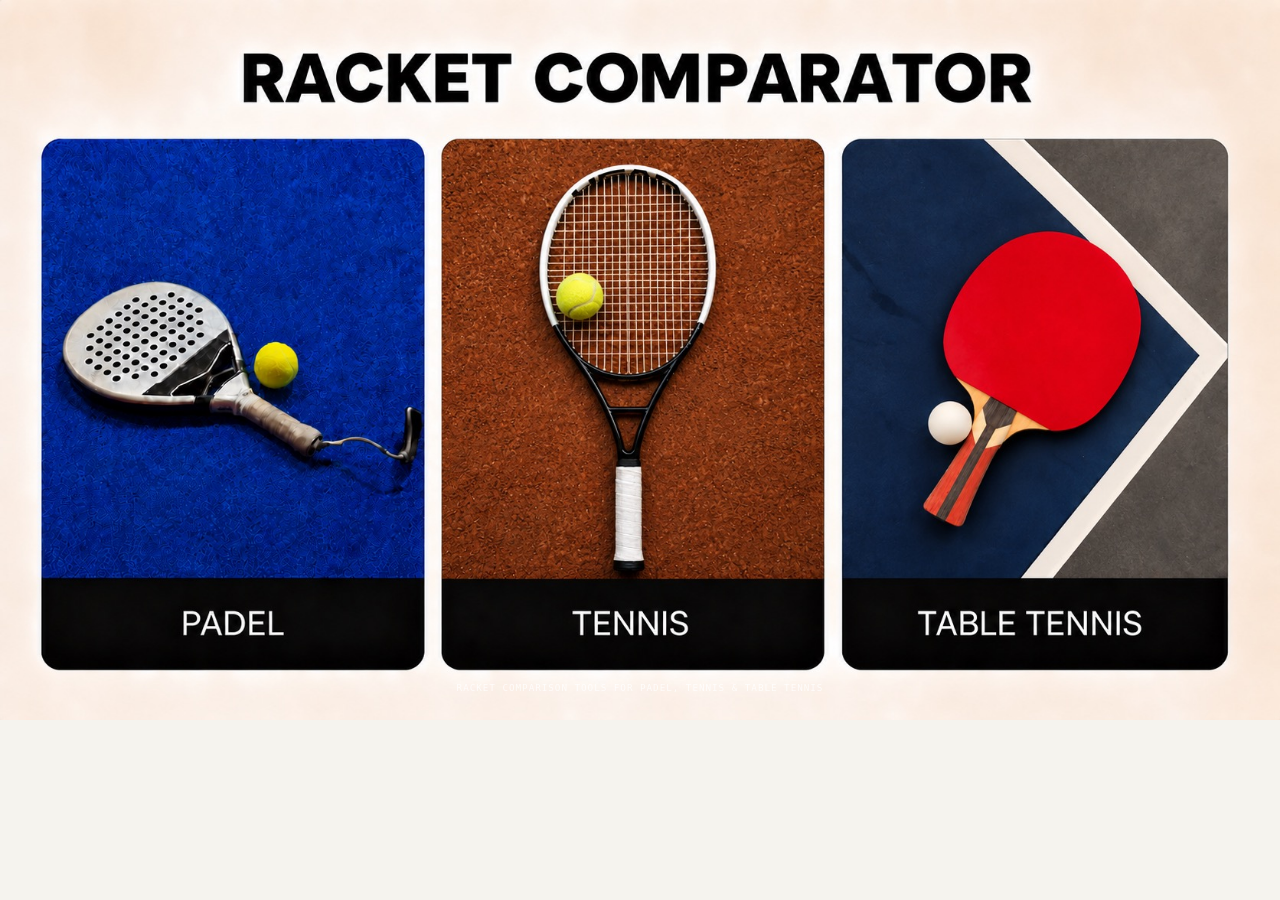
<file: index.html>
<!doctype html>
<html lang="en">
  <head>
    <meta charset="UTF-8" />
    <meta name="viewport" content="width=device-width, initial-scale=1.0" />
    <meta http-equiv="Content-Security-Policy" content="default-src 'self'; script-src 'self' https://www.googletagmanager.com 'sha256-LGXcC2w/4hWCQeEHNupfVR2fGxEdP08iNsHvJnNycjw='; style-src 'self' 'unsafe-inline' https://fonts.googleapis.com; font-src 'self' https://fonts.gstatic.com data:; img-src 'self' data:; connect-src 'self' https://www.google-analytics.com https://region1.google-analytics.com; object-src 'none'; base-uri 'self'; form-action 'self'; frame-src 'none'" />
    <link rel="icon" type="image/png" href="assets/racket-comparator-favicon.png" />
    <meta name="description" content="Compare padel rackets, tennis racquets and table tennis blades, bats and complete setups." />
    <meta name="robots" content="index,follow,max-image-preview:large" />
    <link rel="canonical" href="https://racketcomparator.com/" />
    <meta property="og:type" content="website" />
    <meta property="og:url" content="https://racketcomparator.com/" />
    <meta property="og:title" content="SPORT RACKET COMPARATOR | Find Your Racket" />
    <meta property="og:description" content="Compare padel rackets, tennis racquets and table tennis blades, bats and complete setups." />
    <meta property="og:image" content="https://racketcomparator.com/assets/sport-racket-comparator-launcher-unified-v1.jpg" />
    <meta property="og:image:width" content="1672" />
    <meta property="og:image:height" content="941" />
    <meta property="og:image:alt" content="Padel, tennis and table tennis racket cards for Sport Racket Comparator" />
    <meta name="twitter:card" content="summary_large_image" />
    <meta name="twitter:title" content="SPORT RACKET COMPARATOR | Find Your Racket" />
    <meta name="twitter:description" content="Compare padel rackets, tennis racquets and table tennis blades, bats and complete setups." />
    <meta name="twitter:image" content="https://racketcomparator.com/assets/sport-racket-comparator-launcher-unified-v1.jpg" />
    <title>SPORT RACKET COMPARATOR | Find Your Racket</title>
    <script async src="https://www.googletagmanager.com/gtag/js?id=G-1HD6YG4XCX"></script>
    <script type="application/ld+json">
      {
        "@context": "https://schema.org",
        "@graph": [
          {
            "@type": "WebSite",
            "@id": "https://racketcomparator.com/#website",
            "url": "https://racketcomparator.com/",
            "name": "SPORT RACKET COMPARATOR",
            "description": "Compare padel rackets, tennis racquets and table tennis blades, bats and complete setups.",
            "inLanguage": ["en", "sk", "cs"]
          },
          {
            "@type": "WebApplication",
            "@id": "https://racketcomparator.com/#app",
            "name": "SPORT RACKET COMPARATOR",
            "url": "https://racketcomparator.com/",
            "description": "Compare padel rackets, tennis racquets and table tennis blades, bats and complete setups.",
            "applicationCategory": "SportsApplication",
            "operatingSystem": "Web",
            "inLanguage": ["en", "sk", "cs"],
            "isPartOf": { "@id": "https://racketcomparator.com/#website" }
          }
        ]
      }
    </script>
    <link rel="preconnect" href="https://fonts.googleapis.com" />
    <link rel="preconnect" href="https://fonts.gstatic.com" crossorigin />
    <link href="https://fonts.googleapis.com/css2?family=DM+Mono:wght@400;500&family=Manrope:wght@400;500;600;700;800&display=swap" rel="stylesheet" />
    <link rel="stylesheet" href="styles.css?v=20260910-homepage-fast-load" />
  </head>
  <body>
    <aside class="analytics-consent" id="analytics-consent" role="dialog" aria-live="polite" aria-label="Analytics consent">
      <p data-sk="Používame anonymizované analytické cookies, aby sme vedeli zlepšovať porovnávač." data-en="We use anonymised analytics cookies to improve the comparator.">We use anonymised analytics cookies to improve the comparator.</p>
      <div><button type="button" id="analytics-decline" data-sk="Nie, ďakujem" data-en="No, thanks">No, thanks</button><button type="button" id="analytics-accept" data-sk="Súhlasím" data-en="I agree">I agree</button></div>
    </aside>
    <header class="site-header">
      <a class="brand" href="#top" aria-label="Racket Comparator home" data-aria-sk="Porovnávač rakiet domov" data-aria-en="Racket Comparator home">
        <span class="brand-mark"><i></i><i></i><i></i></span>
        <span>RACKET COMPARATOR</span>
      </a>
      <p class="header-note">Lepšia voľba, menej nákupov naslepo.</p>
    </header>

    <main id="top">
      <section class="sport-launcher" aria-labelledby="sport-launcher-title">
        <h1 class="visually-hidden" id="sport-launcher-title">Sport Racket Comparator</h1>
        <picture><source media="(max-width: 700px)" srcset="[data-uri]" /><img src="assets/sport-racket-comparator-launcher-unified-v1.jpg" width="1672" height="941" fetchpriority="high" decoding="async" alt="Three sport cards: padel, tennis and table tennis." /></picture>
        <div class="sport-launcher-mobile" aria-label="Choose a sport">
          <a class="sport-launcher-mobile-card padel" href="padel/" aria-label="Open the Padel Racket Comparator"><picture><source media="(max-width: 700px)" srcset="assets/sport-racket-comparator-padel-mobile-v1.jpg" /><img src="[data-uri]" width="503" height="694" decoding="async" alt="" /></picture></a>
          <a class="sport-launcher-mobile-card tennis" href="tennis/" aria-label="Open the Tennis Racket Comparator"><picture><source media="(max-width: 700px)" srcset="assets/sport-racket-comparator-tennis-mobile-v1.jpg" /><img src="[data-uri]" width="503" height="694" loading="lazy" decoding="async" alt="" /></picture></a>
          <a class="sport-launcher-mobile-card table-tennis sport-launcher-table-tennis" href="#table-tennis-comparator" aria-label="Open the Table Tennis Racket Comparator"><picture><source media="(max-width: 700px)" srcset="assets/sport-racket-comparator-table-tennis-mobile-v1.jpg" /><img src="[data-uri]" width="503" height="694" loading="lazy" decoding="async" alt="" /></picture></a>
        </div>
        <div class="sport-launcher-actions">
          <a class="sport-launcher-padel" href="padel/" aria-label="Open the Padel Racket Comparator"><span class="visually-hidden">Open the Padel Racket Comparator</span></a>
          <a class="sport-launcher-tennis" href="tennis/" aria-label="Open the Tennis Racket Comparator"><span class="visually-hidden">Open the Tennis Racket Comparator</span></a>
          <a class="sport-launcher-table-tennis" href="#table-tennis-comparator" aria-label="Open the Table Tennis Racket Comparator"><span class="visually-hidden">Open Table Tennis Racket Comparator</span></a>
        </div>
        <p class="sport-launcher-note">RACKET COMPARISON TOOLS FOR PADEL, TENNIS &amp; TABLE TENNIS</p>
      </section>

      <div class="table-tennis-module" id="table-tennis-comparator" hidden tabindex="-1">
      <section class="hero">
        <h1 class="hero-title">RACKET<br />COMPARATOR</h1>
        <div class="hero-arrow" aria-hidden="true"><i class="arrow-left"></i><i class="arrow-right"></i></div>
        <p class="hero-sport">TABLE TENNIS</p>
        <p class="hero-proof" aria-label="Racket Comparator catalogue statistics"><span>📊 <b>27,301</b> RACKET COMPARISONS</span><i>·</i><span>🏓 <b>684</b> BLADES</span><i>·</i><span>🎯 <b>711</b> RUBBERS</span></p>
        <div class="hero-content">
          <p class="eyebrow">EQUIPMENT THAT FITS YOUR GAME</p>
          <p class="hero-copy">Use this table tennis blade and bat comparison tool to see how a blade and rubber change can affect your real game — not just a catalog rating.</p>
          <div class="hero-setups" aria-label="Example comparison" data-aria-sk="Ukážkové porovnanie" data-aria-en="Example comparison"><span class="blue-dot"></span><b>Viscaria</b> + Zyre 03 <span class="hero-vs">↔</span><span class="red-dot"></span><b>Fan Zhendong ALC</b> + Dignics 09C</div>
          <a class="scroll-cta" href="#comparator">Start comparing <span>↓</span></a>
        </div>
      </section>

      <section class="comparator-section" id="comparator">
        <div class="setup-grid">
          <article class="setup-card current">
            <div class="card-title">
              <span class="tag localized" data-sk="VLASTNÍM" data-en="CURRENT">VLASTNÍM</span>
              <h3 class="localized" data-sk="Moja aktuálna zostava" data-en="My current setup">Moja aktuálna zostava</h3>
            </div>
            <div class="form-row blade-frame">
              <label for="current-blade"><b class="localized" data-sk="DREVO" data-en="BLADE" data-cs="DŘEVO">DREVO</b> <span class="localized-secondary" data-sk="BLADE" data-en="DREVO" data-cs="BLADE">BLADE</span></label>
              <div class="product-picker blade-picker"><select id="current-blade-brand" data-setup="current" data-part="blade" data-picker="brand"></select><select id="current-blade" data-setup="current" data-part="blade" data-picker="model"></select><select id="current-blade-year" class="blade-year-select" aria-label="Rok výroby dreva" data-aria-sk="Rok výroby dreva" data-aria-en="Blade production year" title="Rok výroby dreva"></select></div><div class="other-product other-product-blade hidden" id="current-blade-other"><input id="current-blade-other-brand" placeholder="INÁ ZNAČKA DREVA" /><input id="current-blade-other-model" placeholder="MODEL DREVA" /><input id="current-blade-other-year" type="number" min="1950" max="2026" placeholder="ROK" /><small data-sk="Neoverená značka — odošle sa na kontrolu." data-en="Unverified brand — it will be submitted for review.">Neoverená značka — odošle sa na kontrolu.</small></div>
              <small class="blade-year-hint localized" data-sk="Ak rok nezmeníš, porovnávame aktuálnu verziu 2026." data-en="If unchanged, the current 2026 version is compared.">Ak rok nezmeníš, porovnávame aktuálnu verziu 2026.</small>
            </div>
            <div class="form-row rubber-fh">
              <label for="current-fh"><b class="localized" data-sk="FOREHAND POŤAH" data-en="FOREHAND RUBBER" data-cs="FOREHAND POTAH">FOREHAND POŤAH</b> <span class="localized-secondary" data-sk="FH RUBBER" data-en="FH RUBBER" data-cs="FH RUBBER">FH RUBBER</span></label>
              <div class="product-picker rubber-picker"><select id="current-fh-brand" data-setup="current" data-part="fh" data-picker="brand" aria-label="Značka poťahu" data-aria-sk="Značka poťahu" data-aria-en="Rubber brand"></select><select id="current-fh" data-setup="current" data-part="fh" data-picker="model" aria-label="Model poťahu" data-aria-sk="Model poťahu" data-aria-en="Rubber model"></select><select id="current-fh-thickness" aria-label="Hrúbka poťahu" data-aria-sk="Hrúbka poťahu" data-aria-en="Rubber thickness"></select></div><div class="other-product hidden" id="current-fh-other"><input id="current-fh-other-brand" placeholder="INÁ ZNAČKA POŤAHU" /><input id="current-fh-other-model" placeholder="MODEL POŤAHU" /><small data-sk="Neoverená značka — odošle sa na kontrolu." data-en="Unverified brand — it will be submitted for review.">Neoverená značka — odošle sa na kontrolu.</small></div>
            </div>
            <div class="form-row rubber-bh">
              <label for="current-bh"><b class="localized" data-sk="BACKHAND POŤAH" data-en="BACKHAND RUBBER" data-cs="BACKHAND POTAH">BACKHAND POŤAH</b> <span class="localized-secondary" data-sk="BH RUBBER" data-en="BH RUBBER" data-cs="BH RUBBER">BH RUBBER</span></label>
              <div class="product-picker rubber-picker"><select id="current-bh-brand" data-setup="current" data-part="bh" data-picker="brand" aria-label="Značka poťahu" data-aria-sk="Značka poťahu" data-aria-en="Rubber brand"></select><select id="current-bh" data-setup="current" data-part="bh" data-picker="model" aria-label="Model poťahu" data-aria-sk="Model poťahu" data-aria-en="Rubber model"></select><select id="current-bh-thickness" aria-label="Hrúbka poťahu" data-aria-sk="Hrúbka poťahu" data-aria-en="Rubber thickness"></select></div><div class="other-product hidden" id="current-bh-other"><input id="current-bh-other-brand" placeholder="INÁ ZNAČKA POŤAHU" /><input id="current-bh-other-model" placeholder="MODEL POŤAHU" /><small data-sk="Neoverená značka — odošle sa na kontrolu." data-en="Unverified brand — it will be submitted for review.">Neoverená značka — odošle sa na kontrolu.</small></div>
            </div>
            <div class="setup-stats" id="current-stats"></div>
          </article>

          <div class="vs-divider" aria-hidden="true"><span>VS</span></div>

          <article class="setup-card target">
            <div class="card-title">
              <span class="tag orange localized" data-sk="ZVAŽUJEM" data-en="COMPARING">ZVAŽUJEM</span>
              <h3 class="localized" data-sk="Porovnávaná zostava" data-en="Compared setup">Porovnávaná zostava</h3>
            </div>
            <div class="form-row blade-frame">
              <label for="target-blade"><b class="localized" data-sk="DREVO" data-en="BLADE" data-cs="DŘEVO">DREVO</b> <span class="localized-secondary" data-sk="BLADE" data-en="DREVO" data-cs="BLADE">BLADE</span></label>
              <div class="product-picker blade-picker"><select id="target-blade-brand" data-setup="target" data-part="blade" data-picker="brand"></select><select id="target-blade" data-setup="target" data-part="blade" data-picker="model"></select><select id="target-blade-year" class="blade-year-select" aria-label="Rok výroby dreva" data-aria-sk="Rok výroby dreva" data-aria-en="Blade production year" title="Rok výroby dreva"></select></div><div class="other-product other-product-blade hidden" id="target-blade-other"><input id="target-blade-other-brand" placeholder="INÁ ZNAČKA DREVA" /><input id="target-blade-other-model" placeholder="MODEL DREVA" /><input id="target-blade-other-year" type="number" min="1950" max="2026" placeholder="ROK" /><small data-sk="Neoverená značka — odošle sa na kontrolu." data-en="Unverified brand — it will be submitted for review.">Neoverená značka — odošle sa na kontrolu.</small></div>
              <small class="blade-year-hint localized" data-sk="Ak rok nezmeníš, porovnávame aktuálnu verziu 2026." data-en="If unchanged, the current 2026 version is compared.">Ak rok nezmeníš, porovnávame aktuálnu verziu 2026.</small>
            </div>
            <div class="form-row rubber-fh">
              <label for="target-fh"><b class="localized" data-sk="FOREHAND POŤAH" data-en="FOREHAND RUBBER" data-cs="FOREHAND POTAH">FOREHAND POŤAH</b> <span class="localized-secondary" data-sk="FH RUBBER" data-en="FH RUBBER" data-cs="FH RUBBER">FH RUBBER</span></label>
              <div class="product-picker rubber-picker"><select id="target-fh-brand" data-setup="target" data-part="fh" data-picker="brand" aria-label="Značka poťahu" data-aria-sk="Značka poťahu" data-aria-en="Rubber brand"></select><select id="target-fh" data-setup="target" data-part="fh" data-picker="model" aria-label="Model poťahu" data-aria-sk="Model poťahu" data-aria-en="Rubber model"></select><select id="target-fh-thickness" aria-label="Hrúbka poťahu" data-aria-sk="Hrúbka poťahu" data-aria-en="Rubber thickness"></select></div><div class="other-product hidden" id="target-fh-other"><input id="target-fh-other-brand" placeholder="INÁ ZNAČKA POŤAHU" /><input id="target-fh-other-model" placeholder="MODEL POŤAHU" /><small data-sk="Neoverená značka — odošle sa na kontrolu." data-en="Unverified brand — it will be submitted for review.">Neoverená značka — odošle sa na kontrolu.</small></div>
            </div>
            <div class="form-row rubber-bh">
              <label for="target-bh"><b class="localized" data-sk="BACKHAND POŤAH" data-en="BACKHAND RUBBER" data-cs="BACKHAND POTAH">BACKHAND POŤAH</b> <span class="localized-secondary" data-sk="BH RUBBER" data-en="BH RUBBER" data-cs="BH RUBBER">BH RUBBER</span></label>
              <div class="product-picker rubber-picker"><select id="target-bh-brand" data-setup="target" data-part="bh" data-picker="brand" aria-label="Značka poťahu" data-aria-sk="Značka poťahu" data-aria-en="Rubber brand"></select><select id="target-bh" data-setup="target" data-part="bh" data-picker="model" aria-label="Model poťahu" data-aria-sk="Model poťahu" data-aria-en="Rubber model"></select><select id="target-bh-thickness" aria-label="Hrúbka poťahu" data-aria-sk="Hrúbka poťahu" data-aria-en="Rubber thickness"></select></div><div class="other-product hidden" id="target-bh-other"><input id="target-bh-other-brand" placeholder="INÁ ZNAČKA POŤAHU" /><input id="target-bh-other-model" placeholder="MODEL POŤAHU" /><small data-sk="Neoverená značka — odošle sa na kontrolu." data-en="Unverified brand — it will be submitted for review.">Neoverená značka — odošle sa na kontrolu.</small></div>
            </div>
            <div class="setup-stats" id="target-stats"></div>
          </article>
        </div>
      </section>

      <section class="profile-section">
        <div class="section-heading compact">
          <div>
            <p class="eyebrow" data-sk="02 / TVOJ PROFIL" data-en="02 / YOUR PROFILE">02 / TVOJ PROFIL</p>
            <h2 data-sk="Ako reálne hráš?" data-en="How do you actually play?">Ako reálne hráš?</h2>
          </div>
          <p data-sk="Čím presnejší profil, tým užitočnejšie odporúčanie." data-en="The more accurate your profile, the more useful the recommendation.">Čím presnejší profil, tým užitočnejšie odporúčanie.</p>
        </div>
        <div class="profile-form">
          <label><span data-sk="Vek" data-en="Age">Vek</span>
            <select id="age"><option value="under13" data-sk="do 12 rokov" data-en="12 or younger">do 12 rokov</option><option value="13-17" data-sk="13–17 rokov" data-en="13–17 years">13–17 rokov</option><option value="18-34" selected data-sk="18–34 rokov" data-en="18–34 years">18–34 rokov</option><option value="35-49" data-sk="35–49 rokov" data-en="35–49 years">35–49 rokov</option><option value="50-64" data-sk="50–64 rokov" data-en="50–64 years">50–64 rokov</option><option value="65plus" data-sk="65+ rokov" data-en="65+ years">65+ rokov</option></select>
          </label>
          <label><span data-sk="Ako dlho hráš stolný tenis?" data-en="How long have you played table tennis?">Ako dlho hráš stolný tenis?</span>
            <select id="experience"><option value="under1" data-sk="menej ako 1 rok" data-en="less than 1 year">menej ako 1 rok</option><option value="1-3" data-sk="1–3 roky" data-en="1–3 years">1–3 roky</option><option value="4-7" data-sk="4–7 rokov" data-en="4–7 years">4–7 rokov</option><option value="8-15" data-sk="8–15 rokov" data-en="8–15 years">8–15 rokov</option><option value="15plus" data-sk="15+ rokov" data-en="15+ years">15+ rokov</option></select>
          </label>
          <label><span data-sk="Typ hráča" data-en="Player status">Typ hráča</span>
            <select id="player-status" onchange="toggleLeague()"><option value="unregistered" selected data-sk="Neregistrovaný hráč" data-en="Unregistered player">Neregistrovaný hráč</option><option value="registered" data-sk="Registrovaný hráč" data-en="Registered player">Registrovaný hráč</option></select>
          </label>
          <label id="league-wrap" class="hidden"><span data-sk="Slovenská liga" data-en="League level">League level</span>
            <select id="league-level"><option data-sk="Extra liga" data-en="Top division">Top division</option><option data-sk="1. liga" data-en="1st division">1st division</option><option data-sk="2. liga" data-en="2nd division">2nd division</option><option data-sk="3. liga" data-en="3rd division">3rd division</option><option data-sk="4. liga" data-en="4th division">4th division</option><option data-sk="5. liga" data-en="5th division">5th division</option><option data-sk="6. liga" data-en="6th division">6th division</option><option data-sk="7. liga" data-en="7th division">7th division</option><option data-sk="8. liga" data-en="8th division">8th division</option><option data-sk="9. liga" data-en="9th division">9th division</option><option data-sk="10. liga" data-en="10th division">10th division</option></select>
          </label>
          <label id="equivalent-wrap"><span data-sk="Približná úroveň voči registrovaným" data-en="Approximate level compared with registered players">Približná úroveň voči registrovaným</span>
            <select id="equivalent-level"><option data-sk="Pod úrovňou 10. ligy" data-en="Below 10th league level">Pod úrovňou 10. ligy</option><option data-sk="Približne 10.–7. liga" data-en="Approximately 10th–7th league">Približne 10.–7. liga</option><option data-sk="Približne 6.–4. liga" data-en="Approximately 6th–4th league">Približne 6.–4. liga</option><option data-sk="Približne 3.–2. liga" data-en="Approximately 3rd–2nd league">Približne 3.–2. liga</option><option data-sk="Približne 1. liga" data-en="Approximately 1st league">Približne 1. liga</option><option data-sk="Približne Extra liga" data-en="Approximately Extra League">Približne Extra liga</option></select>
          </label>
          <label><span data-sk="Úroveň hry" data-en="Playing level">Úroveň hry</span>
            <select id="level">
              <option value="beginner" data-sk="Začiatočník" data-en="Beginner">Začiatočník</option>
              <option value="club" selected data-sk="Klubový hráč" data-en="Club player">Klubový hráč</option>
              <option value="league" data-sk="Ligový hráč" data-en="League player">Ligový hráč</option>
              <option value="advanced" data-sk="Výkonnostný hráč" data-en="Advanced competitive player">Výkonnostný hráč</option>
            </select>
          </label>
          <label><span data-sk="Tréningy za týždeň" data-en="Training sessions per week">Tréningy za týždeň</span>
            <select id="training">
              <option value="1" data-sk="1× týždenne" data-en="Once a week">1× týždenne</option>
              <option value="2" selected data-sk="2–3× týždenne" data-en="2–3 times a week">2–3× týždenne</option>
              <option value="4" data-sk="4× a viac" data-en="4 or more times a week">4× a viac</option>
            </select>
          </label>
          <label>Forehand topspin
            <select id="fh-skill">
              <option value="basic" data-sk="Základný" data-en="Basic">Základný</option>
              <option value="regular" selected data-sk="Pravidelný" data-en="Consistent">Pravidelný</option>
              <option value="advanced" data-sk="Pokročilý" data-en="Advanced">Pokročilý</option>
            </select>
          </label>
          <label>Backhand topspin
            <select id="bh-skill">
              <option value="basic" selected data-sk="Základný" data-en="Basic">Základný</option>
              <option value="regular" data-sk="Pravidelný" data-en="Consistent">Pravidelný</option>
              <option value="advanced" data-sk="Pokročilý" data-en="Advanced">Pokročilý</option>
            </select>
          </label>
          <label><span data-sk="Práca nôh" data-en="Footwork">Práca nôh</span>
            <select id="footwork">
              <option value="basic" data-sk="Základná" data-en="Basic">Základná</option>
              <option value="average" selected data-sk="Priemerná" data-en="Average">Priemerná</option>
              <option value="good" data-sk="Dobrá" data-en="Good">Dobrá</option>
              <option value="excellent" data-sk="Veľmi dobrá" data-en="Excellent">Veľmi dobrá</option>
            </select>
          </label>
          <label><span data-sk="Vzdialenosť od stola" data-en="Distance from the table">Vzdialenosť od stola</span>
            <select id="distance">
              <option value="close" selected data-sk="Pri stole" data-en="Close to the table">Pri stole</option>
              <option value="mid" data-sk="Stredná vzdialenosť" data-en="Mid-distance">Stredná vzdialenosť</option>
              <option value="far" data-sk="Ďalej od stola" data-en="Away from the table">Ďalej od stola</option>
            </select>
          </label>
        </div>
        <button class="primary-button" id="compare-button"><span data-sk="Porovnať moje zostavy" data-en="Compare my setups">Porovnať moje zostavy</span> <span>→</span></button>
      </section>

      <section class="guide-promo" aria-label="Table tennis stories and guides">
        <div class="guide-preview-image"><img src="assets/table-tennis-rackets-hero.png" loading="lazy" decoding="async" alt="Blue and red table tennis rackets for Racket Comparator" /></div>
        <div class="guide-preview-copy"><p class="eyebrow">TABLE TENNIS STORIES &amp; GUIDES</p><h2><a class="guide-preview-title" href="compare/viscaria-vs-timo-boll-alc/">Viscaria vs Timo Boll ALC: Tenergy 05 vs Dignics 05</a></h2><p>Two classic ALC blades and two benchmark rubbers — understand the differences that matter before changing your setup.</p><p class="guide-preview-note">Read the full comparison <span>→</span></p></div>
      </section>

      <section class="guide-promo" aria-label="DIY table tennis ball stand story">
        <div class="guide-preview-image"><img src="assets/blog/ball-stand-finished.jpg" loading="lazy" decoding="async" alt="Finished DIY table tennis ball stand made from an office-chair base" /></div>
        <div class="guide-preview-copy"><p class="eyebrow">TABLE TENNIS STORIES &amp; GUIDES</p><h2><a class="guide-preview-title" href="blog/diy-table-tennis-ball-stand/">DIY Table Tennis Ball Stand: A €2 Training Upgrade</a></h2><p>How recycled parts became a practical multiball stand — and helped make every training session flow better.</p><p class="guide-preview-note">Read the full story <span>→</span></p></div>
      </section>

      <section class="results hidden" id="results" aria-live="polite">
        <div class="result-intro">
          <p class="eyebrow" data-sk="03 / VÝSLEDOK POROVNANIA" data-en="03 / COMPARISON RESULT">03 / VÝSLEDOK POROVNANIA</p>
          <h2 id="result-title" data-sk="Tvoja analýza" data-en="Your analysis">Tvoja analýza</h2>
          <p id="result-summary"></p>
        </div>
        <div class="compatibility-card">
          <div class="score-ring" id="score-ring"><span id="score-value">--</span><small>/100</small></div>
          <div>
            <p class="eyebrow" data-sk="KOMPATIBILITA ZMENY" data-en="CHANGE COMPATIBILITY">KOMPATIBILITA ZMENY</p>
            <h3 id="compatibility-label"></h3>
            <p id="compatibility-detail"></p>
          </div>
        </div>
        <div class="comparison-details">
          <article class="performance-card">
            <h3 data-sk="Čo sa zmení v hre" data-en="What will change in your game">Čo sa zmení v hre</h3>
            <div id="performance-list"></div>
          </article>
          <article class="advice-card">
            <span class="advice-icon">↗</span>
            <h3 data-sk="Naše odporúčanie" data-en="Our recommendation">Naše odporúčanie</h3>
            <p id="recommendation"></p>
            <p class="disclaimer" data-sk="Predikcia vychádza z modelových vlastností vybavenia a zadaného profilu. Osobný pocit z rakety sa môže líšiť." data-en="The prediction is based on modelled equipment properties and your profile. Your personal feel of the racket may differ.">Predikcia vychádza z modelových vlastností vybavenia a zadaného profilu. Osobný pocit z rakety sa môže líšiť.</p>
          </article>
        </div>
      </section>

      <section class="feedback-section" id="feedback">
        <div class="feedback-copy">
          <p class="eyebrow" data-sk="POMÔŽ NÁM ZLEPŠIŤ POROVNÁVAČ" data-en="HELP US IMPROVE THE COMPARATOR">POMÔŽ NÁM ZLEPŠIŤ POROVNÁVAČ</p>
          <h2 data-sk="Chýba ti značka, model alebo funkcia?" data-en="Missing a brand, model or feature?">Chýba ti značka, model alebo funkcia?</h2>
          <p data-sk="Pošli nám svoj návrh. Každú žiadosť o produkt overíme podľa dôveryhodných zdrojov pred zaradením do katalógu." data-en="Send us your suggestion. We verify every product request against reliable sources before adding it to the catalogue.">Pošli nám svoj návrh. Každú žiadosť o produkt overíme podľa dôveryhodných zdrojov pred zaradením do katalógu.</p>
        </div>
        <form class="feedback-form" id="feedback-form">
          <label for="feedback-type"><span data-sk="Téma" data-en="Topic">Téma</span>
            <select id="feedback-type"><option data-sk="Chýbajúce drevo alebo poťah" data-en="Missing blade or rubber">Chýbajúce drevo alebo poťah</option><option data-sk="Návrh funkcie" data-en="Feature suggestion">Návrh funkcie</option><option data-sk="Chyba v údajoch" data-en="Data error">Chyba v údajoch</option><option data-sk="Iné" data-en="Other">Iné</option></select>
          </label>
          <label for="feedback-message"><span data-sk="Tvoj návrh" data-en="Your suggestion">Tvoj návrh</span>
            <textarea id="feedback-message" required maxlength="1000" placeholder="Napíš nám značku, presný model alebo nápad na zlepšenie…" data-placeholder-sk="Napíš nám značku, presný model alebo nápad na zlepšenie…" data-placeholder-en="Tell us the brand, exact model or your improvement idea…"></textarea>
          </label>
          <p class="feedback-privacy" data-sk="Návrh sa uloží iba v tomto prehliadači na 30 dní. Neukladáme e-mail ani ho nikam neodosielame." data-en="Your suggestion is stored only in this browser for 30 days. We do not store an email address or send it anywhere.">Návrh sa uloží iba v tomto prehliadači na 30 dní. Neukladáme e-mail ani ho nikam neodosielame.</p>
          <button class="feedback-button" type="submit"><span data-sk="Odoslať návrh" data-en="Send suggestion">Odoslať návrh</span> <span>→</span></button>
          <button class="feedback-clear" id="feedback-clear" type="button" data-sk="Vymazať uložené návrhy" data-en="Delete saved suggestions">Vymazať uložené návrhy</button>
          <p class="feedback-status" id="feedback-status" aria-live="polite"></p>
        </form>
      </section>
      </div>
    </main>

    <footer><span class="footer-copy" data-sk="POROVNAVAC RAKIET • Údaje v katalógu overujeme podľa oficiálnych stránok výrobcov, databáz ITTF a porovnávacích dát Revspin. • 2026" data-en="RACKET COMPARATOR • Catalogue data is verified against official manufacturer websites, ITTF databases and Revspin comparison data. • 2026">POROVNAVAC RAKIET • Údaje v katalógu overujeme podľa oficiálnych stránok výrobcov, databáz ITTF a porovnávacích dát Revspin. • 2026</span><a class="footer-blog-link" href="blog/diy-table-tennis-ball-stand/" data-sk="Príbehy a návody" data-cs="Příběhy a návody" data-en="Stories &amp; Guides">Príbehy a návody</a></footer>
    <script src="app.js?v=20260831-security-hardening"></script>
    <script>
      (() => {
        const module = document.getElementById('table-tennis-comparator');
        const openModule = (shouldScroll) => {
          module.hidden = false;
          document.body.classList.add('table-tennis-open');
          if (shouldScroll) requestAnimationFrame(() => module.scrollIntoView({ behavior: 'smooth', block: 'start' }));
        };
        document.querySelectorAll('.sport-launcher-table-tennis').forEach((trigger) => trigger.addEventListener('click', (event) => {
          event.preventDefault();
          history.pushState(null, '', '#table-tennis-comparator');
          openModule(true);
        }));
        if (location.hash === '#table-tennis-comparator') openModule(false);
        window.addEventListener('hashchange', () => {
          if (location.hash === '#table-tennis-comparator') openModule(true);
        });
      })();
    </script>
  </body>
</html>
</file>
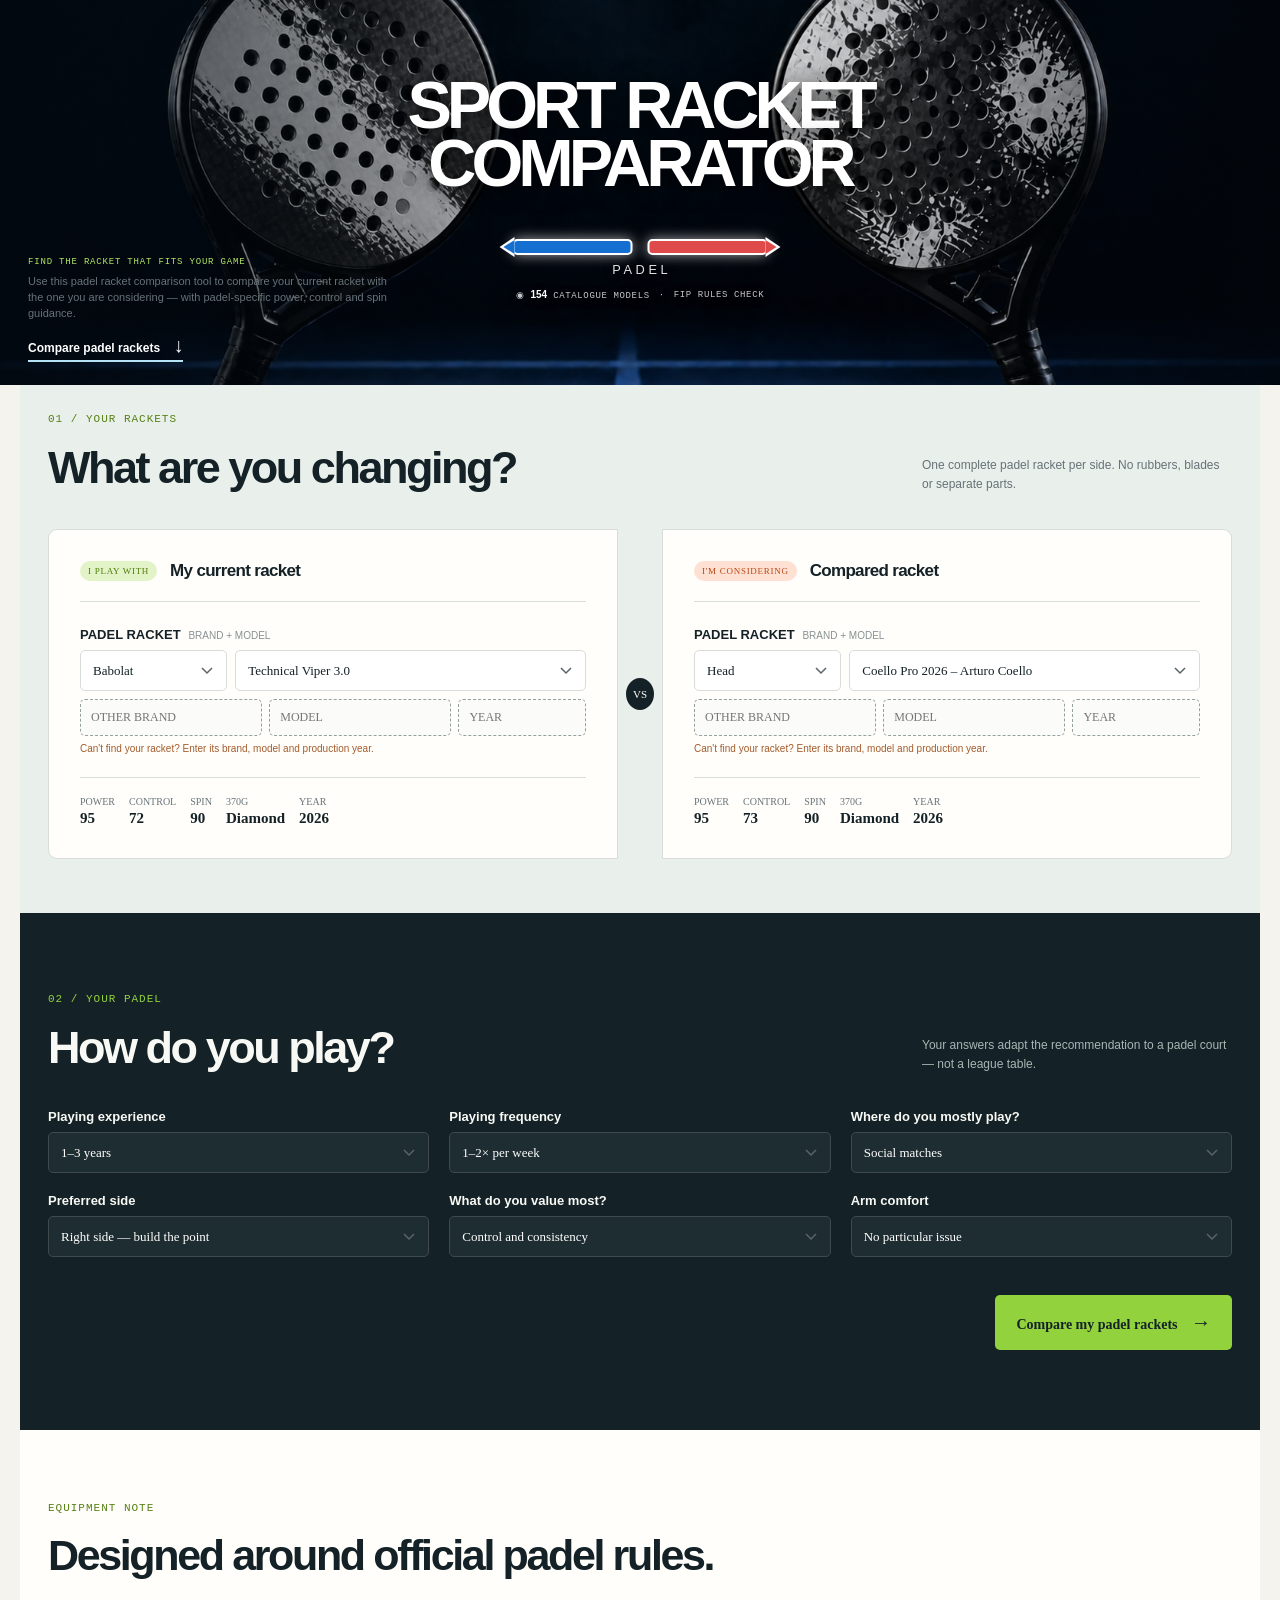
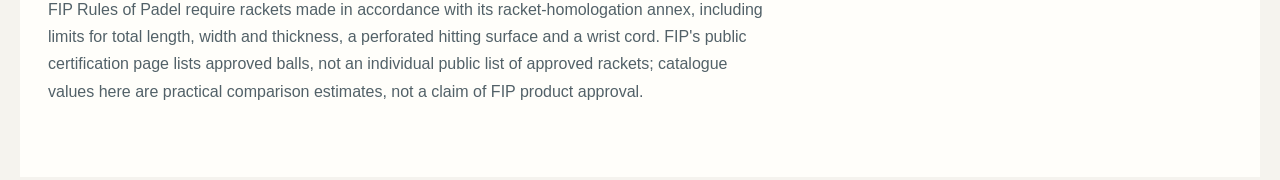
<file: padel/index.html>
<!doctype html>
<html lang="en">
  <head>
    <meta http-equiv="Content-Security-Policy" content="default-src 'self'; script-src 'self'; style-src 'self' 'unsafe-inline' https://fonts.googleapis.com; font-src 'self' https://fonts.gstatic.com data:; img-src 'self' data:; object-src 'none'; base-uri 'self'; form-action 'self'; frame-src 'none'" />
    <meta charset="UTF-8" />
    <meta name="viewport" content="width=device-width, initial-scale=1.0" />
    <link rel="icon" type="image/png" href="../assets/racket-comparator-favicon.png" />
    <meta name="description" content="A padel racket comparison tool: compare rackets by shape, balance, weight, control, power and spin." />
    <meta name="robots" content="index,follow,max-image-preview:large" />
    <link rel="canonical" href="https://racketcomparator.com/padel/" />
    <meta property="og:type" content="website" />
    <meta property="og:url" content="https://racketcomparator.com/padel/" />
    <meta property="og:title" content="SPORT RACKET COMPARATOR | Padel Racket Comparison" />
    <meta property="og:description" content="A padel racket comparison tool: compare rackets by shape, balance, weight, control, power and spin." />
    <meta property="og:image" content="https://racketcomparator.com/assets/padel-rackets-hero-comparator-v4.png" />
    <meta property="og:image:alt" content="Two padel rackets for the Sport Racket Comparator" />
    <meta name="twitter:card" content="summary_large_image" />
    <meta name="twitter:title" content="SPORT RACKET COMPARATOR | Padel Racket Comparison" />
    <meta name="twitter:description" content="A padel racket comparison tool: compare rackets by shape, balance, weight, control, power and spin." />
    <meta name="twitter:image" content="https://racketcomparator.com/assets/padel-rackets-hero-comparator-v4.png" />
    <title>SPORT RACKET COMPARATOR</title>
    <link rel="preconnect" href="https://fonts.googleapis.com" />
    <link rel="preconnect" href="https://fonts.gstatic.com" crossorigin />
    <link href="https://fonts.googleapis.com/css2?family=DM+Mono:wght@400;500&family=Manrope:wght@400;500;600;700;800&display=swap" rel="stylesheet" />
    <link rel="stylesheet" href="../styles.css?v=20260825-padel-launch" />
    <link rel="stylesheet" href="padel.css?v=20260825-padel-preview" />
  </head>
  <body>
    <header class="site-header">
      <a class="brand" href="../" aria-label="Racket Comparator home"><span class="brand-mark"><i></i><i></i><i></i></span><span>RACKET COMPARATOR</span></a>
      <p class="header-note">SPORT RACKET COMPARATOR</p>
    </header>
    <main>
      <section class="hero padel-hero">
        <h1 class="hero-title">SPORT RACKET<br />COMPARATOR</h1>
        <div class="hero-arrow" aria-hidden="true"><i class="arrow-left"></i><i class="arrow-right"></i></div>
        <p class="hero-sport">PADEL</p>
        <p class="hero-proof"><span>◉ <b>154</b> CATALOGUE MODELS</span><i>·</i><span>FIP RULES CHECK</span></p>
        <div class="hero-content"><p class="eyebrow">FIND THE RACKET THAT FITS YOUR GAME</p><p class="hero-copy">Use this padel racket comparison tool to compare your current racket with the one you are considering — with padel-specific power, control and spin guidance.</p><a class="scroll-cta" href="#comparator">Compare padel rackets <span>↓</span></a></div>
      </section>

      <section class="comparator-section" id="comparator">
        <div class="section-heading compact"><div><p class="eyebrow">01 / YOUR RACKETS</p><h2>What are you changing?</h2></div><p>One complete padel racket per side. No rubbers, blades or separate parts.</p></div>
        <div class="setup-grid">
          <article class="setup-card current"><div class="card-title"><span class="tag">I PLAY WITH</span><h3>My current racket</h3></div><div class="form-row"><label for="current-racket-brand"><b>PADEL RACKET</b><span> BRAND + MODEL</span></label><div class="product-picker"><select id="current-racket-brand" data-side="current" aria-label="Current racket brand"></select><select id="current-racket" data-side="current" aria-label="Current racket model"></select></div><div class="other-product hidden" id="current-other"><input id="current-other-brand" placeholder="OTHER BRAND" /><input id="current-other-model" placeholder="MODEL" /><input id="current-other-year" type="number" min="1950" max="2026" placeholder="YEAR" /><small>Can't find your racket? Enter its brand, model and production year.</small></div></div><div class="setup-stats" id="current-stats"></div></article>
          <div class="vs-divider" aria-hidden="true"><span>VS</span></div>
          <article class="setup-card target"><div class="card-title"><span class="tag orange">I'M CONSIDERING</span><h3>Compared racket</h3></div><div class="form-row"><label for="target-racket-brand"><b>PADEL RACKET</b><span> BRAND + MODEL</span></label><div class="product-picker"><select id="target-racket-brand" data-side="target" aria-label="Compared racket brand"></select><select id="target-racket" data-side="target" aria-label="Compared racket model"></select></div><div class="other-product hidden" id="target-other"><input id="target-other-brand" placeholder="OTHER BRAND" /><input id="target-other-model" placeholder="MODEL" /><input id="target-other-year" type="number" min="1950" max="2026" placeholder="YEAR" /><small>Can't find your racket? Enter its brand, model and production year.</small></div></div><div class="setup-stats" id="target-stats"></div></article>
        </div>
      </section>

      <section class="profile-section">
        <div class="section-heading compact"><div><p class="eyebrow">02 / YOUR PADEL</p><h2>How do you play?</h2></div><p>Your answers adapt the recommendation to a padel court — not a league table.</p></div>
        <div class="profile-form">
          <label><span>Playing experience</span><select id="experience"><option value="new">Less than 1 year</option><option value="developing" selected>1–3 years</option><option value="regular">3–6 years</option><option value="advanced">6+ years</option></select></label>
          <label><span>Playing frequency</span><select id="frequency"><option value="casual">A few times a month</option><option value="weekly" selected>1–2× per week</option><option value="often">3–4× per week</option><option value="competitive">5×+ per week</option></select></label>
          <label><span>Where do you mostly play?</span><select id="competition"><option value="social" selected>Social matches</option><option value="club">Club ladder / league</option><option value="tournaments">Tournaments</option></select></label>
          <label><span>Preferred side</span><select id="side"><option value="right" selected>Right side — build the point</option><option value="left">Left side — finish the point</option><option value="both">Both sides equally</option></select></label>
          <label><span>What do you value most?</span><select id="priority"><option value="control" selected>Control and consistency</option><option value="balance">Balanced all-round play</option><option value="power">Power and overheads</option></select></label>
          <label><span>Arm comfort</span><select id="comfort"><option value="normal" selected>No particular issue</option><option value="important">Important — I prefer a forgiving feel</option></select></label>
        </div>
        <button class="primary-button" id="compare-button" type="button">Compare my padel rackets <span>→</span></button>
      </section>

      <section class="results hidden" id="results" aria-live="polite"></section>
      <section class="padel-rules-note"><p class="eyebrow">EQUIPMENT NOTE</p><h2>Designed around official padel rules.</h2><p>FIP Rules of Padel require rackets made in accordance with its racket-homologation annex, including limits for total length, width and thickness, a perforated hitting surface and a wrist cord. FIP's public certification page lists approved balls, not an individual public list of approved rackets; catalogue values here are practical comparison estimates, not a claim of FIP product approval.</p></section>
    </main>
    <footer><span class="footer-copy">RACKET COMPARATOR • PADEL • Catalogue specifications are indicative; verified manufacturer data is added continuously. • 2026</span><a class="footer-blog-link" href="../">All sports</a></footer>
    <script src="padel.js?v=20260829-padel-racket-wording"></script>
  </body>
</html>
</file>
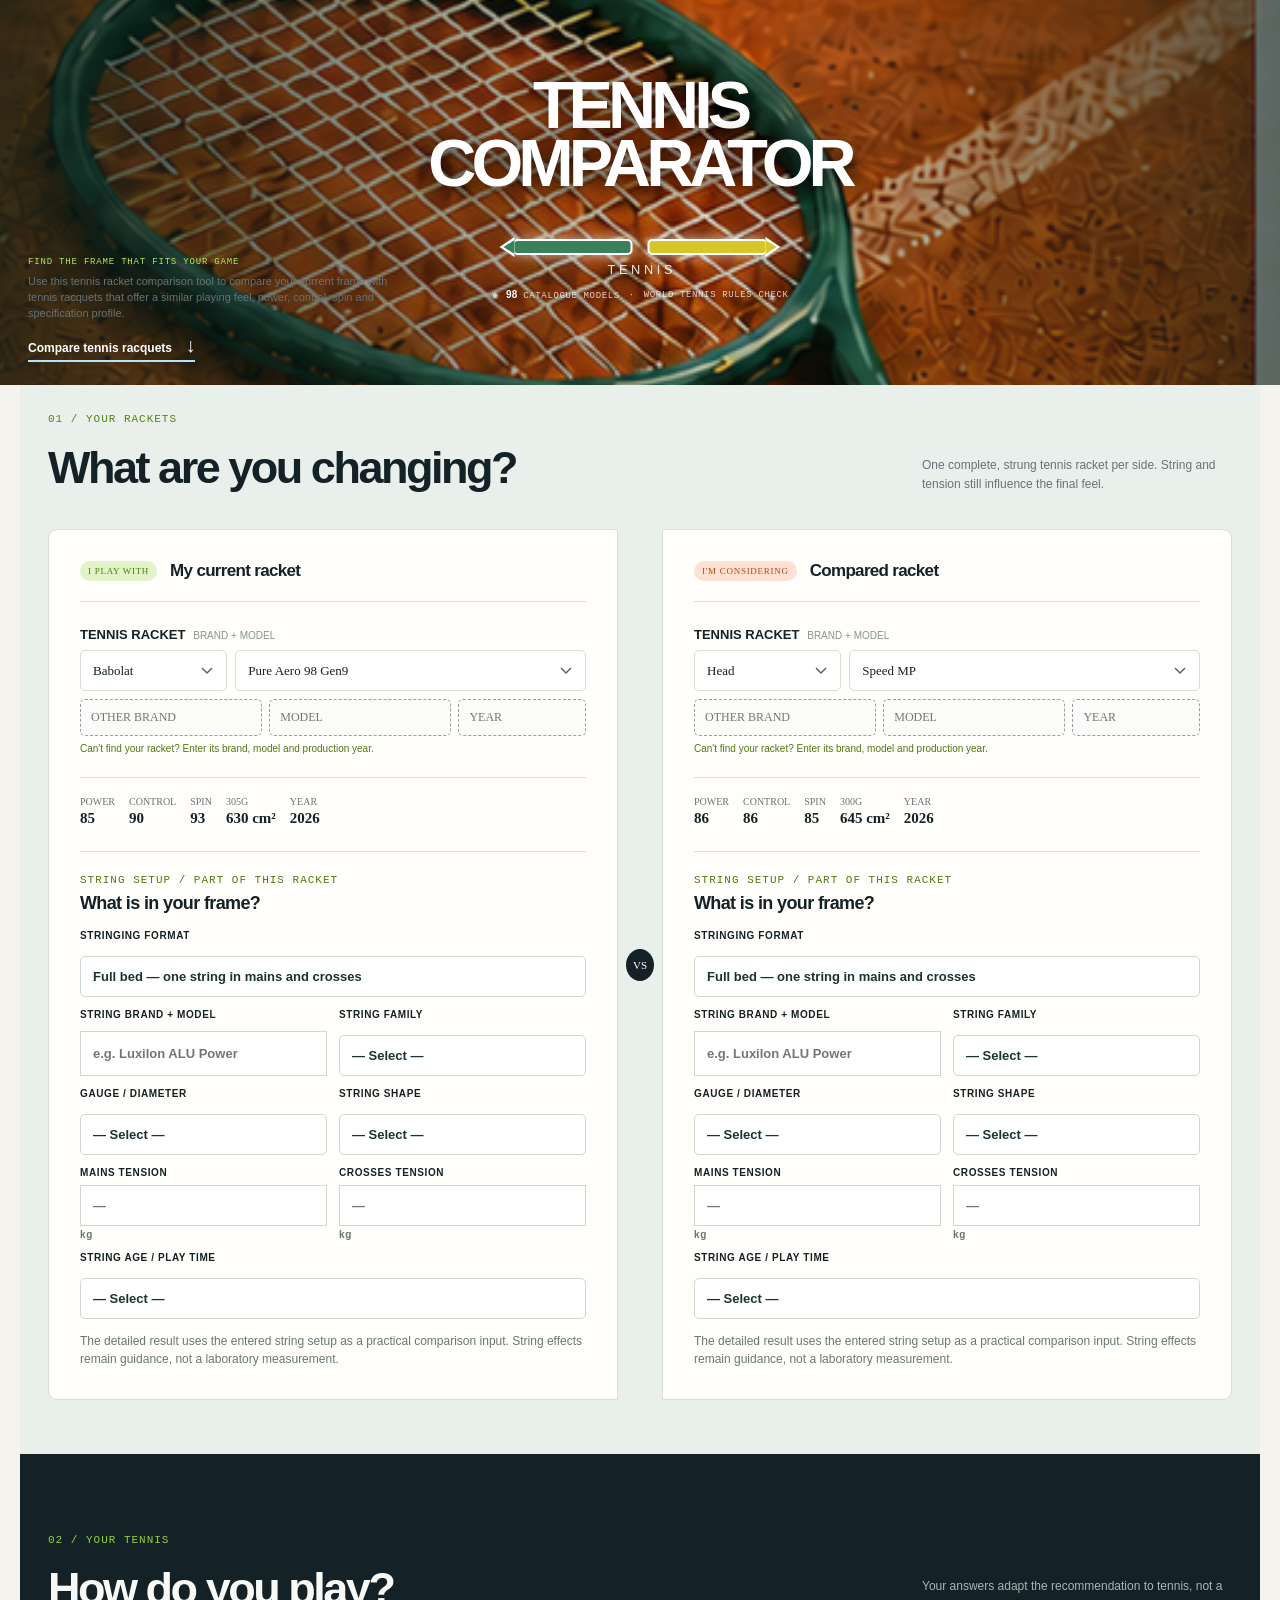
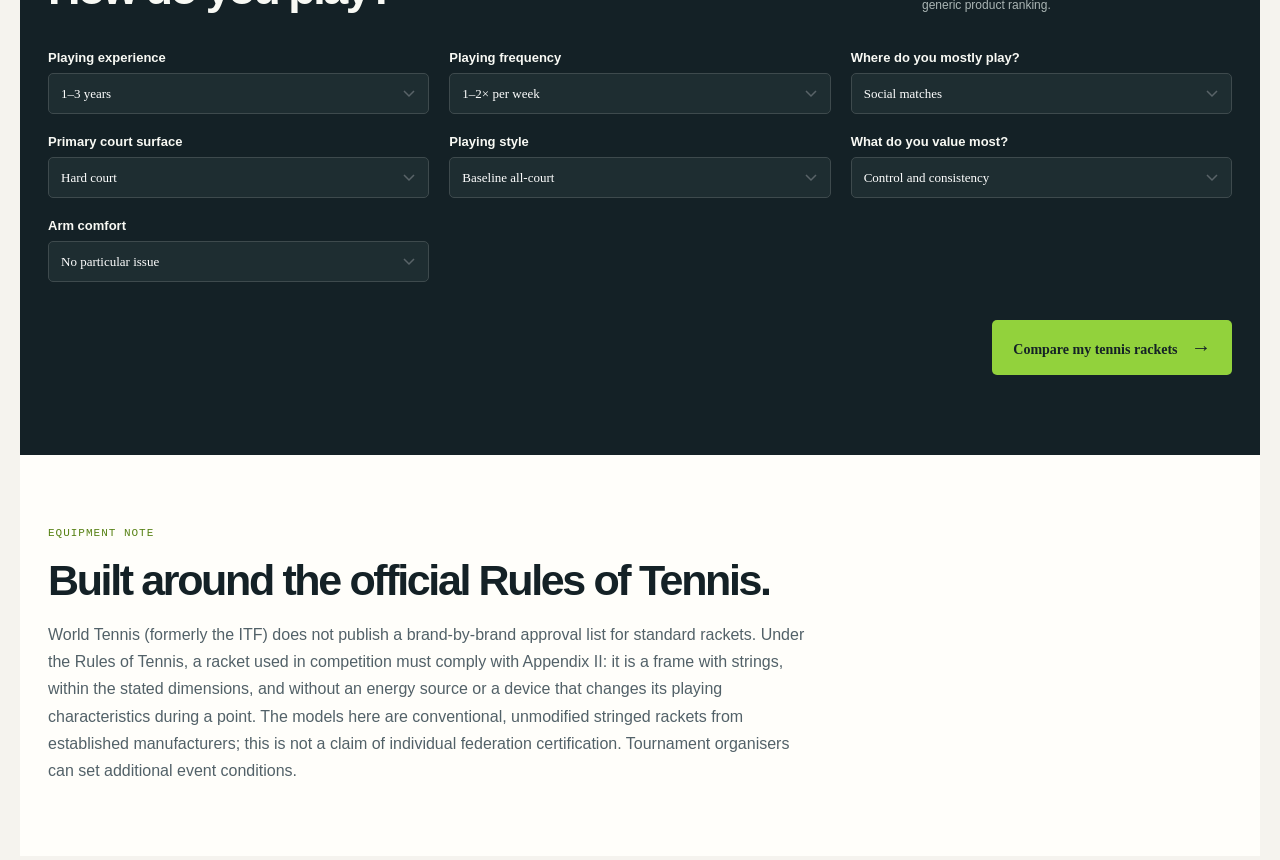
<file: tennis/index.html>
<!doctype html>
<html lang="en"><head><meta http-equiv="Content-Security-Policy" content="default-src 'self'; script-src 'self'; style-src 'self' 'unsafe-inline' https://fonts.googleapis.com; font-src 'self' https://fonts.gstatic.com data:; img-src 'self' data:; object-src 'none'; base-uri 'self'; form-action 'self'; frame-src 'none'" /><meta charset="UTF-8" /><meta name="viewport" content="width=device-width, initial-scale=1.0" /><link rel="icon" type="image/png" href="../assets/racket-comparator-favicon.png" /><meta name="description" content="A tennis racket comparison tool to compare tennis racquets by power, control, spin, head size and weight." /><meta name="robots" content="index,follow,max-image-preview:large" /><link rel="canonical" href="https://racketcomparator.com/tennis/" /><meta property="og:type" content="website" /><meta property="og:url" content="https://racketcomparator.com/tennis/" /><meta property="og:title" content="TENNIS RACKET COMPARATOR | Compare Tennis Racquets" /><meta property="og:description" content="A tennis racket comparison tool to compare tennis racquets by power, control, spin, head size and weight." /><meta property="og:image" content="https://racketcomparator.com/assets/sport-racket-comparator-launcher-v3.png" /><meta property="og:image:alt" content="Tennis racket for the Tennis Racket Comparator" /><meta name="twitter:card" content="summary_large_image" /><meta name="twitter:title" content="TENNIS RACKET COMPARATOR | Compare Tennis Racquets" /><meta name="twitter:description" content="A tennis racket comparison tool to compare tennis racquets by power, control, spin, head size and weight." /><meta name="twitter:image" content="https://racketcomparator.com/assets/sport-racket-comparator-launcher-v3.png" /><title>TENNIS RACKET COMPARATOR | Compare Tennis Racquets</title><link rel="preconnect" href="https://fonts.googleapis.com" /><link rel="preconnect" href="https://fonts.gstatic.com" crossorigin /><link href="https://fonts.googleapis.com/css2?family=DM+Mono:wght@400;500&family=Manrope:wght@400;500;600;700;800&display=swap" rel="stylesheet" /><link rel="stylesheet" href="../styles.css?v=20260826-tennis-launch" /><link rel="stylesheet" href="tennis.css?v=20260826-tennis-launch" /></head>
<body><header class="site-header"><a class="brand" href="../" aria-label="Racket Comparator home"><span class="brand-mark"><i></i><i></i><i></i></span><span>RACKET COMPARATOR</span></a><p class="header-note">TENNIS RACKET COMPARATOR</p></header><main>
<section class="hero tennis-hero"><h1 class="hero-title">TENNIS<br />COMPARATOR</h1><div class="hero-arrow" aria-hidden="true"><i class="arrow-left"></i><i class="arrow-right"></i></div><p class="hero-sport">TENNIS</p><p class="hero-proof"><span>◉ <b>98</b> CATALOGUE MODELS</span><i>·</i><span>WORLD TENNIS RULES CHECK</span></p><div class="hero-content"><p class="eyebrow">FIND THE FRAME THAT FITS YOUR GAME</p><p class="hero-copy">Use this tennis racket comparison tool to compare your current frame with tennis racquets that offer a similar playing feel, power, control, spin and specification profile.</p><a class="scroll-cta" href="#comparator">Compare tennis racquets <span>↓</span></a></div></section>
<section class="comparator-section" id="comparator"><div class="section-heading compact"><div><p class="eyebrow">01 / YOUR RACKETS</p><h2>What are you changing?</h2></div><p>One complete, strung tennis racket per side. String and tension still influence the final feel.</p></div><div class="setup-grid"><article class="setup-card current"><div class="card-title"><span class="tag">I PLAY WITH</span><h3>My current racket</h3></div><div class="form-row"><label for="current-racket-brand"><b>TENNIS RACKET</b><span> BRAND + MODEL</span></label><div class="product-picker"><select id="current-racket-brand" data-side="current" aria-label="Current racket brand"></select><select id="current-racket" data-side="current" aria-label="Current racket model"></select></div><div class="other-product hidden" id="current-other"><input id="current-other-brand" placeholder="OTHER BRAND" /><input id="current-other-model" placeholder="MODEL" /><input id="current-other-year" type="number" min="1950" max="2026" placeholder="YEAR" /><small>Can't find your racket? Enter its brand, model and production year.</small></div></div><div class="setup-stats" id="current-stats"></div></article><div class="vs-divider" aria-hidden="true"><span>VS</span></div><article class="setup-card target"><div class="card-title"><span class="tag orange">I'M CONSIDERING</span><h3>Compared racket</h3></div><div class="form-row"><label for="target-racket-brand"><b>TENNIS RACKET</b><span> BRAND + MODEL</span></label><div class="product-picker"><select id="target-racket-brand" data-side="target" aria-label="Compared racket brand"></select><select id="target-racket" data-side="target" aria-label="Compared racket model"></select></div><div class="other-product hidden" id="target-other"><input id="target-other-brand" placeholder="OTHER BRAND" /><input id="target-other-model" placeholder="MODEL" /><input id="target-other-year" type="number" min="1950" max="2026" placeholder="YEAR" /><small>Can't find your racket? Enter its brand, model and production year.</small></div></div><div class="setup-stats" id="target-stats"></div></article></div></section>
<section class="profile-section"><div class="section-heading compact"><div><p class="eyebrow">02 / YOUR TENNIS</p><h2>How do you play?</h2></div><p>Your answers adapt the recommendation to tennis, not a generic product ranking.</p></div><div class="profile-form"><label><span>Playing experience</span><select id="experience"><option value="new">Less than 1 year</option><option value="developing" selected>1–3 years</option><option value="regular">3–6 years</option><option value="advanced">6+ years</option></select></label><label><span>Playing frequency</span><select id="frequency"><option value="casual">A few times a month</option><option value="weekly" selected>1–2× per week</option><option value="often">3–4× per week</option><option value="competitive">5×+ per week</option></select></label><label><span>Where do you mostly play?</span><select id="competition"><option value="social" selected>Social matches</option><option value="club">Club league</option><option value="tournaments">Tournaments</option></select></label><label><span>Primary court surface</span><select id="surface"><option value="hard" selected>Hard court</option><option value="clay">Clay</option><option value="grass">Grass</option></select></label><label><span>Playing style</span><select id="side"><option value="baseline" selected>Baseline all-court</option><option value="attacking">Attack and finish</option><option value="defensive">Counterpunch and defend</option></select></label><label><span>What do you value most?</span><select id="priority"><option value="control" selected>Control and consistency</option><option value="balance">Balanced all-round play</option><option value="power">Easy power and spin</option></select></label><label><span>Arm comfort</span><select id="comfort"><option value="normal" selected>No particular issue</option><option value="important">Important — I prefer a forgiving feel</option></select></label></div><button class="primary-button" id="compare-button" type="button">Compare my tennis rackets <span>→</span></button></section>
<section class="results hidden" id="results" aria-live="polite"></section><section class="tennis-rules-note"><p class="eyebrow">EQUIPMENT NOTE</p><h2>Built around the official Rules of Tennis.</h2><p>World Tennis (formerly the ITF) does not publish a brand-by-brand approval list for standard rackets. Under the Rules of Tennis, a racket used in competition must comply with Appendix II: it is a frame with strings, within the stated dimensions, and without an energy source or a device that changes its playing characteristics during a point. The models here are conventional, unmodified stringed rackets from established manufacturers; this is not a claim of individual federation certification. Tournament organisers can set additional event conditions.</p></section></main><footer><span class="footer-copy">RACKET COMPARATOR • TENNIS • Catalogue specifications are indicative; verified manufacturer data is added continuously. • 2026</span><a class="footer-blog-link" href="../">All sports</a></footer><script src="tennis.js?v=20260828-tennis-detailed-analysis"></script></body></html>
</file>
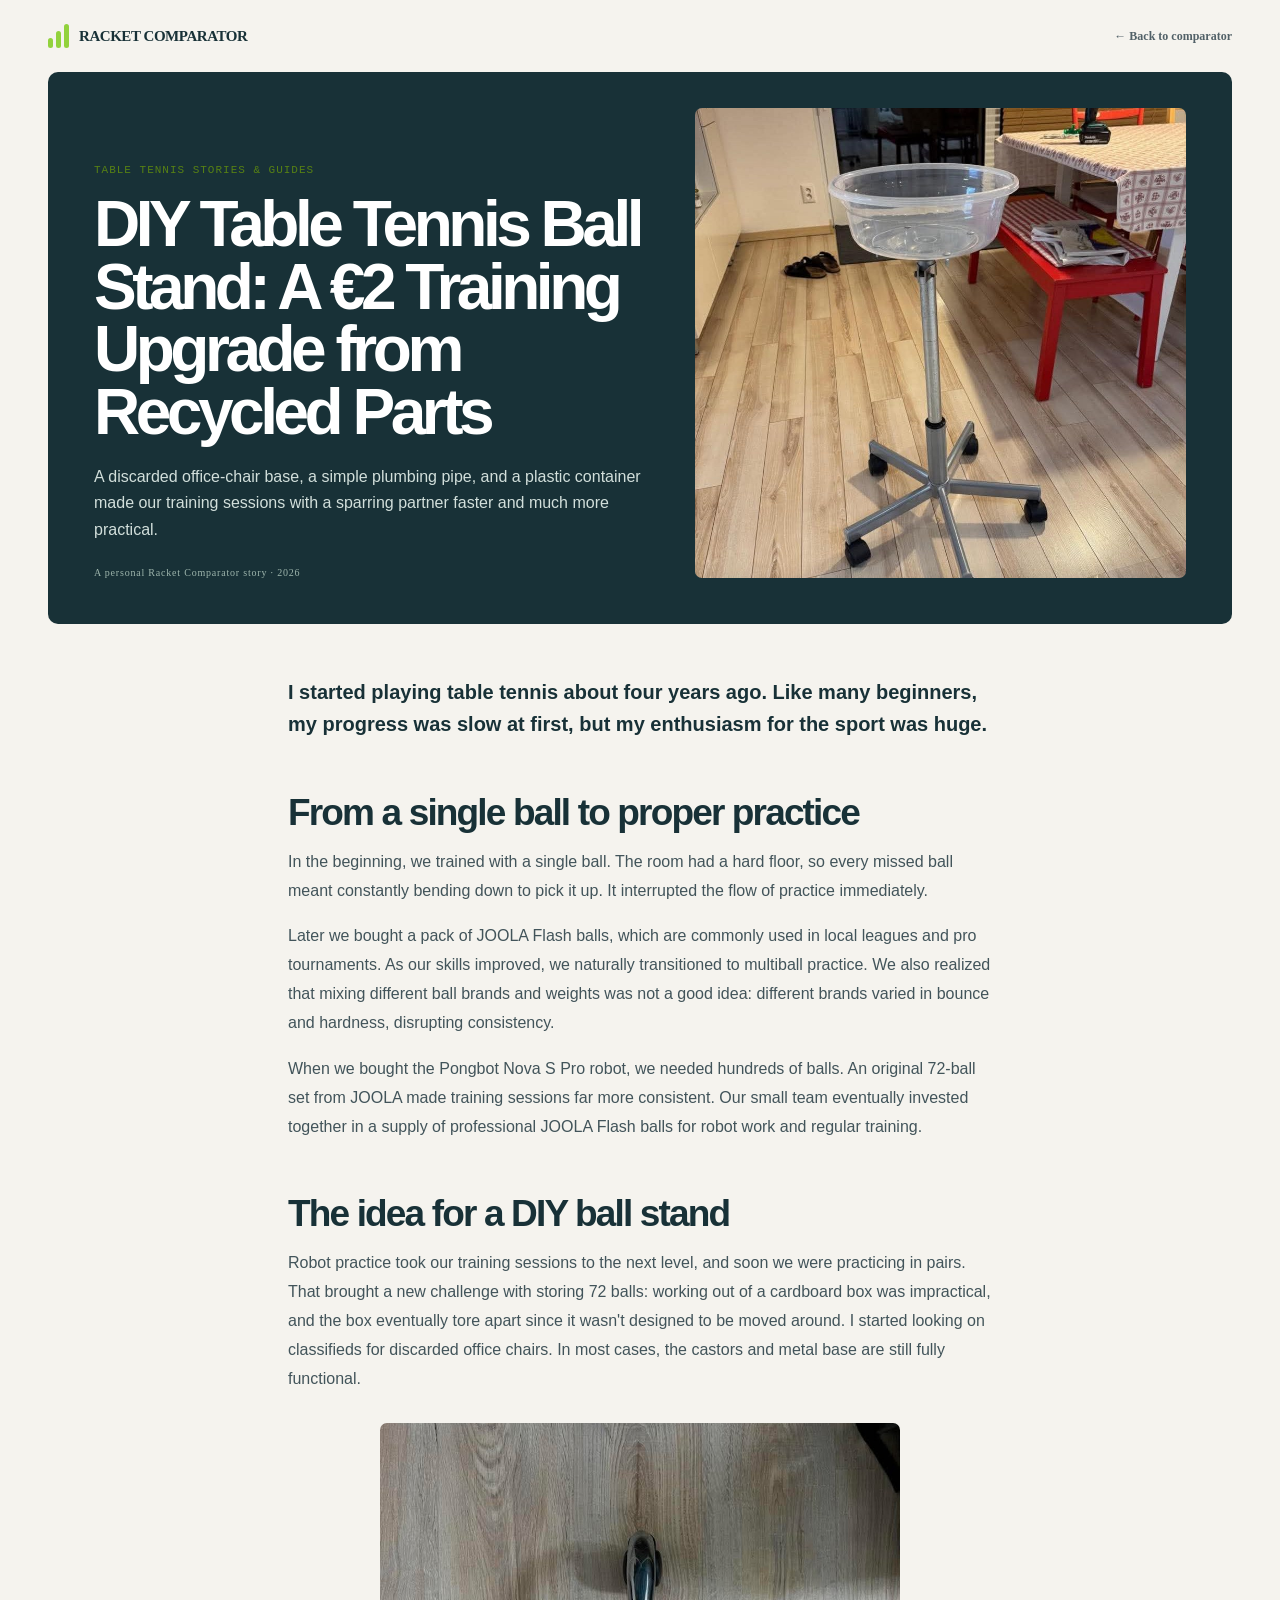
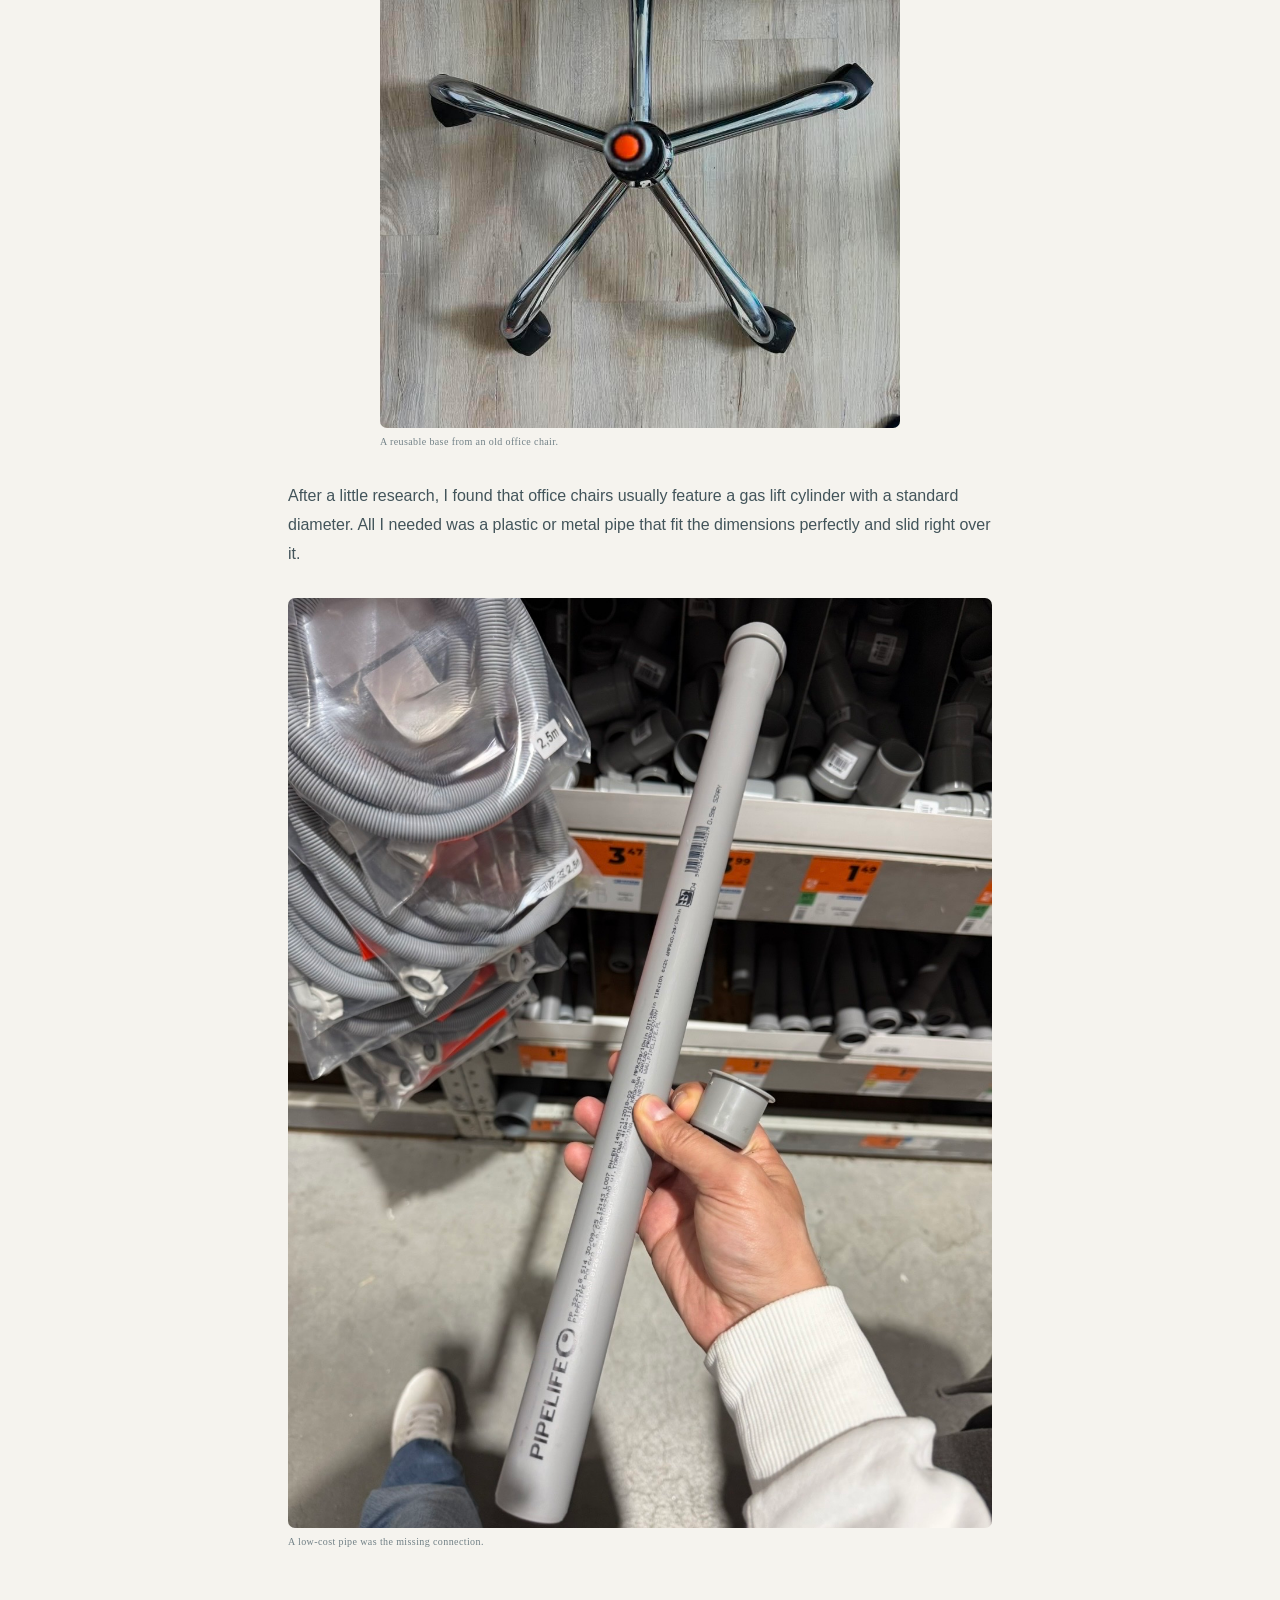
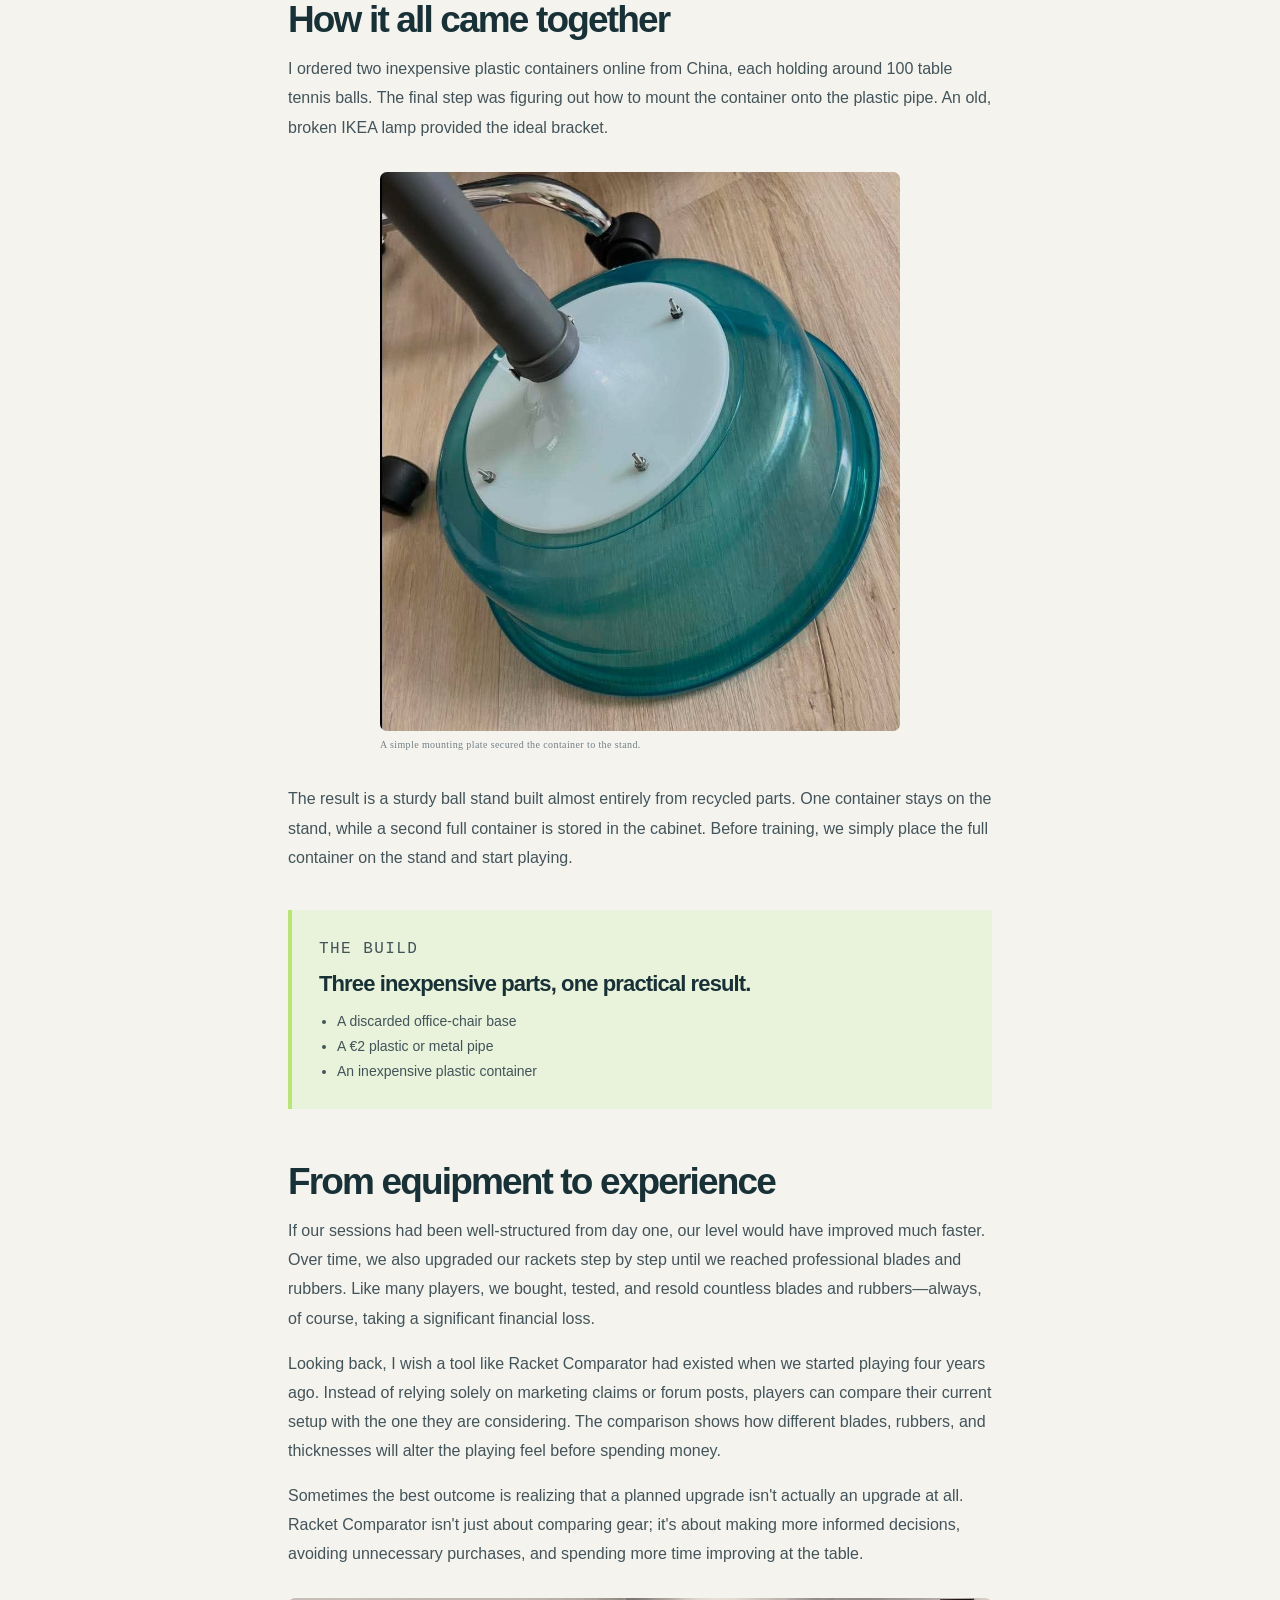
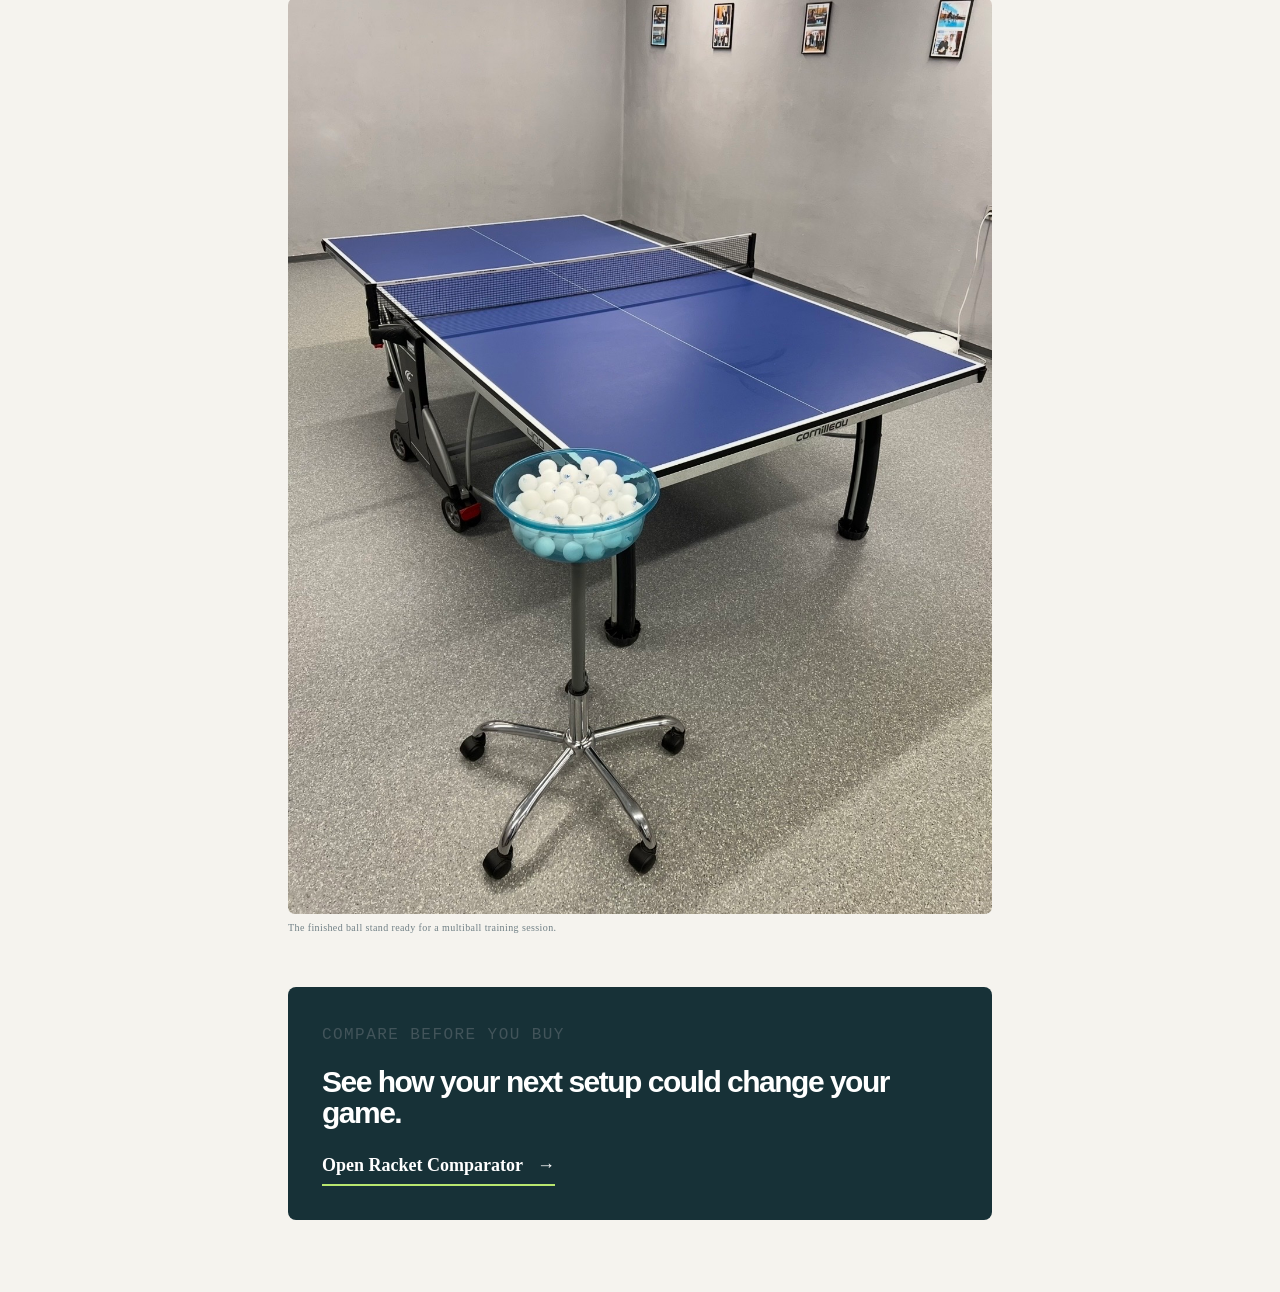
<file: blog/diy-table-tennis-ball-stand/index.html>
<!doctype html>
<html lang="en">
  <head>
    <meta http-equiv="Content-Security-Policy" content="default-src 'self'; script-src 'self'; style-src 'self' 'unsafe-inline' https://fonts.googleapis.com; font-src 'self' https://fonts.gstatic.com data:; img-src 'self' data:; object-src 'none'; base-uri 'self'; form-action 'self'; frame-src 'none'" />
    <meta charset="UTF-8" /><link rel="icon" type="image/png" href="/assets/racket-comparator-favicon.png" />
    <meta name="viewport" content="width=device-width, initial-scale=1.0" />
    <meta name="description" content="How an old office-chair base, a €2 pipe, and a plastic container became a practical table tennis ball stand." />
    <meta name="robots" content="index,follow,max-image-preview:large" />
    <link rel="canonical" href="https://racketcomparator.com/blog/diy-table-tennis-ball-stand/" />
    <meta property="og:type" content="article" />
    <meta property="og:title" content="DIY Table Tennis Ball Stand: A €2 Training Upgrade from Recycled Parts" />
    <meta property="og:description" content="A practical ball stand built from recycled office-chair parts — and a lesson about buying table tennis equipment wisely." />
    <meta property="og:image" content="https://racketcomparator.com/assets/blog/ball-stand-finished.jpg" />
    <title>DIY Table Tennis Ball Stand | Racket Comparator</title>
    <link rel="preconnect" href="https://fonts.googleapis.com" />
    <link rel="preconnect" href="https://fonts.gstatic.com" crossorigin />
    <link href="https://fonts.googleapis.com/css2?family=DM+Mono:wght@400;500&family=Manrope:wght@400;500;600;700;800&display=swap" rel="stylesheet" />
    <link rel="stylesheet" href="../../styles.css?v=20260810-comparison-guides" />
  </head>
  <body class="blog-page">
    <header class="blog-header">
      <a class="blog-brand" href="../../"><span class="brand-mark"><i></i><i></i><i></i></span><span>RACKET COMPARATOR</span></a>
      <div class="blog-header-tools"><a class="blog-back" href="../../">← Back to comparator</a></div>
    </header>

    <main>
      <section class="blog-hero">
        <div>
          <p class="eyebrow" data-i18n="heroEyebrow">TABLE TENNIS STORIES &amp; GUIDES</p>
          <h1 data-i18n="title">DIY Table Tennis Ball Stand: A €2 Training Upgrade from Recycled Parts</h1>
          <p class="blog-lead" data-i18n="lead">A discarded office-chair base, a simple plumbing pipe, and a plastic container made our training sessions with a sparring partner faster and much more practical.</p>
          <p class="blog-meta" data-i18n="meta">A personal Racket Comparator story · 2026</p>
        </div>
        <img src="../../assets/blog/ball-stand-finished.jpg" alt="Finished DIY table tennis ball stand made from an office-chair base" data-i18n-alt="heroAlt" />
      </section>

      <article class="blog-article">
        <p class="blog-intro" data-i18n="intro">I started playing table tennis about four years ago. Like many beginners, my progress was slow at first, but my enthusiasm for the sport was huge.</p>

        <h2 data-i18n="practiceTitle">From a single ball to proper practice</h2>
        <p data-i18n="practiceOne">In the beginning, we trained with a single ball. The room had a hard floor, so every missed ball meant constantly bending down to pick it up. It interrupted the flow of practice immediately.</p>
        <p data-i18n="practiceTwo">Later we bought a pack of JOOLA Flash balls, which are commonly used in local leagues and pro tournaments. As our skills improved, we naturally transitioned to multiball practice. We also realized that mixing different ball brands and weights was not a good idea: different brands varied in bounce and hardness, disrupting consistency.</p>
        <p data-i18n="practiceThree">When we bought the Pongbot Nova S Pro robot, we needed hundreds of balls. An original 72-ball set from JOOLA made training sessions far more consistent. Our small team eventually invested together in a supply of professional JOOLA Flash balls for robot work and regular training.</p>

        <h2 data-i18n="ideaTitle">The idea for a DIY ball stand</h2>
        <p data-i18n="ideaOne">Robot practice took our training sessions to the next level, and soon we were practicing in pairs. That brought a new challenge with storing 72 balls: working out of a cardboard box was impractical, and the box eventually tore apart since it wasn't designed to be moved around. I started looking on classifieds for discarded office chairs. In most cases, the castors and metal base are still fully functional.</p>
        <figure class="blog-photo narrow"><img src="../../assets/blog/ball-stand-chair-base.jpg" alt="Recycled five-wheel office-chair base used for the ball stand" data-i18n-alt="baseAlt" /><figcaption data-i18n="baseCaption">A reusable base from an old office chair.</figcaption></figure>
        <p data-i18n="ideaTwo">After a little research, I found that office chairs usually feature a gas lift cylinder with a standard diameter. All I needed was a plastic or metal pipe that fit the dimensions perfectly and slid right over it.</p>
        <figure class="blog-photo"><img src="../../assets/blog/ball-stand-pipe.jpg" alt="A simple pipe chosen to fit over the office-chair cylinder" data-i18n-alt="pipeAlt" /><figcaption data-i18n="pipeCaption">A low-cost pipe was the missing connection.</figcaption></figure>

        <h2 data-i18n="buildTitle">How it all came together</h2>
        <p data-i18n="buildOne">I ordered two inexpensive plastic containers online from China, each holding around 100 table tennis balls. The final step was figuring out how to mount the container onto the plastic pipe. An old, broken IKEA lamp provided the ideal bracket.</p>
        <figure class="blog-photo narrow"><img src="../../assets/blog/ball-stand-mount.jpg" alt="DIY mounting plate attaching a plastic basin to the stand" data-i18n-alt="mountAlt" /><figcaption data-i18n="mountCaption">A simple mounting plate secured the container to the stand.</figcaption></figure>
        <p data-i18n="buildTwo">The result is a sturdy ball stand built almost entirely from recycled parts. One container stays on the stand, while a second full container is stored in the cabinet. Before training, we simply place the full container on the stand and start playing.</p>

        <aside class="blog-callout"><p class="eyebrow" data-i18n="calloutEyebrow">THE BUILD</p><h3 data-i18n="calloutTitle">Three inexpensive parts, one practical result.</h3><ul><li data-i18n="calloutOne">A discarded office-chair base</li><li data-i18n="calloutTwo">A €2 plastic or metal pipe</li><li data-i18n="calloutThree">An inexpensive plastic container</li></ul></aside>

        <h2 data-i18n="equipmentTitle">From equipment to experience</h2>
        <p data-i18n="equipmentOne">If our sessions had been well-structured from day one, our level would have improved much faster. Over time, we also upgraded our rackets step by step until we reached professional blades and rubbers. Like many players, we bought, tested, and resold countless blades and rubbers—always, of course, taking a significant financial loss.</p>
        <p data-i18n="equipmentTwo">Looking back, I wish a tool like Racket Comparator had existed when we started playing four years ago. Instead of relying solely on marketing claims or forum posts, players can compare their current setup with the one they are considering. The comparison shows how different blades, rubbers, and thicknesses will alter the playing feel before spending money.</p>
        <p data-i18n="equipmentThree">Sometimes the best outcome is realizing that a planned upgrade isn't actually an upgrade at all. Racket Comparator isn't just about comparing gear; it's about making more informed decisions, avoiding unnecessary purchases, and spending more time improving at the table.</p>
        <figure class="blog-photo"><img src="../../assets/blog/ball-stand-training.jpg" alt="Finished recycled ball stand holding table tennis balls beside a training table" data-i18n-alt="trainingAlt" /><figcaption data-i18n="trainingCaption">The finished ball stand ready for a multiball training session.</figcaption></figure>

        <section class="blog-cta"><p class="eyebrow" data-i18n="ctaEyebrow">COMPARE BEFORE YOU BUY</p><h2 data-i18n="ctaTitle">See how your next setup could change your game.</h2><a href="../../"><span data-i18n="ctaLink">Open Racket Comparator</span> <span>→</span></a></section>
      </article>
    </main>

    <footer><span data-i18n="footer">RACKET COMPARATOR • Table tennis equipment, compared with context. • 2026</span></footer>
  </body>
</html>
</file>
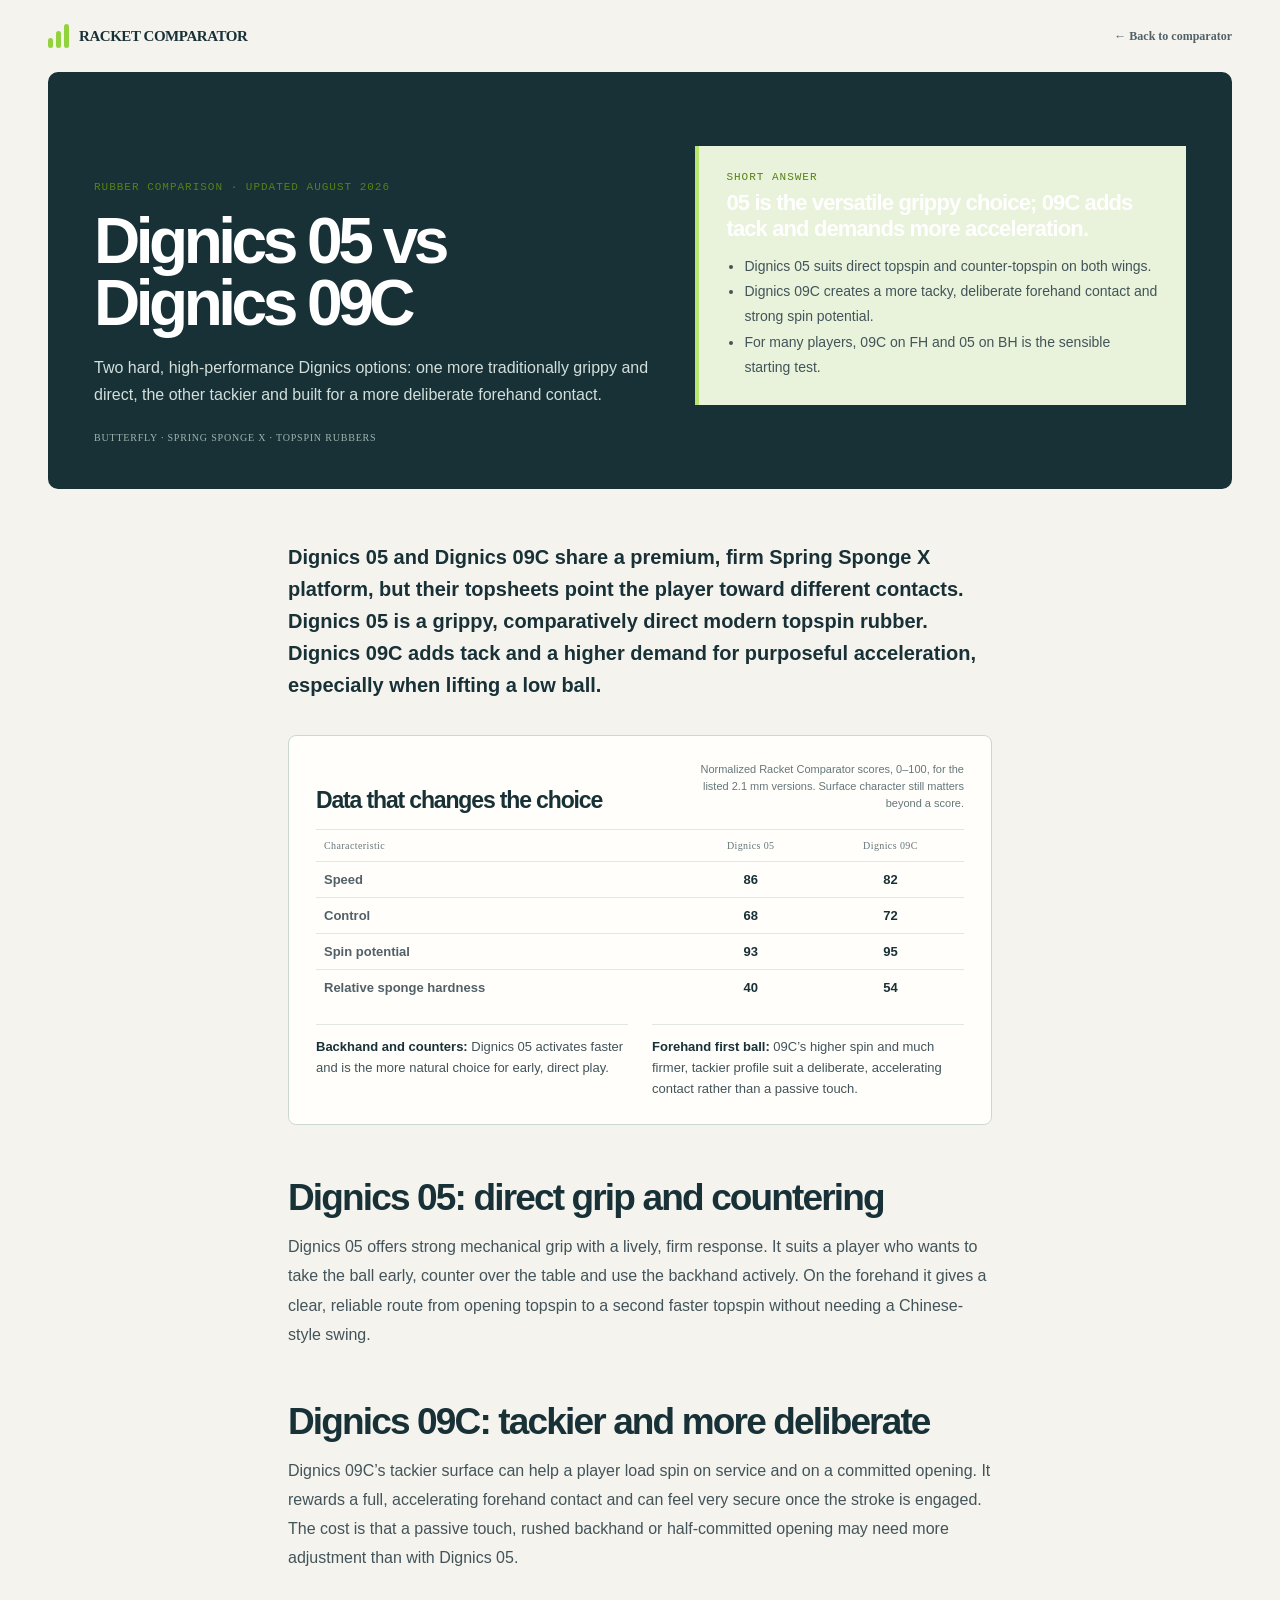
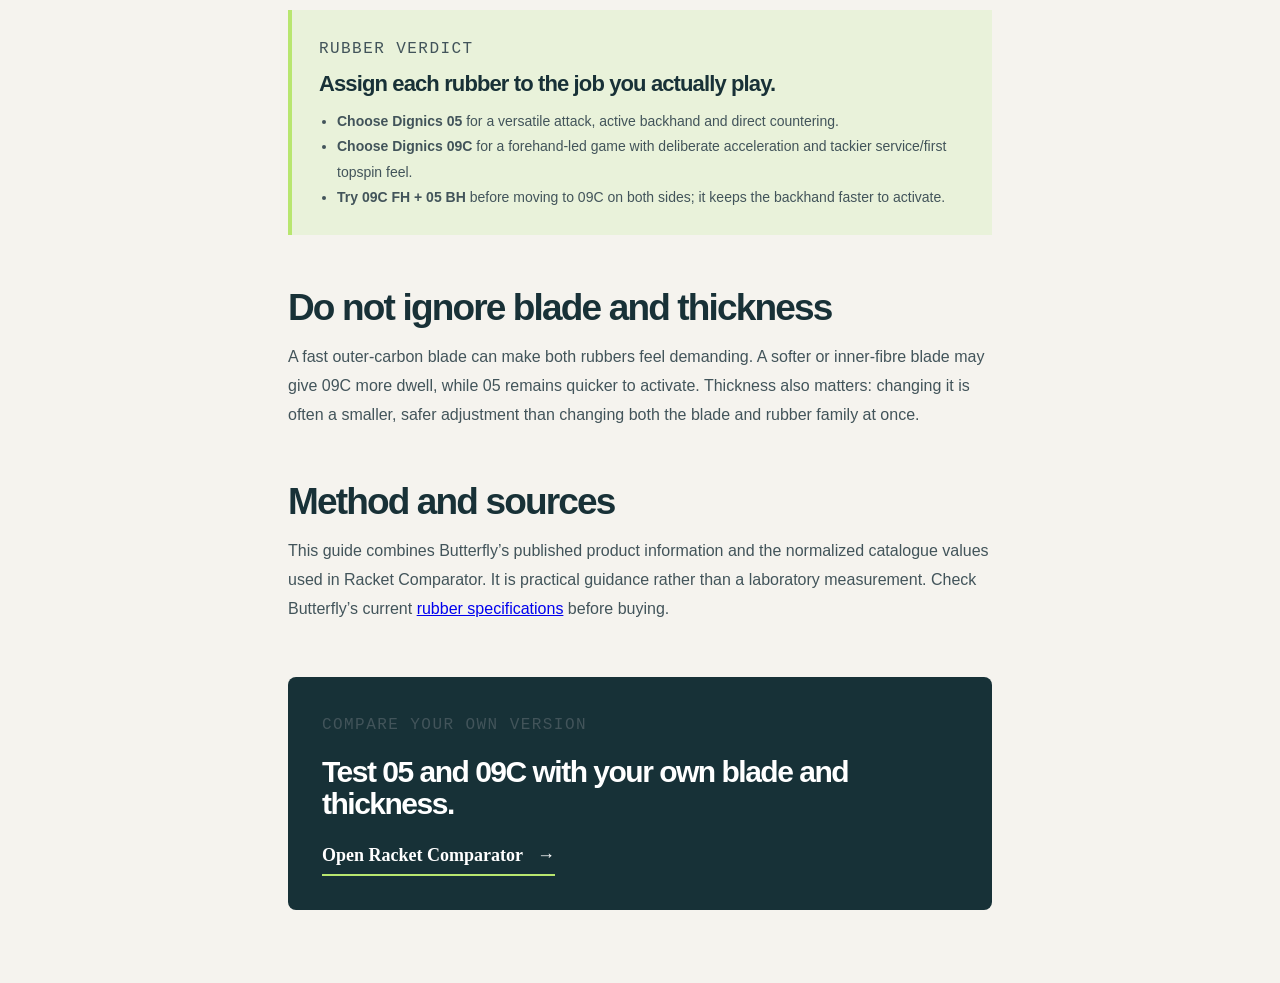
<file: compare/dignics-05-vs-dignics-09c/index.html>
<!doctype html>
<html lang="en"><head><meta http-equiv="Content-Security-Policy" content="default-src 'self'; script-src 'self'; style-src 'self' 'unsafe-inline' https://fonts.googleapis.com; font-src 'self' https://fonts.gstatic.com data:; img-src 'self' data:; object-src 'none'; base-uri 'self'; form-action 'self'; frame-src 'none'" /><meta charset="UTF-8" /><link rel="icon" type="image/png" href="/assets/racket-comparator-favicon.png" /><meta name="viewport" content="width=device-width, initial-scale=1.0" /><meta name="description" content="Butterfly Dignics 05 vs Dignics 09C: grippy 05 versus tackier 09C, with practical advice for forehand topspin, countering and service receive." /><meta name="robots" content="index,follow,max-image-preview:large" /><link rel="canonical" href="https://racketcomparator.com/compare/dignics-05-vs-dignics-09c/" /><meta property="og:type" content="article" /><meta property="og:url" content="https://racketcomparator.com/compare/dignics-05-vs-dignics-09c/" /><meta property="og:title" content="Dignics 05 vs Dignics 09C | Racket Comparator" /><meta property="og:description" content="A practical guide to Butterfly's grippy 05 and tackier 09C rubbers." /><meta property="og:image" content="https://racketcomparator.com/assets/table-tennis-rackets-hero.png" /><meta name="twitter:card" content="summary_large_image" /><meta name="twitter:title" content="Dignics 05 vs Dignics 09C" /><meta name="twitter:description" content="A practical Dignics rubber comparison." /><meta name="twitter:image" content="https://racketcomparator.com/assets/table-tennis-rackets-hero.png" /><title>Dignics 05 vs Dignics 09C | Racket Comparator</title><script type="application/ld+json">{"@context":"https://schema.org","@graph":[{"@type":"BreadcrumbList","itemListElement":[{"@type":"ListItem","position":1,"name":"Racket Comparator","item":"https://racketcomparator.com/"},{"@type":"ListItem","position":2,"name":"Comparisons","item":"https://racketcomparator.com/compare/dignics-05-vs-dignics-09c/"},{"@type":"ListItem","position":3,"name":"Dignics 05 vs Dignics 09C"}]},{"@type":"Article","mainEntityOfPage":"https://racketcomparator.com/compare/dignics-05-vs-dignics-09c/","headline":"Butterfly Dignics 05 vs Dignics 09C","description":"A practical guide to choosing between a grippy and a tackier Dignics rubber.","author":{"@type":"Organization","name":"Racket Comparator"},"publisher":{"@type":"Organization","name":"Racket Comparator"},"datePublished":"2026-08-10","dateModified":"2026-08-10","inLanguage":"en"}]}</script><link rel="preconnect" href="https://fonts.googleapis.com" /><link rel="preconnect" href="https://fonts.gstatic.com" crossorigin /><link href="https://fonts.googleapis.com/css2?family=DM+Mono:wght@400;500&amp;family=Manrope:wght@400;500;600;700;800&amp;display=swap" rel="stylesheet" /><link rel="stylesheet" href="../../styles.css?v=20260810-comparison-guides" /></head>
<body class="blog-page"><header class="blog-header"><a class="blog-brand" href="../../"><span class="brand-mark"><i></i><i></i><i></i></span><span>RACKET COMPARATOR</span></a><div class="blog-header-tools"><a class="blog-back" href="../../">← Back to comparator</a></div></header><main><section class="blog-hero"><div><p class="eyebrow">RUBBER COMPARISON · UPDATED AUGUST 2026</p><h1>Dignics 05 vs<br />Dignics 09C</h1><p class="blog-lead">Two hard, high-performance Dignics options: one more traditionally grippy and direct, the other tackier and built for a more deliberate forehand contact.</p><p class="blog-meta">BUTTERFLY · SPRING SPONGE X · TOPSPIN RUBBERS</p></div><div class="blog-callout"><p class="eyebrow">SHORT ANSWER</p><h3>05 is the versatile grippy choice; 09C adds tack and demands more acceleration.</h3><ul><li>Dignics 05 suits direct topspin and counter-topspin on both wings.</li><li>Dignics 09C creates a more tacky, deliberate forehand contact and strong spin potential.</li><li>For many players, 09C on FH and 05 on BH is the sensible starting test.</li></ul></div></section><article class="blog-article"><p class="blog-intro">Dignics 05 and Dignics 09C share a premium, firm Spring Sponge X platform, but their topsheets point the player toward different contacts. Dignics 05 is a grippy, comparatively direct modern topspin rubber. Dignics 09C adds tack and a higher demand for purposeful acceleration, especially when lifting a low ball.</p><section class="comparison-evidence" aria-label="Dignics 05 and Dignics 09C comparison data"><div class="comparison-evidence-header"><h2>Data that changes the choice</h2><p>Normalized Racket Comparator scores, 0–100, for the listed 2.1 mm versions. Surface character still matters beyond a score.</p></div><table class="comparison-data"><thead><tr><th>Characteristic</th><th>Dignics 05</th><th>Dignics 09C</th></tr></thead><tbody><tr><td>Speed</td><td>86</td><td>82</td></tr><tr><td>Control</td><td>68</td><td>72</td></tr><tr><td>Spin potential</td><td>93</td><td>95</td></tr><tr><td>Relative sponge hardness</td><td>40</td><td>54</td></tr></tbody></table><div class="comparison-impact"><p><strong>Backhand and counters:</strong> Dignics 05 activates faster and is the more natural choice for early, direct play.</p><p><strong>Forehand first ball:</strong> 09C’s higher spin and much firmer, tackier profile suit a deliberate, accelerating contact rather than a passive touch.</p></div></section><h2>Dignics 05: direct grip and countering</h2><p>Dignics 05 offers strong mechanical grip with a lively, firm response. It suits a player who wants to take the ball early, counter over the table and use the backhand actively. On the forehand it gives a clear, reliable route from opening topspin to a second faster topspin without needing a Chinese-style swing.</p><h2>Dignics 09C: tackier and more deliberate</h2><p>Dignics 09C’s tackier surface can help a player load spin on service and on a committed opening. It rewards a full, accelerating forehand contact and can feel very secure once the stroke is engaged. The cost is that a passive touch, rushed backhand or half-committed opening may need more adjustment than with Dignics 05.</p><aside class="blog-callout"><p class="eyebrow">RUBBER VERDICT</p><h3>Assign each rubber to the job you actually play.</h3><ul><li><strong>Choose Dignics 05</strong> for a versatile attack, active backhand and direct countering.</li><li><strong>Choose Dignics 09C</strong> for a forehand-led game with deliberate acceleration and tackier service/first topspin feel.</li><li><strong>Try 09C FH + 05 BH</strong> before moving to 09C on both sides; it keeps the backhand faster to activate.</li></ul></aside><h2>Do not ignore blade and thickness</h2><p>A fast outer-carbon blade can make both rubbers feel demanding. A softer or inner-fibre blade may give 09C more dwell, while 05 remains quicker to activate. Thickness also matters: changing it is often a smaller, safer adjustment than changing both the blade and rubber family at once.</p><h2>Method and sources</h2><p>This guide combines Butterfly’s published product information and the normalized catalogue values used in Racket Comparator. It is practical guidance rather than a laboratory measurement. Check Butterfly’s current <a href="https://butterflyonline.com/butterfly-rubber-specifications/">rubber specifications</a> before buying.</p><section class="blog-cta"><p class="eyebrow">COMPARE YOUR OWN VERSION</p><h2>Test 05 and 09C with your own blade and thickness.</h2><a href="../../"><span>Open Racket Comparator</span><span>→</span></a></section></article></main><footer><span>RACKET COMPARATOR • Table tennis equipment, compared with context. • 2026</span></footer></body></html>
</file>
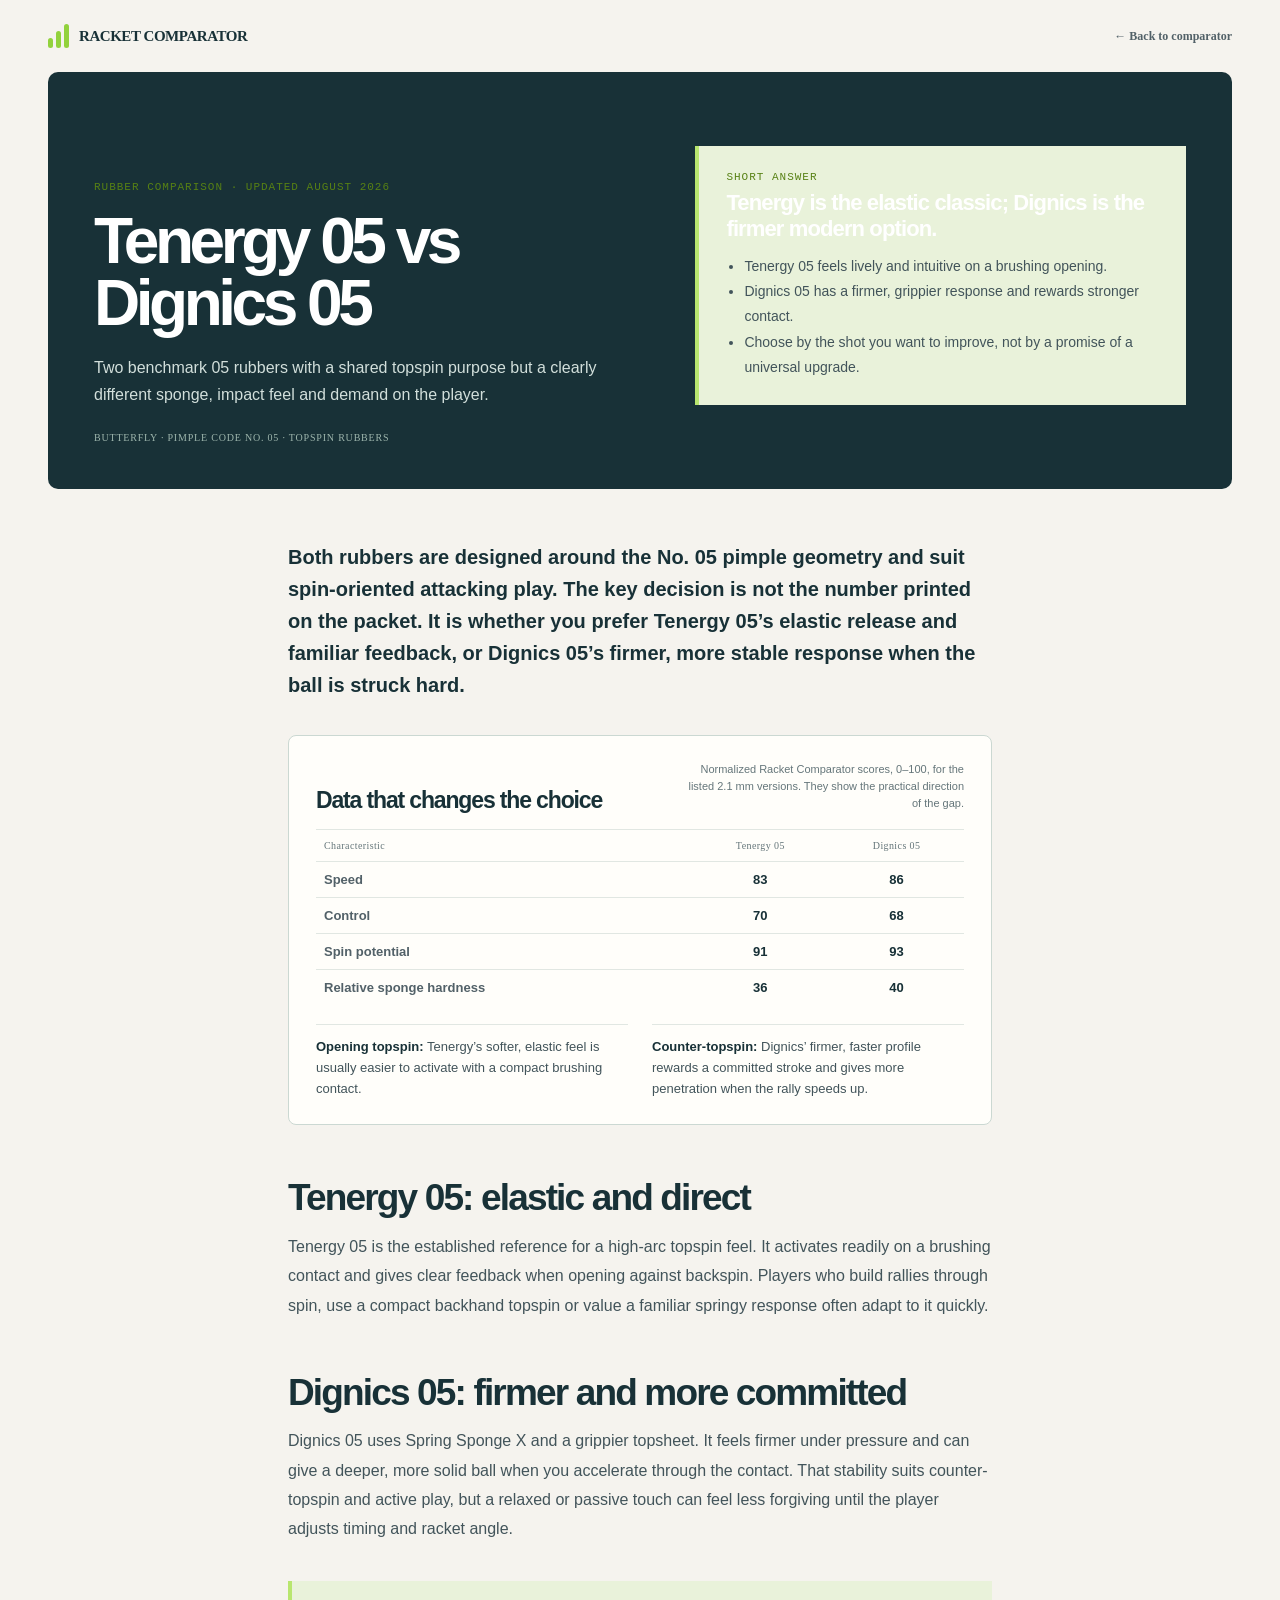
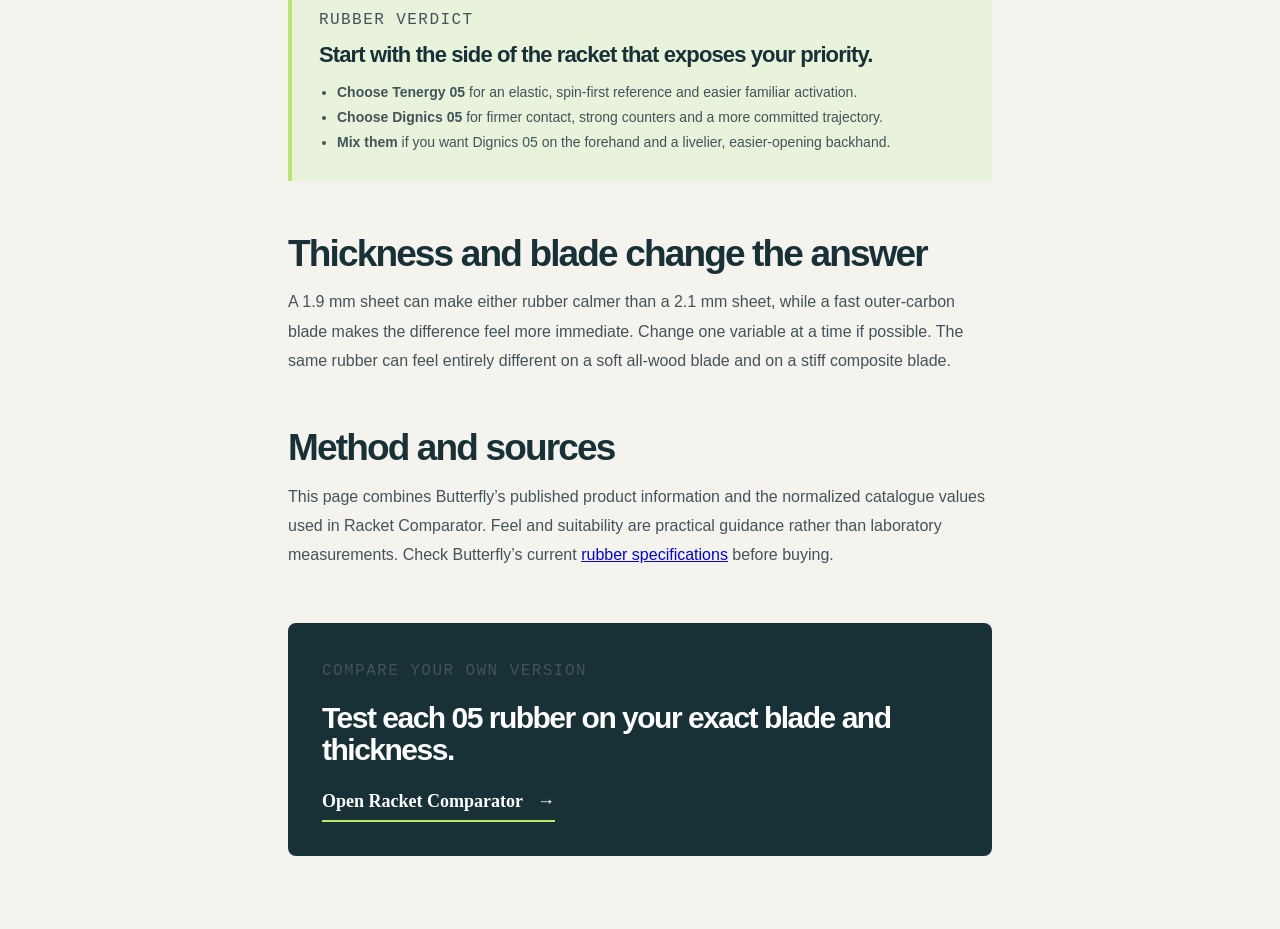
<file: compare/tenergy-05-vs-dignics-05/index.html>
<!doctype html>
<html lang="en"><head><meta http-equiv="Content-Security-Policy" content="default-src 'self'; script-src 'self'; style-src 'self' 'unsafe-inline' https://fonts.googleapis.com; font-src 'self' https://fonts.gstatic.com data:; img-src 'self' data:; object-src 'none'; base-uri 'self'; form-action 'self'; frame-src 'none'" /><meta charset="UTF-8" /><link rel="icon" type="image/png" href="/assets/racket-comparator-favicon.png" /><meta name="viewport" content="width=device-width, initial-scale=1.0" /><meta name="description" content="Butterfly Tenergy 05 vs Dignics 05: spin, hardness, trajectory, short game and a practical guide to choosing the right 05 rubber." /><meta name="robots" content="index,follow,max-image-preview:large" /><link rel="canonical" href="https://racketcomparator.com/compare/tenergy-05-vs-dignics-05/" /><meta property="og:type" content="article" /><meta property="og:url" content="https://racketcomparator.com/compare/tenergy-05-vs-dignics-05/" /><meta property="og:title" content="Tenergy 05 vs Dignics 05 | Racket Comparator" /><meta property="og:description" content="The practical difference between Butterfly's two benchmark 05 rubbers." /><meta property="og:image" content="https://racketcomparator.com/assets/table-tennis-rackets-hero.png" /><meta name="twitter:card" content="summary_large_image" /><meta name="twitter:title" content="Tenergy 05 vs Dignics 05" /><meta name="twitter:description" content="A practical 05 rubber comparison." /><meta name="twitter:image" content="https://racketcomparator.com/assets/table-tennis-rackets-hero.png" /><title>Tenergy 05 vs Dignics 05 | Racket Comparator</title><script type="application/ld+json">{"@context":"https://schema.org","@graph":[{"@type":"BreadcrumbList","itemListElement":[{"@type":"ListItem","position":1,"name":"Racket Comparator","item":"https://racketcomparator.com/"},{"@type":"ListItem","position":2,"name":"Comparisons","item":"https://racketcomparator.com/compare/tenergy-05-vs-dignics-05/"},{"@type":"ListItem","position":3,"name":"Tenergy 05 vs Dignics 05"}]},{"@type":"Article","mainEntityOfPage":"https://racketcomparator.com/compare/tenergy-05-vs-dignics-05/","headline":"Butterfly Tenergy 05 vs Dignics 05","description":"A practical guide to choosing between two benchmark Butterfly 05 rubbers.","author":{"@type":"Organization","name":"Racket Comparator"},"publisher":{"@type":"Organization","name":"Racket Comparator"},"datePublished":"2026-08-10","dateModified":"2026-08-10","inLanguage":"en"}]}</script><link rel="preconnect" href="https://fonts.googleapis.com" /><link rel="preconnect" href="https://fonts.gstatic.com" crossorigin /><link href="https://fonts.googleapis.com/css2?family=DM+Mono:wght@400;500&amp;family=Manrope:wght@400;500;600;700;800&amp;display=swap" rel="stylesheet" /><link rel="stylesheet" href="../../styles.css?v=20260810-comparison-guides" /></head>
<body class="blog-page"><header class="blog-header"><a class="blog-brand" href="../../"><span class="brand-mark"><i></i><i></i><i></i></span><span>RACKET COMPARATOR</span></a><div class="blog-header-tools"><a class="blog-back" href="../../">← Back to comparator</a></div></header><main><section class="blog-hero"><div><p class="eyebrow">RUBBER COMPARISON · UPDATED AUGUST 2026</p><h1>Tenergy 05 vs<br />Dignics 05</h1><p class="blog-lead">Two benchmark 05 rubbers with a shared topspin purpose but a clearly different sponge, impact feel and demand on the player.</p><p class="blog-meta">BUTTERFLY · PIMPLE CODE NO. 05 · TOPSPIN RUBBERS</p></div><div class="blog-callout"><p class="eyebrow">SHORT ANSWER</p><h3>Tenergy is the elastic classic; Dignics is the firmer modern option.</h3><ul><li>Tenergy 05 feels lively and intuitive on a brushing opening.</li><li>Dignics 05 has a firmer, grippier response and rewards stronger contact.</li><li>Choose by the shot you want to improve, not by a promise of a universal upgrade.</li></ul></div></section><article class="blog-article"><p class="blog-intro">Both rubbers are designed around the No. 05 pimple geometry and suit spin-oriented attacking play. The key decision is not the number printed on the packet. It is whether you prefer Tenergy 05’s elastic release and familiar feedback, or Dignics 05’s firmer, more stable response when the ball is struck hard.</p><section class="comparison-evidence" aria-label="Tenergy 05 and Dignics 05 comparison data"><div class="comparison-evidence-header"><h2>Data that changes the choice</h2><p>Normalized Racket Comparator scores, 0–100, for the listed 2.1 mm versions. They show the practical direction of the gap.</p></div><table class="comparison-data"><thead><tr><th>Characteristic</th><th>Tenergy 05</th><th>Dignics 05</th></tr></thead><tbody><tr><td>Speed</td><td>83</td><td>86</td></tr><tr><td>Control</td><td>70</td><td>68</td></tr><tr><td>Spin potential</td><td>91</td><td>93</td></tr><tr><td>Relative sponge hardness</td><td>36</td><td>40</td></tr></tbody></table><div class="comparison-impact"><p><strong>Opening topspin:</strong> Tenergy’s softer, elastic feel is usually easier to activate with a compact brushing contact.</p><p><strong>Counter-topspin:</strong> Dignics’ firmer, faster profile rewards a committed stroke and gives more penetration when the rally speeds up.</p></div></section><h2>Tenergy 05: elastic and direct</h2><p>Tenergy 05 is the established reference for a high-arc topspin feel. It activates readily on a brushing contact and gives clear feedback when opening against backspin. Players who build rallies through spin, use a compact backhand topspin or value a familiar springy response often adapt to it quickly.</p><h2>Dignics 05: firmer and more committed</h2><p>Dignics 05 uses Spring Sponge X and a grippier topsheet. It feels firmer under pressure and can give a deeper, more solid ball when you accelerate through the contact. That stability suits counter-topspin and active play, but a relaxed or passive touch can feel less forgiving until the player adjusts timing and racket angle.</p><aside class="blog-callout"><p class="eyebrow">RUBBER VERDICT</p><h3>Start with the side of the racket that exposes your priority.</h3><ul><li><strong>Choose Tenergy 05</strong> for an elastic, spin-first reference and easier familiar activation.</li><li><strong>Choose Dignics 05</strong> for firmer contact, strong counters and a more committed trajectory.</li><li><strong>Mix them</strong> if you want Dignics 05 on the forehand and a livelier, easier-opening backhand.</li></ul></aside><h2>Thickness and blade change the answer</h2><p>A 1.9 mm sheet can make either rubber calmer than a 2.1 mm sheet, while a fast outer-carbon blade makes the difference feel more immediate. Change one variable at a time if possible. The same rubber can feel entirely different on a soft all-wood blade and on a stiff composite blade.</p><h2>Method and sources</h2><p>This page combines Butterfly’s published product information and the normalized catalogue values used in Racket Comparator. Feel and suitability are practical guidance rather than laboratory measurements. Check Butterfly’s current <a href="https://butterflyonline.com/butterfly-rubber-specifications/">rubber specifications</a> before buying.</p><section class="blog-cta"><p class="eyebrow">COMPARE YOUR OWN VERSION</p><h2>Test each 05 rubber on your exact blade and thickness.</h2><a href="../../"><span>Open Racket Comparator</span><span>→</span></a></section></article></main><footer><span>RACKET COMPARATOR • Table tennis equipment, compared with context. • 2026</span></footer></body></html>
</file>
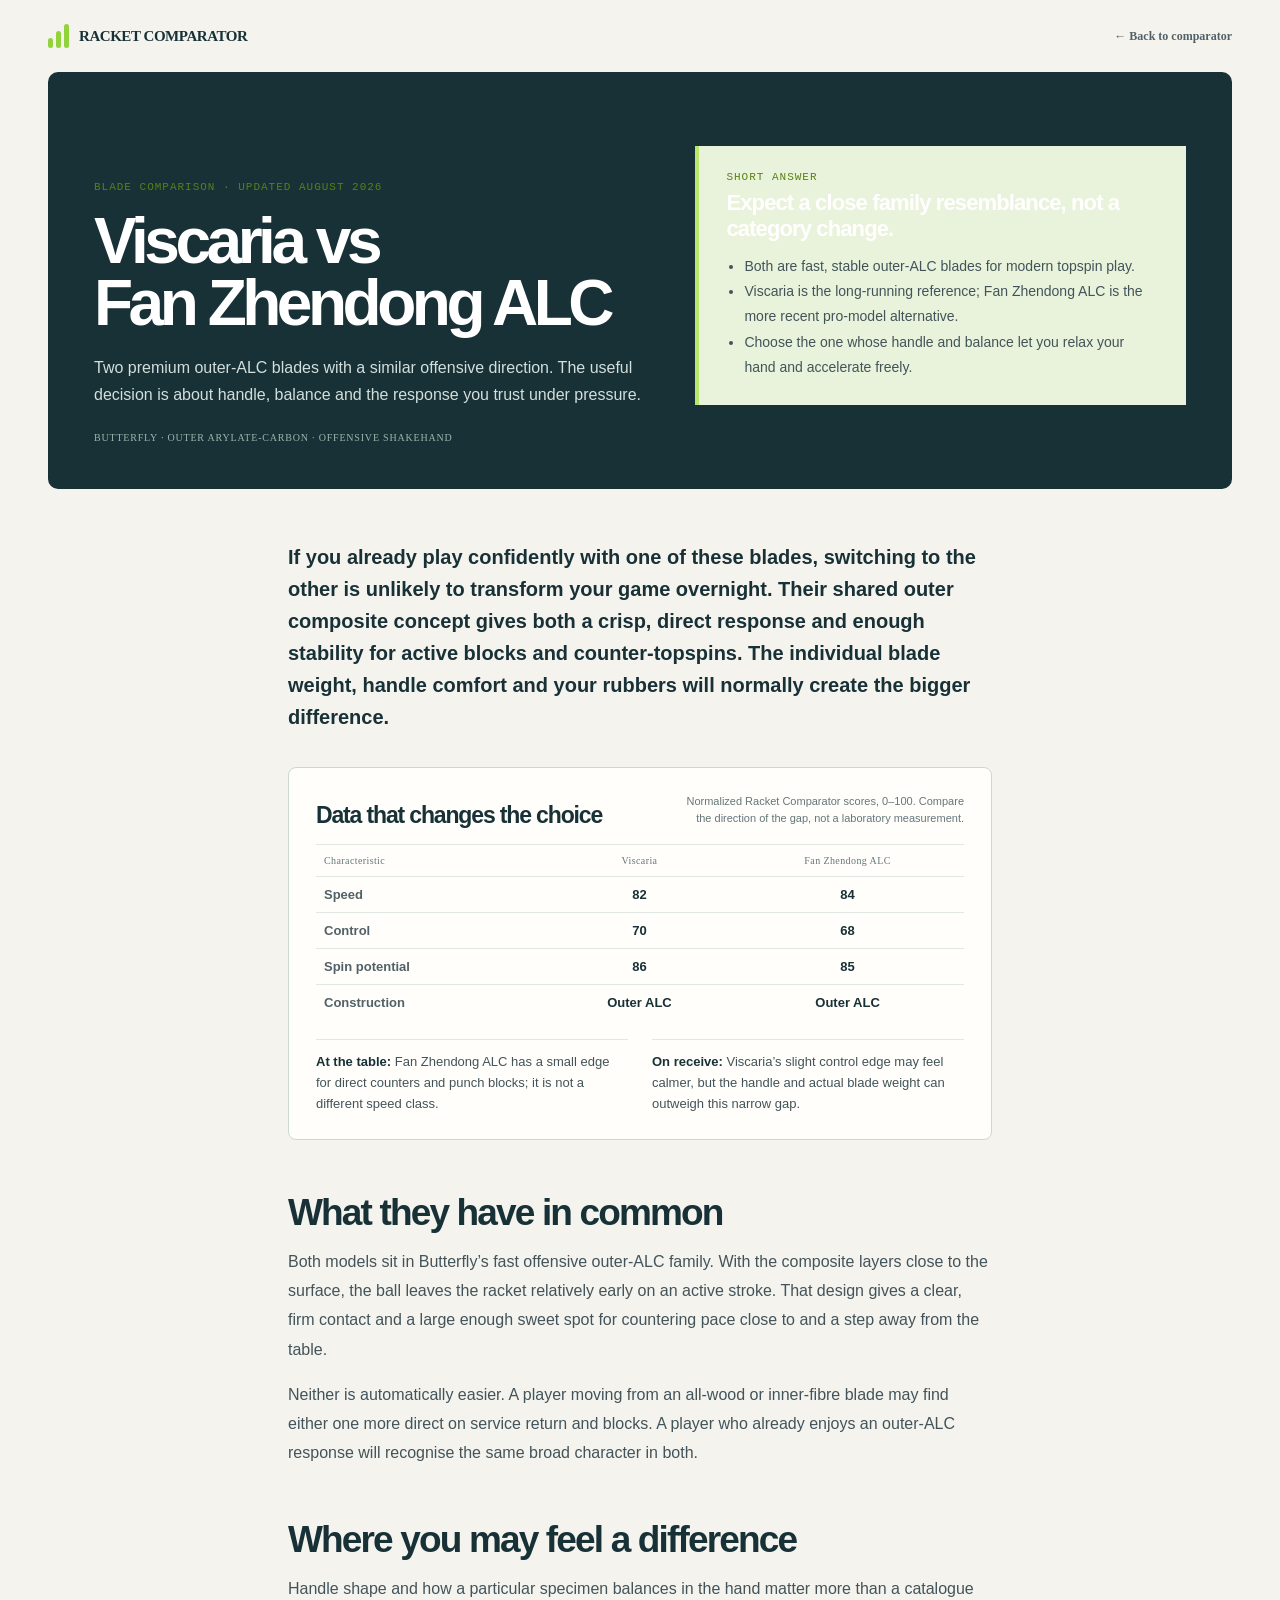
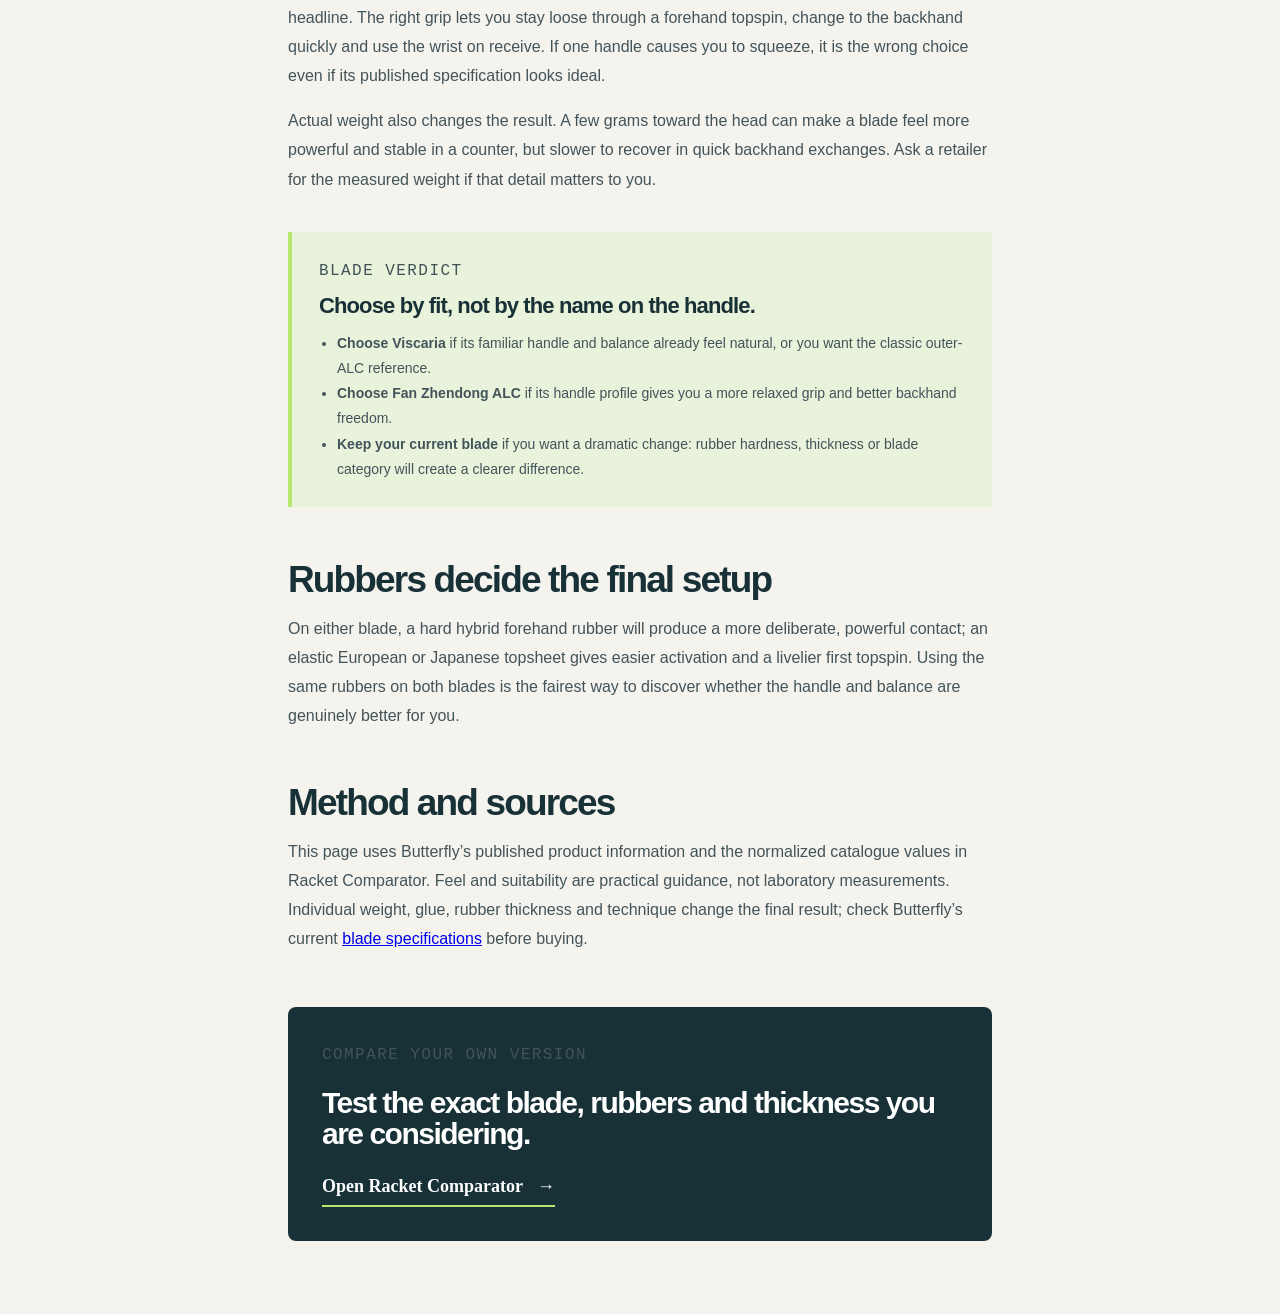
<file: compare/viscaria-vs-fan-zhendong-alc/index.html>
<!doctype html>
<html lang="en">
  <head>
    <meta http-equiv="Content-Security-Policy" content="default-src 'self'; script-src 'self'; style-src 'self' 'unsafe-inline' https://fonts.googleapis.com; font-src 'self' https://fonts.gstatic.com data:; img-src 'self' data:; object-src 'none'; base-uri 'self'; form-action 'self'; frame-src 'none'" />
    <meta charset="UTF-8" /><link rel="icon" type="image/png" href="/assets/racket-comparator-favicon.png" />
    <meta name="viewport" content="width=device-width, initial-scale=1.0" />
    <meta name="description" content="Butterfly Viscaria vs Fan Zhendong ALC: construction, handle feel, balance and the practical choice between two outer-ALC offensive blades." />
    <meta name="robots" content="index,follow,max-image-preview:large" />
    <link rel="canonical" href="https://racketcomparator.com/compare/viscaria-vs-fan-zhendong-alc/" />
    <meta property="og:type" content="article" /><meta property="og:url" content="https://racketcomparator.com/compare/viscaria-vs-fan-zhendong-alc/" />
    <meta property="og:title" content="Viscaria vs Fan Zhendong ALC | Racket Comparator" /><meta property="og:description" content="The practical difference between two fast Butterfly outer-ALC blades." />
    <meta property="og:image" content="https://racketcomparator.com/assets/table-tennis-rackets-hero.png" /><meta property="og:image:alt" content="Blue and red table tennis rackets for Racket Comparator" />
    <meta name="twitter:card" content="summary_large_image" /><meta name="twitter:title" content="Viscaria vs Fan Zhendong ALC" /><meta name="twitter:description" content="A practical outer-ALC blade comparison." /><meta name="twitter:image" content="https://racketcomparator.com/assets/table-tennis-rackets-hero.png" />
    <title>Viscaria vs Fan Zhendong ALC | Racket Comparator</title>
    <script type="application/ld+json">{"@context":"https://schema.org","@graph":[{"@type":"BreadcrumbList","itemListElement":[{"@type":"ListItem","position":1,"name":"Racket Comparator","item":"https://racketcomparator.com/"},{"@type":"ListItem","position":2,"name":"Comparisons","item":"https://racketcomparator.com/compare/viscaria-vs-fan-zhendong-alc/"},{"@type":"ListItem","position":3,"name":"Viscaria vs Fan Zhendong ALC"}]},{"@type":"Article","mainEntityOfPage":"https://racketcomparator.com/compare/viscaria-vs-fan-zhendong-alc/","headline":"Butterfly Viscaria vs Fan Zhendong ALC","description":"A practical guide to choosing between two outer Arylate-Carbon offensive blades.","author":{"@type":"Organization","name":"Racket Comparator"},"publisher":{"@type":"Organization","name":"Racket Comparator"},"datePublished":"2026-08-10","dateModified":"2026-08-10","inLanguage":"en"}]}</script>
    <link rel="preconnect" href="https://fonts.googleapis.com" /><link rel="preconnect" href="https://fonts.gstatic.com" crossorigin />
    <link href="https://fonts.googleapis.com/css2?family=DM+Mono:wght@400;500&amp;family=Manrope:wght@400;500;600;700;800&amp;display=swap" rel="stylesheet" />
    <link rel="stylesheet" href="../../styles.css?v=20260810-comparison-guides" />
  </head>
  <body class="blog-page">
    <header class="blog-header"><a class="blog-brand" href="../../"><span class="brand-mark"><i></i><i></i><i></i></span><span>RACKET COMPARATOR</span></a><div class="blog-header-tools"><a class="blog-back" href="../../">← Back to comparator</a></div></header>
    <main>
      <section class="blog-hero"><div><p class="eyebrow">BLADE COMPARISON · UPDATED AUGUST 2026</p><h1>Viscaria vs<br />Fan Zhendong ALC</h1><p class="blog-lead">Two premium outer-ALC blades with a similar offensive direction. The useful decision is about handle, balance and the response you trust under pressure.</p><p class="blog-meta">BUTTERFLY · OUTER ARYLATE-CARBON · OFFENSIVE SHAKEHAND</p></div><div class="blog-callout"><p class="eyebrow">SHORT ANSWER</p><h3>Expect a close family resemblance, not a category change.</h3><ul><li>Both are fast, stable outer-ALC blades for modern topspin play.</li><li>Viscaria is the long-running reference; Fan Zhendong ALC is the more recent pro-model alternative.</li><li>Choose the one whose handle and balance let you relax your hand and accelerate freely.</li></ul></div></section>
      <article class="blog-article"><p class="blog-intro">If you already play confidently with one of these blades, switching to the other is unlikely to transform your game overnight. Their shared outer composite concept gives both a crisp, direct response and enough stability for active blocks and counter-topspins. The individual blade weight, handle comfort and your rubbers will normally create the bigger difference.</p>
        <section class="comparison-evidence" aria-label="Viscaria and Fan Zhendong ALC comparison data"><div class="comparison-evidence-header"><h2>Data that changes the choice</h2><p>Normalized Racket Comparator scores, 0–100. Compare the direction of the gap, not a laboratory measurement.</p></div><table class="comparison-data"><thead><tr><th>Characteristic</th><th>Viscaria</th><th>Fan Zhendong ALC</th></tr></thead><tbody><tr><td>Speed</td><td>82</td><td>84</td></tr><tr><td>Control</td><td>70</td><td>68</td></tr><tr><td>Spin potential</td><td>86</td><td>85</td></tr><tr><td>Construction</td><td>Outer ALC</td><td>Outer ALC</td></tr></tbody></table><div class="comparison-impact"><p><strong>At the table:</strong> Fan Zhendong ALC has a small edge for direct counters and punch blocks; it is not a different speed class.</p><p><strong>On receive:</strong> Viscaria’s slight control edge may feel calmer, but the handle and actual blade weight can outweigh this narrow gap.</p></div></section>
        <h2>What they have in common</h2><p>Both models sit in Butterfly’s fast offensive outer-ALC family. With the composite layers close to the surface, the ball leaves the racket relatively early on an active stroke. That design gives a clear, firm contact and a large enough sweet spot for countering pace close to and a step away from the table.</p><p>Neither is automatically easier. A player moving from an all-wood or inner-fibre blade may find either one more direct on service return and blocks. A player who already enjoys an outer-ALC response will recognise the same broad character in both.</p>
        <h2>Where you may feel a difference</h2><p>Handle shape and how a particular specimen balances in the hand matter more than a catalogue headline. The right grip lets you stay loose through a forehand topspin, change to the backhand quickly and use the wrist on receive. If one handle causes you to squeeze, it is the wrong choice even if its published specification looks ideal.</p><p>Actual weight also changes the result. A few grams toward the head can make a blade feel more powerful and stable in a counter, but slower to recover in quick backhand exchanges. Ask a retailer for the measured weight if that detail matters to you.</p>
        <aside class="blog-callout"><p class="eyebrow">BLADE VERDICT</p><h3>Choose by fit, not by the name on the handle.</h3><ul><li><strong>Choose Viscaria</strong> if its familiar handle and balance already feel natural, or you want the classic outer-ALC reference.</li><li><strong>Choose Fan Zhendong ALC</strong> if its handle profile gives you a more relaxed grip and better backhand freedom.</li><li><strong>Keep your current blade</strong> if you want a dramatic change: rubber hardness, thickness or blade category will create a clearer difference.</li></ul></aside>
        <h2>Rubbers decide the final setup</h2><p>On either blade, a hard hybrid forehand rubber will produce a more deliberate, powerful contact; an elastic European or Japanese topsheet gives easier activation and a livelier first topspin. Using the same rubbers on both blades is the fairest way to discover whether the handle and balance are genuinely better for you.</p>
        <h2>Method and sources</h2><p>This page uses Butterfly’s published product information and the normalized catalogue values in Racket Comparator. Feel and suitability are practical guidance, not laboratory measurements. Individual weight, glue, rubber thickness and technique change the final result; check Butterfly’s current <a href="https://butterflyonline.com/butterfly-blade-specifications/">blade specifications</a> before buying.</p>
        <section class="blog-cta"><p class="eyebrow">COMPARE YOUR OWN VERSION</p><h2>Test the exact blade, rubbers and thickness you are considering.</h2><a href="../../"><span>Open Racket Comparator</span><span>→</span></a></section>
      </article>
    </main><footer><span>RACKET COMPARATOR • Table tennis equipment, compared with context. • 2026</span></footer>
  </body>
</html>
</file>
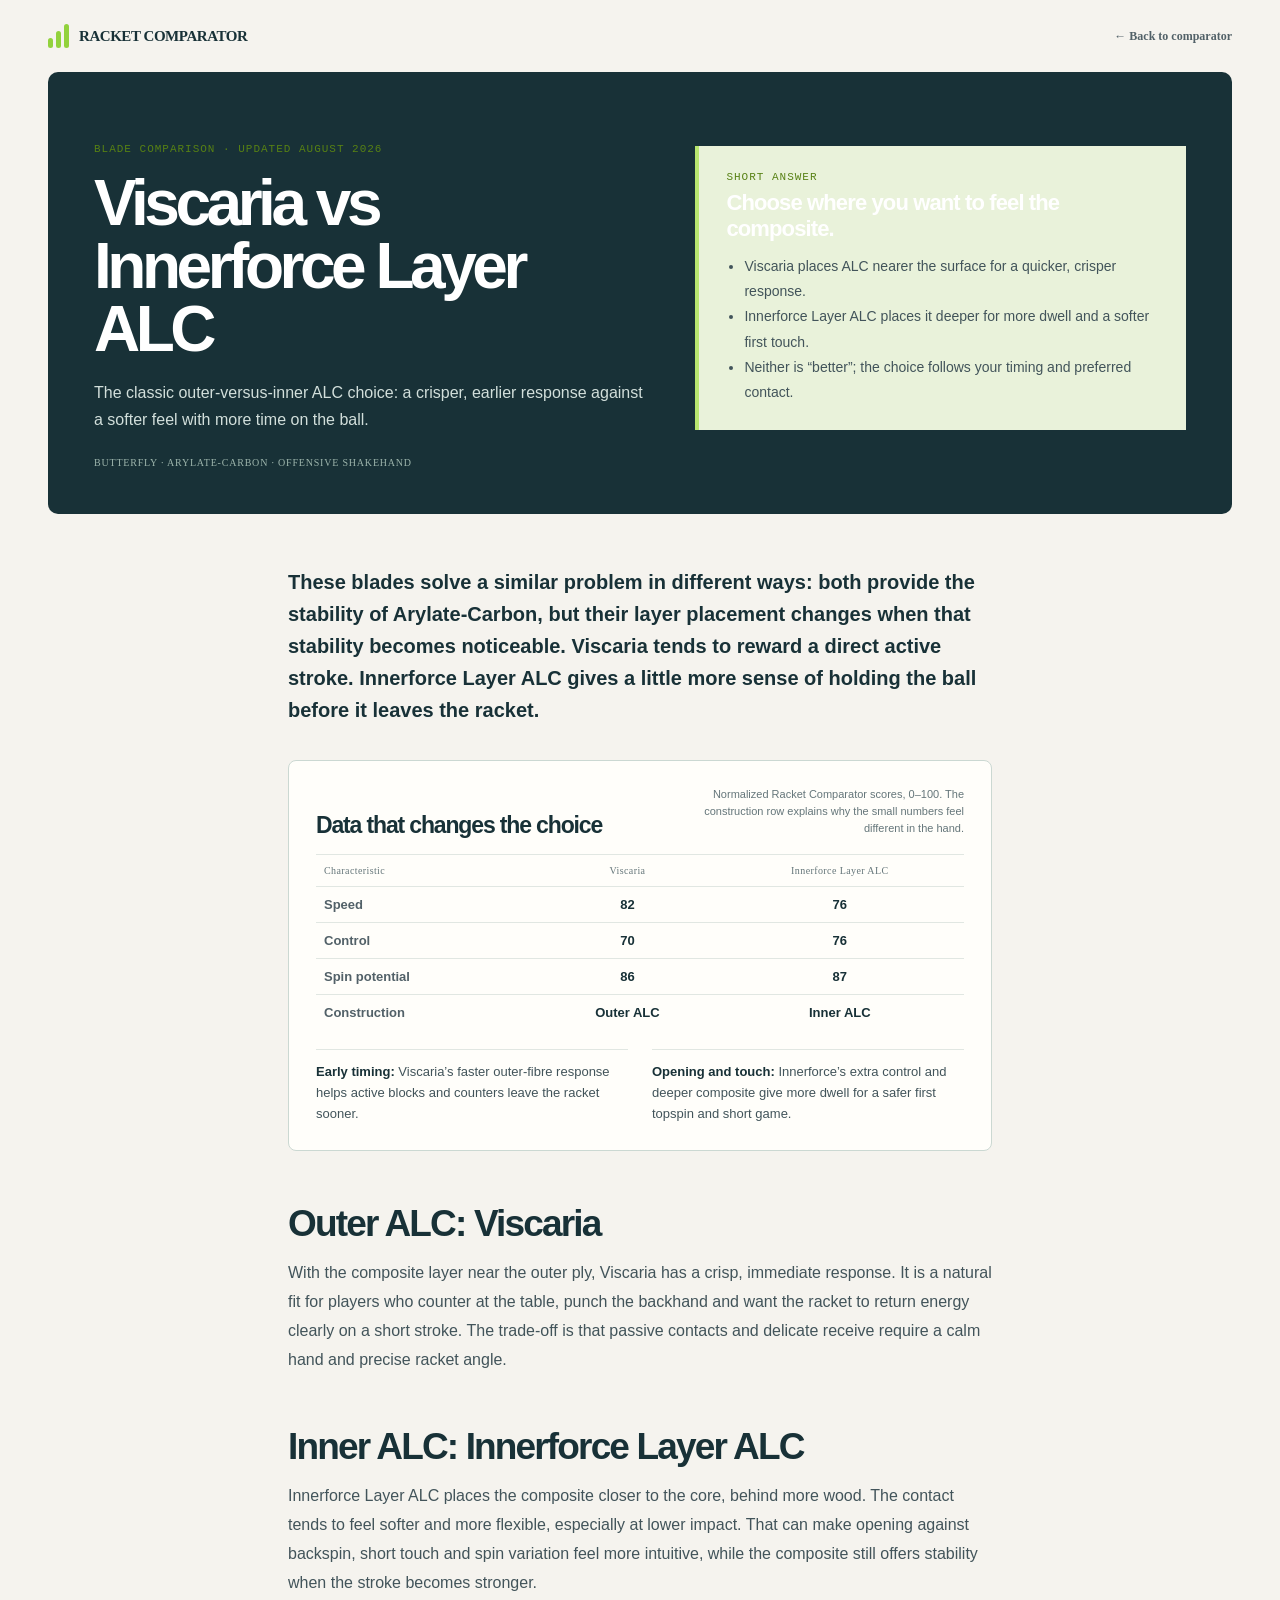
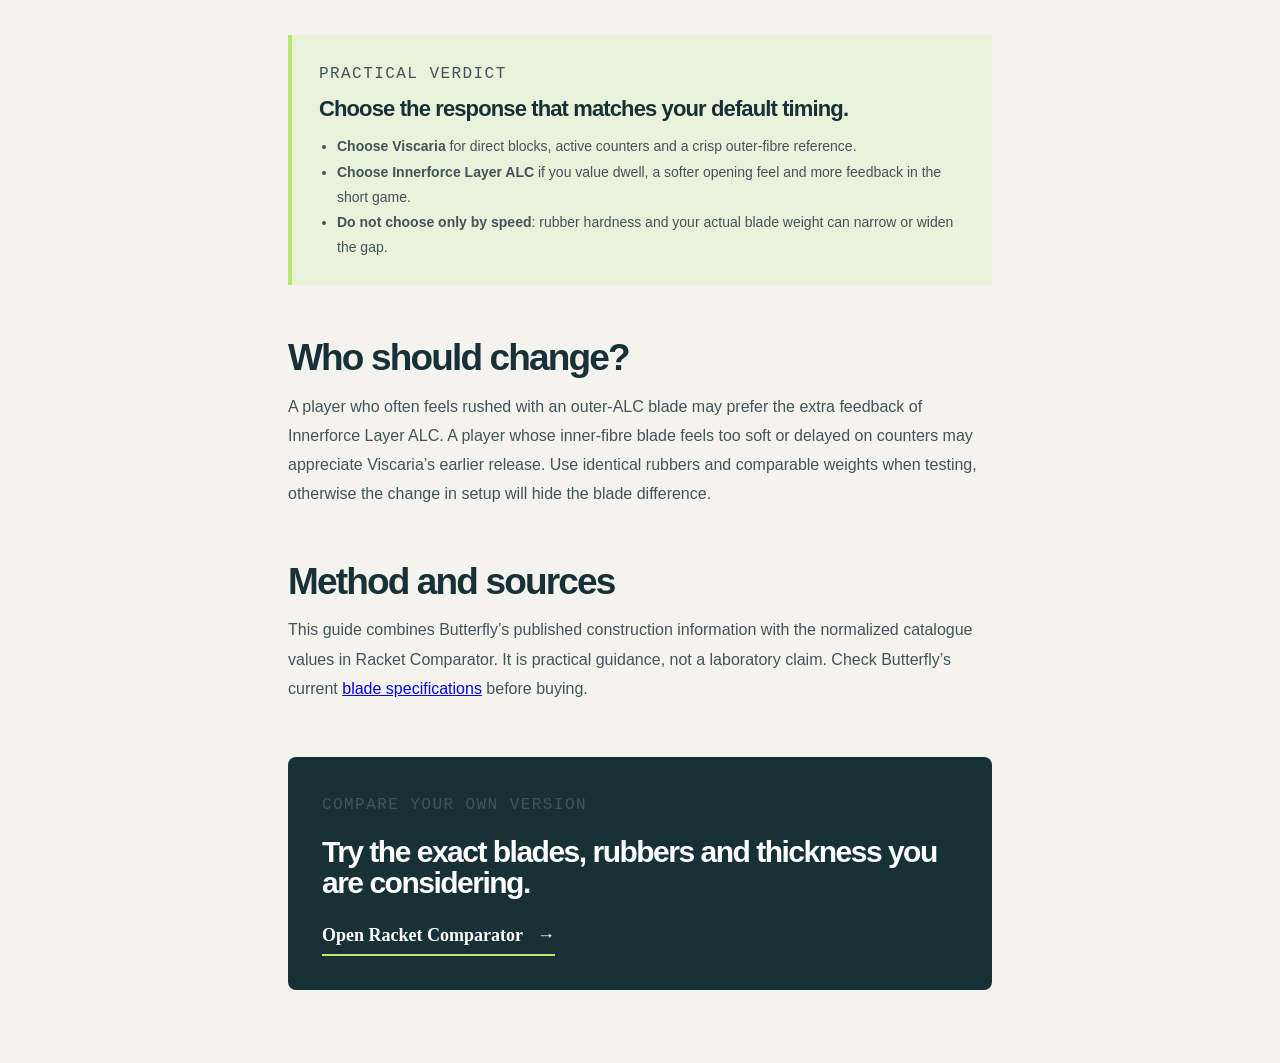
<file: compare/viscaria-vs-innerforce-layer-alc/index.html>
<!doctype html>
<html lang="en"><head><meta http-equiv="Content-Security-Policy" content="default-src 'self'; script-src 'self'; style-src 'self' 'unsafe-inline' https://fonts.googleapis.com; font-src 'self' https://fonts.gstatic.com data:; img-src 'self' data:; object-src 'none'; base-uri 'self'; form-action 'self'; frame-src 'none'" /><meta charset="UTF-8" /><link rel="icon" type="image/png" href="/assets/racket-comparator-favicon.png" /><meta name="viewport" content="width=device-width, initial-scale=1.0" /><meta name="description" content="Butterfly Viscaria vs Innerforce Layer ALC: outer ALC versus inner ALC, with practical advice on touch, trajectory, blocking and who should choose each." /><meta name="robots" content="index,follow,max-image-preview:large" /><link rel="canonical" href="https://racketcomparator.com/compare/viscaria-vs-innerforce-layer-alc/" /><meta property="og:type" content="article" /><meta property="og:url" content="https://racketcomparator.com/compare/viscaria-vs-innerforce-layer-alc/" /><meta property="og:title" content="Viscaria vs Innerforce Layer ALC | Racket Comparator" /><meta property="og:description" content="Outer ALC versus inner ALC: the difference you can use at the table." /><meta property="og:image" content="https://racketcomparator.com/assets/table-tennis-rackets-hero.png" /><meta name="twitter:card" content="summary_large_image" /><meta name="twitter:title" content="Viscaria vs Innerforce Layer ALC" /><meta name="twitter:description" content="A practical Butterfly blade comparison." /><meta name="twitter:image" content="https://racketcomparator.com/assets/table-tennis-rackets-hero.png" /><title>Viscaria vs Innerforce Layer ALC | Racket Comparator</title><script type="application/ld+json">{"@context":"https://schema.org","@graph":[{"@type":"BreadcrumbList","itemListElement":[{"@type":"ListItem","position":1,"name":"Racket Comparator","item":"https://racketcomparator.com/"},{"@type":"ListItem","position":2,"name":"Comparisons","item":"https://racketcomparator.com/compare/viscaria-vs-innerforce-layer-alc/"},{"@type":"ListItem","position":3,"name":"Viscaria vs Innerforce Layer ALC"}]},{"@type":"Article","mainEntityOfPage":"https://racketcomparator.com/compare/viscaria-vs-innerforce-layer-alc/","headline":"Butterfly Viscaria vs Innerforce Layer ALC","description":"A practical outer versus inner Arylate-Carbon blade guide.","author":{"@type":"Organization","name":"Racket Comparator"},"publisher":{"@type":"Organization","name":"Racket Comparator"},"datePublished":"2026-08-10","dateModified":"2026-08-10","inLanguage":"en"}]}</script><link rel="preconnect" href="https://fonts.googleapis.com" /><link rel="preconnect" href="https://fonts.gstatic.com" crossorigin /><link href="https://fonts.googleapis.com/css2?family=DM+Mono:wght@400;500&amp;family=Manrope:wght@400;500;600;700;800&amp;display=swap" rel="stylesheet" /><link rel="stylesheet" href="../../styles.css?v=20260810-comparison-guides" /></head>
<body class="blog-page"><header class="blog-header"><a class="blog-brand" href="../../"><span class="brand-mark"><i></i><i></i><i></i></span><span>RACKET COMPARATOR</span></a><div class="blog-header-tools"><a class="blog-back" href="../../">← Back to comparator</a></div></header><main><section class="blog-hero"><div><p class="eyebrow">BLADE COMPARISON · UPDATED AUGUST 2026</p><h1>Viscaria vs<br />Innerforce Layer ALC</h1><p class="blog-lead">The classic outer-versus-inner ALC choice: a crisper, earlier response against a softer feel with more time on the ball.</p><p class="blog-meta">BUTTERFLY · ARYLATE-CARBON · OFFENSIVE SHAKEHAND</p></div><div class="blog-callout"><p class="eyebrow">SHORT ANSWER</p><h3>Choose where you want to feel the composite.</h3><ul><li>Viscaria places ALC nearer the surface for a quicker, crisper response.</li><li>Innerforce Layer ALC places it deeper for more dwell and a softer first touch.</li><li>Neither is “better”; the choice follows your timing and preferred contact.</li></ul></div></section><article class="blog-article"><p class="blog-intro">These blades solve a similar problem in different ways: both provide the stability of Arylate-Carbon, but their layer placement changes when that stability becomes noticeable. Viscaria tends to reward a direct active stroke. Innerforce Layer ALC gives a little more sense of holding the ball before it leaves the racket.</p><section class="comparison-evidence" aria-label="Viscaria and Innerforce Layer ALC comparison data"><div class="comparison-evidence-header"><h2>Data that changes the choice</h2><p>Normalized Racket Comparator scores, 0–100. The construction row explains why the small numbers feel different in the hand.</p></div><table class="comparison-data"><thead><tr><th>Characteristic</th><th>Viscaria</th><th>Innerforce Layer ALC</th></tr></thead><tbody><tr><td>Speed</td><td>82</td><td>76</td></tr><tr><td>Control</td><td>70</td><td>76</td></tr><tr><td>Spin potential</td><td>86</td><td>87</td></tr><tr><td>Construction</td><td>Outer ALC</td><td>Inner ALC</td></tr></tbody></table><div class="comparison-impact"><p><strong>Early timing:</strong> Viscaria’s faster outer-fibre response helps active blocks and counters leave the racket sooner.</p><p><strong>Opening and touch:</strong> Innerforce’s extra control and deeper composite give more dwell for a safer first topspin and short game.</p></div></section><h2>Outer ALC: Viscaria</h2><p>With the composite layer near the outer ply, Viscaria has a crisp, immediate response. It is a natural fit for players who counter at the table, punch the backhand and want the racket to return energy clearly on a short stroke. The trade-off is that passive contacts and delicate receive require a calm hand and precise racket angle.</p><h2>Inner ALC: Innerforce Layer ALC</h2><p>Innerforce Layer ALC places the composite closer to the core, behind more wood. The contact tends to feel softer and more flexible, especially at lower impact. That can make opening against backspin, short touch and spin variation feel more intuitive, while the composite still offers stability when the stroke becomes stronger.</p><aside class="blog-callout"><p class="eyebrow">PRACTICAL VERDICT</p><h3>Choose the response that matches your default timing.</h3><ul><li><strong>Choose Viscaria</strong> for direct blocks, active counters and a crisp outer-fibre reference.</li><li><strong>Choose Innerforce Layer ALC</strong> if you value dwell, a softer opening feel and more feedback in the short game.</li><li><strong>Do not choose only by speed</strong>: rubber hardness and your actual blade weight can narrow or widen the gap.</li></ul></aside><h2>Who should change?</h2><p>A player who often feels rushed with an outer-ALC blade may prefer the extra feedback of Innerforce Layer ALC. A player whose inner-fibre blade feels too soft or delayed on counters may appreciate Viscaria’s earlier release. Use identical rubbers and comparable weights when testing, otherwise the change in setup will hide the blade difference.</p><h2>Method and sources</h2><p>This guide combines Butterfly’s published construction information with the normalized catalogue values in Racket Comparator. It is practical guidance, not a laboratory claim. Check Butterfly’s current <a href="https://butterflyonline.com/butterfly-blade-specifications/">blade specifications</a> before buying.</p><section class="blog-cta"><p class="eyebrow">COMPARE YOUR OWN VERSION</p><h2>Try the exact blades, rubbers and thickness you are considering.</h2><a href="../../"><span>Open Racket Comparator</span><span>→</span></a></section></article></main><footer><span>RACKET COMPARATOR • Table tennis equipment, compared with context. • 2026</span></footer></body></html>
</file>
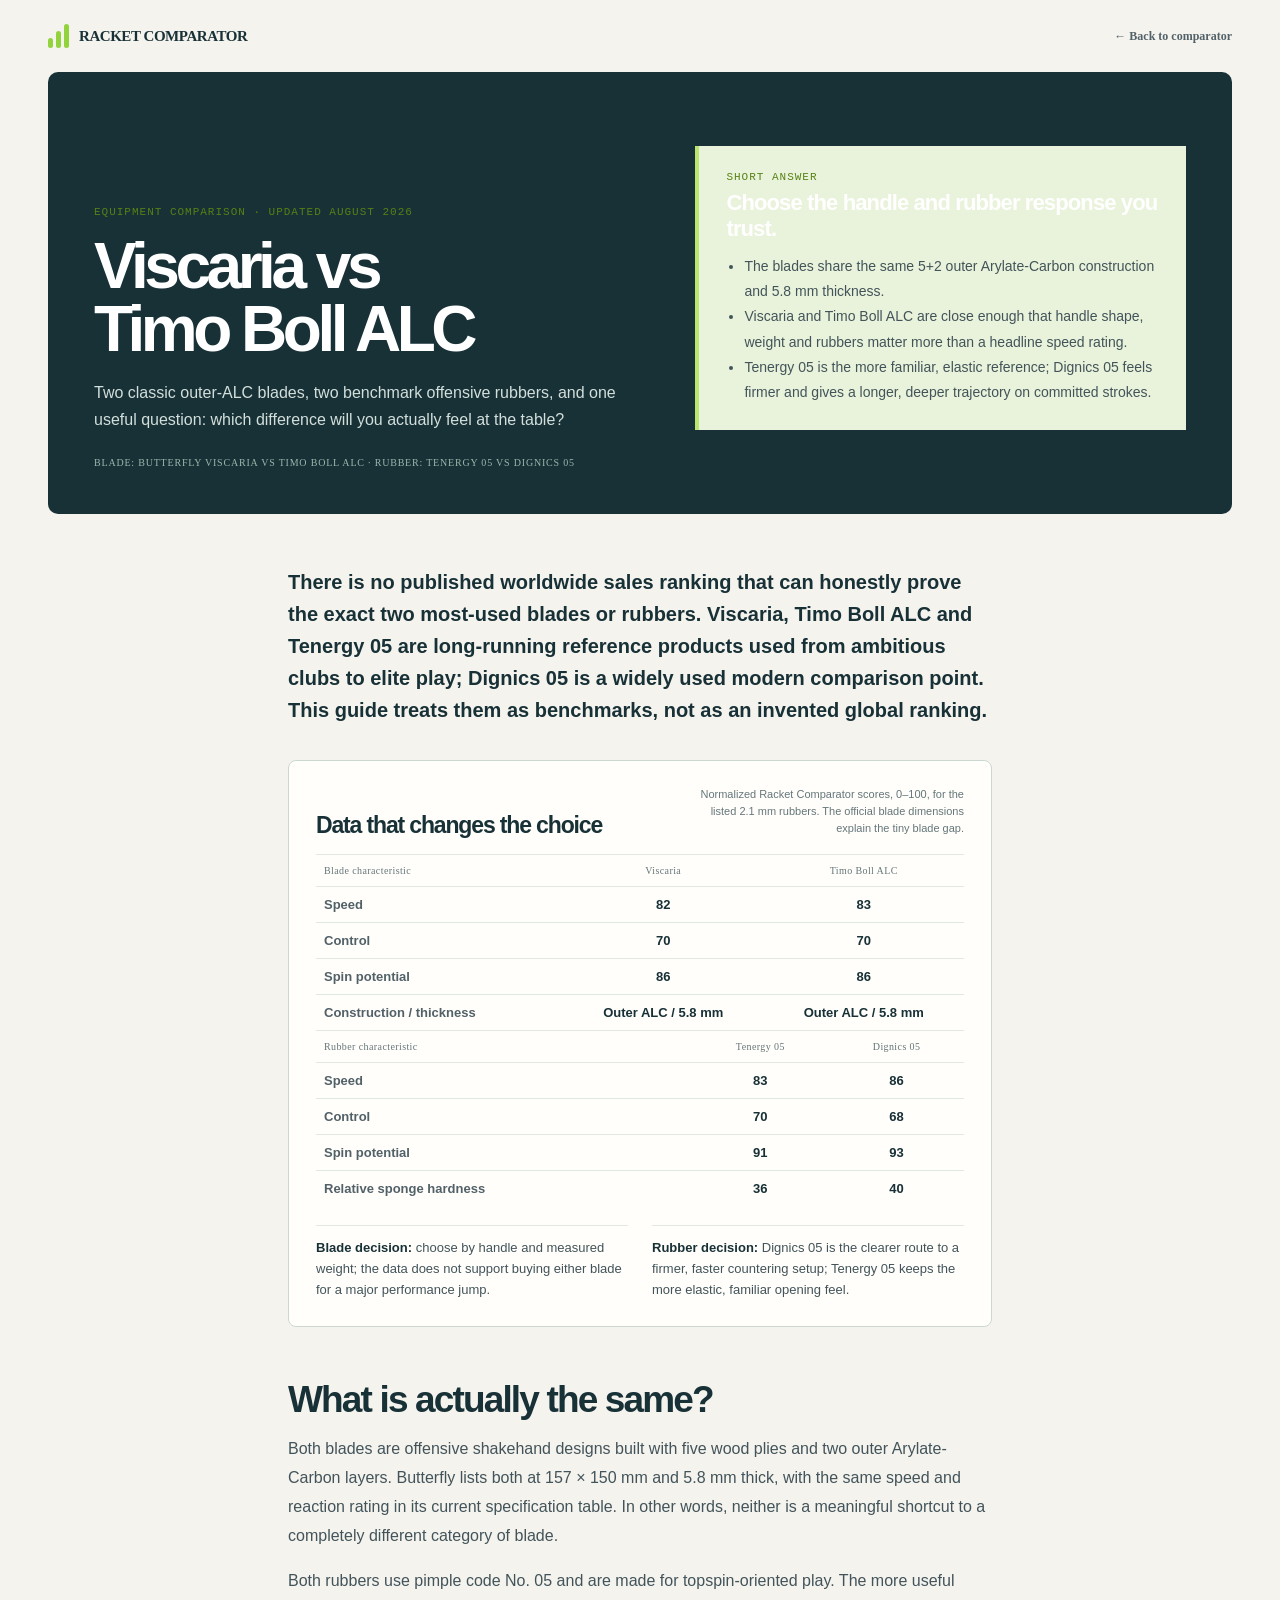
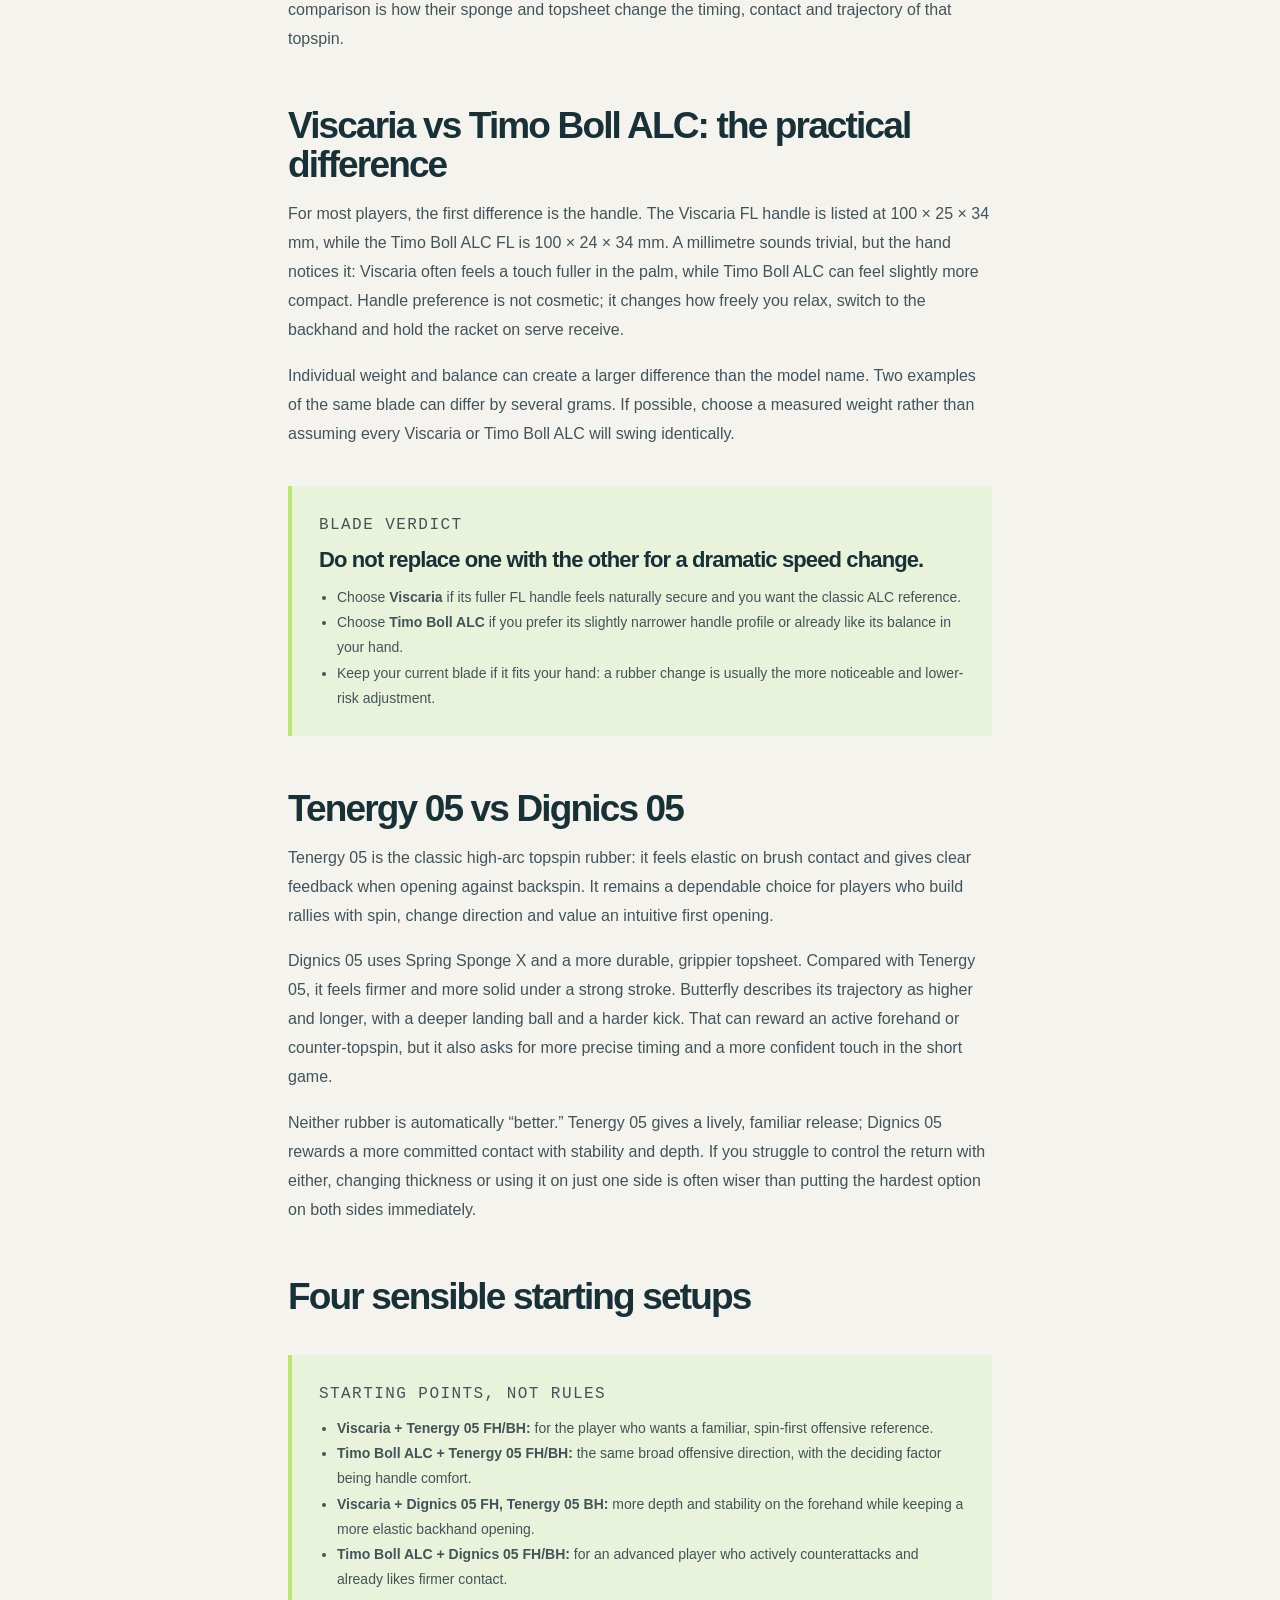
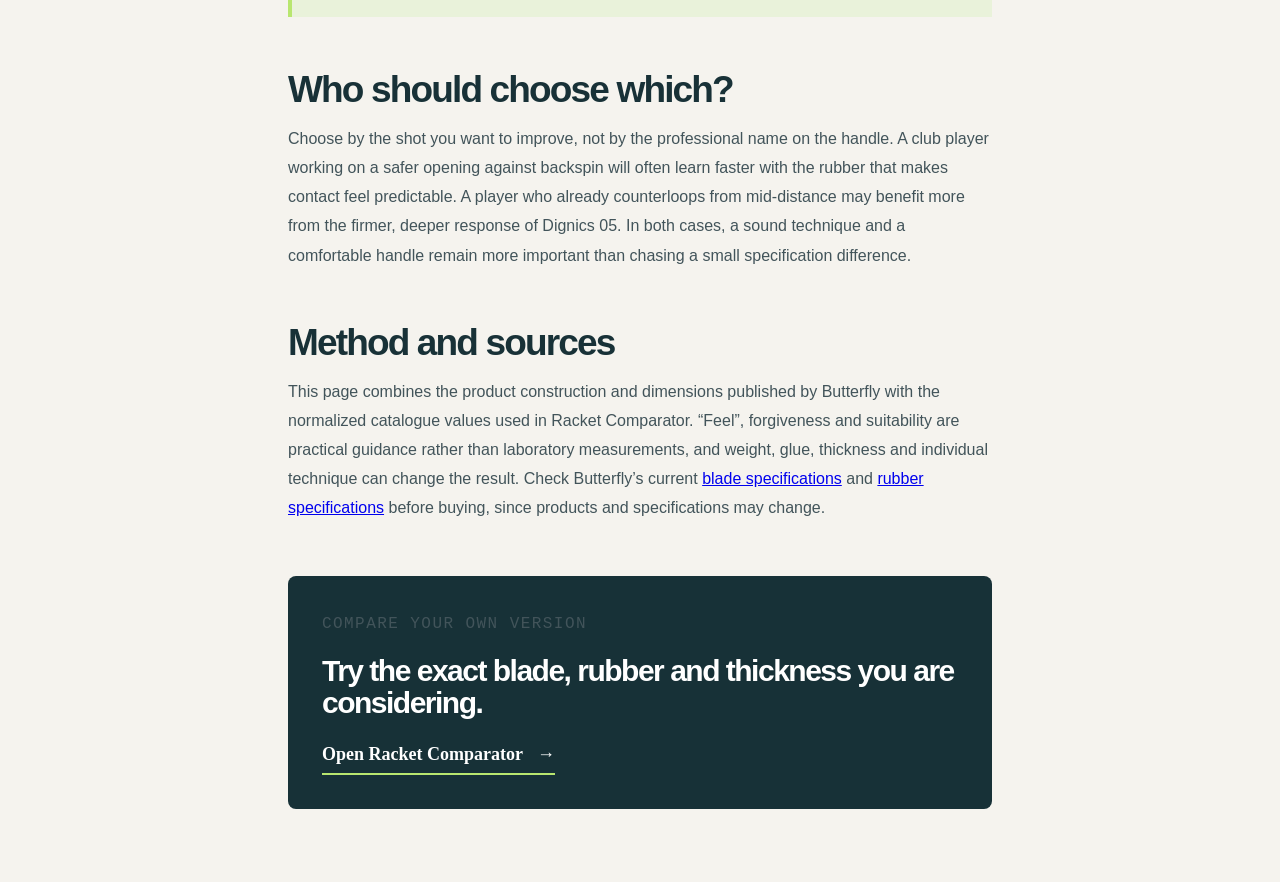
<file: compare/viscaria-vs-timo-boll-alc/index.html>
<!doctype html>
<html lang="en">
  <head>
    <meta http-equiv="Content-Security-Policy" content="default-src 'self'; script-src 'self'; style-src 'self' 'unsafe-inline' https://fonts.googleapis.com; font-src 'self' https://fonts.gstatic.com data:; img-src 'self' data:; object-src 'none'; base-uri 'self'; form-action 'self'; frame-src 'none'" />
    <meta charset="UTF-8" /><link rel="icon" type="image/png" href="/assets/racket-comparator-favicon.png" />
    <meta name="viewport" content="width=device-width, initial-scale=1.0" />
    <meta name="description" content="An honest comparison of Butterfly Viscaria vs Timo Boll ALC, plus Tenergy 05 vs Dignics 05: feel, handle, trajectory and who should choose each." />
    <meta name="robots" content="index,follow,max-image-preview:large" />
    <link rel="canonical" href="https://racketcomparator.com/compare/viscaria-vs-timo-boll-alc/" />
    <meta property="og:type" content="article" />
    <meta property="og:url" content="https://racketcomparator.com/compare/viscaria-vs-timo-boll-alc/" />
    <meta property="og:title" content="Viscaria vs Timo Boll ALC: Tenergy 05 vs Dignics 05" />
    <meta property="og:description" content="The practical differences between two classic ALC blades and two benchmark Butterfly rubbers." />
    <meta property="og:image" content="https://racketcomparator.com/assets/table-tennis-rackets-hero.png" />
    <meta property="og:image:alt" content="Blue and red table tennis rackets for Racket Comparator" />
    <meta name="twitter:card" content="summary_large_image" />
    <meta name="twitter:title" content="Viscaria vs Timo Boll ALC: Tenergy 05 vs Dignics 05" />
    <meta name="twitter:description" content="The practical differences between two classic ALC blades and two benchmark Butterfly rubbers." />
    <meta name="twitter:image" content="https://racketcomparator.com/assets/table-tennis-rackets-hero.png" />
    <title>Viscaria vs Timo Boll ALC: Tenergy 05 vs Dignics 05 | Racket Comparator</title>
    <script type="application/ld+json">
      {
        "@context": "https://schema.org",
        "@graph": [
          {
            "@type": "BreadcrumbList",
            "itemListElement": [
              {"@type": "ListItem", "position": 1, "name": "Racket Comparator", "item": "https://racketcomparator.com/"},
              {"@type": "ListItem", "position": 2, "name": "Comparisons", "item": "https://racketcomparator.com/compare/viscaria-vs-timo-boll-alc/"},
              {"@type": "ListItem", "position": 3, "name": "Viscaria vs Timo Boll ALC"}
            ]
          },
          {
            "@type": "Article",
            "mainEntityOfPage": "https://racketcomparator.com/compare/viscaria-vs-timo-boll-alc/",
            "headline": "Butterfly Viscaria vs Timo Boll ALC: Tenergy 05 vs Dignics 05",
            "description": "A practical guide to choosing between two classic Arylate-Carbon blades and two benchmark Butterfly rubbers.",
            "author": {"@type": "Organization", "name": "Racket Comparator"},
            "publisher": {"@type": "Organization", "name": "Racket Comparator"},
            "datePublished": "2026-08-10",
            "dateModified": "2026-08-10",
            "inLanguage": "en"
          }
        ]
      }
    </script>
    <link rel="preconnect" href="https://fonts.googleapis.com" />
    <link rel="preconnect" href="https://fonts.gstatic.com" crossorigin />
    <link href="https://fonts.googleapis.com/css2?family=DM+Mono:wght@400;500&amp;family=Manrope:wght@400;500;600;700;800&amp;display=swap" rel="stylesheet" />
    <link rel="stylesheet" href="../../styles.css?v=20260810-comparison-guides" />
  </head>
  <body class="blog-page">
    <header class="blog-header">
      <a class="blog-brand" href="../../"><span class="brand-mark"><i></i><i></i><i></i></span><span>RACKET COMPARATOR</span></a>
      <div class="blog-header-tools"><a class="blog-back" href="../../">← Back to comparator</a></div>
    </header>

    <main>
      <section class="blog-hero">
        <div>
          <p class="eyebrow">EQUIPMENT COMPARISON · UPDATED AUGUST 2026</p>
          <h1>Viscaria vs<br />Timo Boll ALC</h1>
          <p class="blog-lead">Two classic outer-ALC blades, two benchmark offensive rubbers, and one useful question: which difference will you actually feel at the table?</p>
          <p class="blog-meta">BLADE: BUTTERFLY VISCARIA VS TIMO BOLL ALC · RUBBER: TENERGY 05 VS DIGNICS 05</p>
        </div>
        <div class="blog-callout">
          <p class="eyebrow">SHORT ANSWER</p>
          <h3>Choose the handle and rubber response you trust.</h3>
          <ul>
            <li>The blades share the same 5+2 outer Arylate-Carbon construction and 5.8 mm thickness.</li>
            <li>Viscaria and Timo Boll ALC are close enough that handle shape, weight and rubbers matter more than a headline speed rating.</li>
            <li>Tenergy 05 is the more familiar, elastic reference; Dignics 05 feels firmer and gives a longer, deeper trajectory on committed strokes.</li>
          </ul>
        </div>
      </section>

      <article class="blog-article">
        <p class="blog-intro">There is no published worldwide sales ranking that can honestly prove the exact two most-used blades or rubbers. Viscaria, Timo Boll ALC and Tenergy 05 are long-running reference products used from ambitious clubs to elite play; Dignics 05 is a widely used modern comparison point. This guide treats them as benchmarks, not as an invented global ranking.</p>

        <section class="comparison-evidence" aria-label="Viscaria, Timo Boll ALC, Tenergy 05 and Dignics 05 comparison data">
          <div class="comparison-evidence-header"><h2>Data that changes the choice</h2><p>Normalized Racket Comparator scores, 0–100, for the listed 2.1 mm rubbers. The official blade dimensions explain the tiny blade gap.</p></div>
          <table class="comparison-data"><thead><tr><th>Blade characteristic</th><th>Viscaria</th><th>Timo Boll ALC</th></tr></thead><tbody><tr><td>Speed</td><td>82</td><td>83</td></tr><tr><td>Control</td><td>70</td><td>70</td></tr><tr><td>Spin potential</td><td>86</td><td>86</td></tr><tr><td>Construction / thickness</td><td>Outer ALC / 5.8 mm</td><td>Outer ALC / 5.8 mm</td></tr></tbody></table>
          <table class="comparison-data"><thead><tr><th>Rubber characteristic</th><th>Tenergy 05</th><th>Dignics 05</th></tr></thead><tbody><tr><td>Speed</td><td>83</td><td>86</td></tr><tr><td>Control</td><td>70</td><td>68</td></tr><tr><td>Spin potential</td><td>91</td><td>93</td></tr><tr><td>Relative sponge hardness</td><td>36</td><td>40</td></tr></tbody></table>
          <div class="comparison-impact"><p><strong>Blade decision:</strong> choose by handle and measured weight; the data does not support buying either blade for a major performance jump.</p><p><strong>Rubber decision:</strong> Dignics 05 is the clearer route to a firmer, faster countering setup; Tenergy 05 keeps the more elastic, familiar opening feel.</p></div>
        </section>

        <h2>What is actually the same?</h2>
        <p>Both blades are offensive shakehand designs built with five wood plies and two outer Arylate-Carbon layers. Butterfly lists both at 157 × 150 mm and 5.8 mm thick, with the same speed and reaction rating in its current specification table. In other words, neither is a meaningful shortcut to a completely different category of blade.</p>
        <p>Both rubbers use pimple code No. 05 and are made for topspin-oriented play. The more useful comparison is how their sponge and topsheet change the timing, contact and trajectory of that topspin.</p>

        <h2>Viscaria vs Timo Boll ALC: the practical difference</h2>
        <p>For most players, the first difference is the handle. The Viscaria FL handle is listed at 100 × 25 × 34 mm, while the Timo Boll ALC FL is 100 × 24 × 34 mm. A millimetre sounds trivial, but the hand notices it: Viscaria often feels a touch fuller in the palm, while Timo Boll ALC can feel slightly more compact. Handle preference is not cosmetic; it changes how freely you relax, switch to the backhand and hold the racket on serve receive.</p>
        <p>Individual weight and balance can create a larger difference than the model name. Two examples of the same blade can differ by several grams. If possible, choose a measured weight rather than assuming every Viscaria or Timo Boll ALC will swing identically.</p>

        <aside class="blog-callout">
          <p class="eyebrow">BLADE VERDICT</p>
          <h3>Do not replace one with the other for a dramatic speed change.</h3>
          <ul>
            <li>Choose <strong>Viscaria</strong> if its fuller FL handle feels naturally secure and you want the classic ALC reference.</li>
            <li>Choose <strong>Timo Boll ALC</strong> if you prefer its slightly narrower handle profile or already like its balance in your hand.</li>
            <li>Keep your current blade if it fits your hand: a rubber change is usually the more noticeable and lower-risk adjustment.</li>
          </ul>
        </aside>

        <h2>Tenergy 05 vs Dignics 05</h2>
        <p>Tenergy 05 is the classic high-arc topspin rubber: it feels elastic on brush contact and gives clear feedback when opening against backspin. It remains a dependable choice for players who build rallies with spin, change direction and value an intuitive first opening.</p>
        <p>Dignics 05 uses Spring Sponge X and a more durable, grippier topsheet. Compared with Tenergy 05, it feels firmer and more solid under a strong stroke. Butterfly describes its trajectory as higher and longer, with a deeper landing ball and a harder kick. That can reward an active forehand or counter-topspin, but it also asks for more precise timing and a more confident touch in the short game.</p>
        <p>Neither rubber is automatically “better.” Tenergy 05 gives a lively, familiar release; Dignics 05 rewards a more committed contact with stability and depth. If you struggle to control the return with either, changing thickness or using it on just one side is often wiser than putting the hardest option on both sides immediately.</p>

        <h2>Four sensible starting setups</h2>
        <aside class="blog-callout">
          <p class="eyebrow">STARTING POINTS, NOT RULES</p>
          <ul>
            <li><strong>Viscaria + Tenergy 05 FH/BH:</strong> for the player who wants a familiar, spin-first offensive reference.</li>
            <li><strong>Timo Boll ALC + Tenergy 05 FH/BH:</strong> the same broad offensive direction, with the deciding factor being handle comfort.</li>
            <li><strong>Viscaria + Dignics 05 FH, Tenergy 05 BH:</strong> more depth and stability on the forehand while keeping a more elastic backhand opening.</li>
            <li><strong>Timo Boll ALC + Dignics 05 FH/BH:</strong> for an advanced player who actively counterattacks and already likes firmer contact.</li>
          </ul>
        </aside>

        <h2>Who should choose which?</h2>
        <p>Choose by the shot you want to improve, not by the professional name on the handle. A club player working on a safer opening against backspin will often learn faster with the rubber that makes contact feel predictable. A player who already counterloops from mid-distance may benefit more from the firmer, deeper response of Dignics 05. In both cases, a sound technique and a comfortable handle remain more important than chasing a small specification difference.</p>

        <h2>Method and sources</h2>
        <p>This page combines the product construction and dimensions published by Butterfly with the normalized catalogue values used in Racket Comparator. “Feel”, forgiveness and suitability are practical guidance rather than laboratory measurements, and weight, glue, thickness and individual technique can change the result. Check Butterfly’s current <a href="https://butterflyonline.com/butterfly-blade-specifications/">blade specifications</a> and <a href="https://butterflyonline.com/butterfly-rubber-specifications/">rubber specifications</a> before buying, since products and specifications may change.</p>

        <section class="blog-cta">
          <p class="eyebrow">COMPARE YOUR OWN VERSION</p>
          <h2>Try the exact blade, rubber and thickness you are considering.</h2>
          <a href="../../"><span>Open Racket Comparator</span> <span>→</span></a>
        </section>
      </article>
    </main>

    <footer><span>RACKET COMPARATOR • Table tennis equipment, compared with context. • 2026</span></footer>
  </body>
</html>
</file>
<file: styles.css>
:root { --ink:#142126; --muted:#677278; --paper:#f5f3ee; --card:#fffefa; --line:#d8ddd9; --green:#92d23c; --orange:#ff7b42; --blue:#b4e4f5; --rubber-fh:#d82727; --rubber-bh:#142126; }
* { box-sizing:border-box; }
html { scroll-behavior:smooth; }
body { margin:0; color:var(--ink); background:var(--paper); font-family:Manrope,Arial,sans-serif; }
.site-header { height:78px; display:flex; align-items:center; justify-content:space-between; max-width:1240px; margin:auto; padding:0 28px; border-bottom:1px solid rgba(20,33,38,.08); }
.brand { display:flex; align-items:center; gap:11px; color:var(--ink); text-decoration:none; font-size:20px; font-weight:800; letter-spacing:-.8px; }.brand-mark { display:flex; gap:3px; align-items:end; height:24px; }.brand-mark i { display:block; width:5px; border-radius:5px; background:var(--green); }.brand-mark i:nth-child(1){height:10px}.brand-mark i:nth-child(2){height:17px}.brand-mark i:nth-child(3){height:24px}
.header-note,.section-heading>p { font-size:12px; color:var(--muted); }.hero { isolation:isolate; position:relative; overflow:hidden; max-width:1240px; min-height:620px; margin:auto; padding:105px 28px; background:#06111d url('assets/table-tennis-rackets-hero.png?v=20260803-clean-gloss') center/cover no-repeat; color:white; }.hero:before { content:""; position:absolute; z-index:-1; inset:0; background:linear-gradient(90deg,rgba(3,11,19,.88) 0%,rgba(3,11,19,.54) 46%,rgba(3,11,19,.08) 100%); }.hero-content{max-width:590px}.hero .eyebrow{color:#b1e762}.hero h1{color:#fff}.hero h1 em{color:#b4e4f5}.hero-copy{color:#d0d8df}.hero-setups{display:flex;align-items:center;flex-wrap:wrap;gap:8px;margin:34px 0 28px;color:#e2e9ef;font-size:11px}.hero-setups b{font-size:12px}.blue-dot,.red-dot{width:8px;height:8px;border-radius:50%;display:inline-block}.blue-dot{background:#4bafff;box-shadow:0 0 9px #4bafff}.red-dot{background:#ff4c4c;box-shadow:0 0 9px #ff4c4c}.hero-vs{margin:0 8px;color:#aebac6;font-size:17px}.hero .scroll-cta{color:#fff;border-color:#b4e4f5}
.eyebrow { color:#578114; font-family:"DM Mono",monospace; font-size:11px; letter-spacing:.09em; font-weight:500; margin:0 0 17px; }.hero h1 { font-size:clamp(45px,6vw,78px); letter-spacing:-.065em; line-height:1.02; margin:0; max-width:850px; }.hero h1 em { color:#56830f; font-style:normal; }.hero-copy { max-width:480px; color:var(--muted); line-height:1.65; margin:28px 0; }.scroll-cta { color:var(--ink); font-weight:700; text-decoration:none; border-bottom:2px solid var(--green); padding-bottom:5px; }.scroll-cta span,.primary-button span { margin-left:10px; font-size:20px; }
.comparator-section,.profile-section,.results { max-width:1240px; margin:0 auto; padding:80px 28px; }.comparator-section { background:#e9efea; }.section-heading { display:flex; justify-content:space-between; align-items:end; gap:30px; margin-bottom:35px; }.section-heading h2,.result-intro h2 { font-size:clamp(29px,4vw,45px); letter-spacing:-.055em; margin:0; }.section-heading>p { width:310px; line-height:1.6; margin:0; }.setup-grid { display:grid; grid-template-columns:1fr 44px 1fr; align-items:stretch; }.setup-card { padding:31px; background:var(--card); border:1px solid var(--line); }.setup-card.current { border-radius:9px 0 0 9px; }.setup-card.target { border-radius:0 9px 9px 0; }.vs-divider { display:flex; align-items:center; justify-content:center; z-index:1; }.vs-divider span { border-radius:50%; background:var(--ink); color:white; font:500 11px "DM Mono"; padding:10px 7px; }.card-title { display:flex; gap:13px; align-items:center; border-bottom:1px solid var(--line); padding-bottom:20px; margin-bottom:7px; }.card-title h3 { margin:0; font-size:17px; letter-spacing:-.04em; }.tag { color:#4e7c0b; background:#e2f3c8; border-radius:20px; padding:5px 8px; font:500 9px "DM Mono"; letter-spacing:.08em; }.tag.orange { color:#b94614; background:#ffe1d4; }.form-row { padding:18px 0 0; }.form-row label,.profile-form label { display:block; font-size:13px; font-weight:700; }.form-row label span { color:#899295; font-size:10px; font-weight:500; margin-left:5px; } select { display:block; appearance:none; width:100%; border:1px solid var(--line); border-radius:5px; margin-top:8px; padding:12px 36px 12px 12px; background:white url("data:image/svg+xml,%3Csvg xmlns='http://www.w3.org/2000/svg' width='12' height='8'%3E%3Cpath d='m1 1 5 5 5-5' fill='none' stroke='%23596368' stroke-width='1.5'/%3E%3C/svg%3E") no-repeat right 13px center; color:var(--ink); font:500 13px Manrope; cursor:pointer; }.setup-stats { display:flex; gap:14px; border-top:1px solid var(--line); margin-top:23px; padding-top:18px; }.mini-stat { font:500 10px "DM Mono"; color:var(--muted); }.mini-stat b { display:block; color:var(--ink); font:700 15px Manrope; margin-top:3px; }
.profile-section { background:var(--ink); color:#f8f9f4; }.profile-section .eyebrow { color:var(--green); }.profile-section .section-heading>p { color:#aab5b4; }.profile-form { display:grid; grid-template-columns:repeat(3,1fr); gap:20px; }.profile-form select { border-color:#3e4a4d; background-color:#1e2d31; color:white; }.primary-button { display:block; margin:38px 0 0 auto; padding:16px 21px; border:0; border-radius:5px; color:var(--ink); background:var(--green); font:700 14px Manrope; cursor:pointer; transition:transform .2s,background .2s; }.primary-button:hover { transform:translateY(-2px); background:#a6e450; }
.results { background:#f8f7f2; }.hidden { display:none; }.result-intro { max-width:720px; }.result-intro>p:not(.eyebrow) { color:var(--muted); line-height:1.7; max-width:610px; }.compatibility-card { display:flex; align-items:center; gap:26px; margin:42px 0 24px; padding:25px; border-radius:8px; background:#e4f0d1; }.score-ring { width:82px; height:82px; flex:0 0 82px; border-radius:50%; display:flex; align-items:baseline; justify-content:center; padding-top:27px; background:conic-gradient(#5e9714 calc(var(--score) * 1%), #cedac1 0); position:relative; font-size:24px; font-weight:800; letter-spacing:-.07em; }.score-ring:before { content:""; position:absolute; inset:7px; border-radius:50%; background:#e4f0d1; }.score-ring span,.score-ring small { position:relative; z-index:1; }.score-ring small { font-size:10px; letter-spacing:0; }.compatibility-card h3 { margin:0 0 5px; letter-spacing:-.04em; }.compatibility-card p:not(.eyebrow) { margin:0; color:#4e5c4c; font-size:13px; }.comparison-details { display:grid; grid-template-columns:1.2fr .8fr; gap:24px; }.performance-card,.advice-card { border:1px solid var(--line); border-radius:8px; padding:28px; background:var(--card); }.performance-card h3,.advice-card h3 { margin:0 0 20px; letter-spacing:-.04em; }.metric { display:grid; grid-template-columns:115px 1fr 78px; align-items:center; gap:12px; padding:12px 0; border-top:1px solid #e8ece8; font-size:13px; }.bar { height:7px; overflow:hidden; border-radius:10px; background:#e8ece7; }.bar i { display:block; height:100%; border-radius:10px; background:var(--green); }.delta { text-align:right; color:#557c18; font:500 11px "DM Mono"; }.delta.negative { color:#be562d; }.advice-card { color:#f7f9f6; background:#23434a; border:0; }.advice-card p { color:#d3e1df; line-height:1.65; font-size:14px; }.advice-icon { display:grid; place-items:center; width:33px; height:33px; margin-bottom:18px; border-radius:50%; color:var(--ink); background:var(--blue); font-size:19px; }.advice-card .disclaimer { margin-top:25px; padding-top:15px; border-top:1px solid rgba(255,255,255,.15); color:#9eb2b2; font-size:10px; } footer { max-width:1240px; margin:auto; padding:28px; color:var(--muted); font-size:11px; text-align:center; } footer span { color:var(--green); padding:0 8px; }
@media(max-width:700px){.site-header{padding:0 18px}.header-note{display:none}.hero{padding:70px 20px}.comparator-section,.profile-section,.results{padding:55px 20px}.section-heading{display:block}.section-heading>p{width:auto;margin-top:15px}.setup-grid{grid-template-columns:1fr;gap:0}.setup-card.current,.setup-card.target{border-radius:8px}.vs-divider{height:36px}.vs-divider span{padding:8px 6px}.profile-form{grid-template-columns:1fr}.primary-button{width:100%;margin-top:28px}.comparison-details{grid-template-columns:1fr}.metric{grid-template-columns:90px 1fr 65px}.compatibility-card{align-items:flex-start;padding:18px;gap:16px}.compact{margin-bottom:25px}}

.form-row.rubber-fh,.form-row.rubber-bh,.form-row.blade-frame{margin-top:6px;padding:12px 12px 4px;border-radius:6px}.form-row.rubber-fh{background:rgba(216,39,39,.14);border-left:3px solid rgba(216,39,39,.78)}.form-row.rubber-bh{background:rgba(20,33,38,.13);border-left:3px solid rgba(20,33,38,.72)}.form-row.blade-frame{background:#f3f5f1;border-left:3px solid #c8d2c5}.form-row.rubber-fh>label::before,.form-row.rubber-bh>label::before{content:"";display:inline-block;width:8px;height:8px;border-radius:50%;margin-right:7px;vertical-align:middle;position:relative;top:-1px}.form-row.rubber-fh>label::before{background:var(--rubber-fh);box-shadow:0 0 9px rgba(216,39,39,.65)}.form-row.rubber-bh>label::before{background:var(--rubber-bh);box-shadow:0 0 8px rgba(20,33,38,.55)}.form-row.rubber-fh select{border-color:rgba(216,39,39,.42)}.form-row.rubber-bh select{border-color:rgba(20,33,38,.36)}.form-row.rubber-fh .other-product input{border-color:rgba(216,39,39,.5)}.form-row.rubber-bh .other-product input{border-color:rgba(20,33,38,.44)}

.product-picker{display:grid;grid-template-columns:.42fr 1fr;gap:8px}.product-picker select{min-width:0}
.product-picker.blade-picker{grid-template-columns:.30fr 1fr .28fr;align-items:end}.product-picker.blade-picker .blade-year-select{margin-top:8px;padding:12px 36px 12px 12px;font:500 13px Manrope}
.product-picker.rubber-picker{grid-template-columns:.30fr 1fr .28fr}
.product-picker .thickness-input{display:block;width:100%;border:1px solid var(--line);border-radius:5px;margin-top:8px;padding:12px;color:var(--ink);font:500 13px Manrope;background:#fff}
@media(max-width:700px){.brand{font-size:15px}.hero{min-height:620px;background-position:60% center}.hero:before{background:linear-gradient(90deg,rgba(3,11,19,.9),rgba(3,11,19,.35))}.product-picker{grid-template-columns:1fr}}

.language-switcher{display:inline-flex;align-items:center;gap:5px;margin-left:16px;border:1px solid #aab5b4;border-radius:4px;background:transparent;color:var(--ink);padding:5px 7px;font:700 10px "DM Mono"}.language-label{margin-right:2px;font-size:9px;letter-spacing:.08em}.language-flag{display:grid;place-items:center;width:23px;height:22px;border:0;border-radius:3px;background:transparent;padding:0;font-size:15px;line-height:1;cursor:pointer;opacity:.62;filter:saturate(.75);transition:opacity .16s ease,background .16s ease,filter .16s ease}.language-flag:hover,.language-flag[aria-pressed="true"]{background:rgba(255,255,255,.17);opacity:1;filter:saturate(1)}.other-product{display:grid;grid-template-columns:1fr 1fr;gap:7px;margin-top:8px}.other-product-blade{grid-template-columns:1fr 1fr .62fr}.other-product input{min-width:0;width:100%;border:1px dashed #94a19f;border-radius:5px;padding:10px;background:#fbfcfa;color:var(--ink);font:500 12px Manrope}.other-product small{grid-column:1/-1;color:#a45b2b;font-size:10px}.hero{max-width:none}
.analytics-consent{position:fixed;z-index:20;right:18px;bottom:18px;display:flex;align-items:center;gap:18px;max-width:540px;padding:13px 14px;border:1px solid #b9c5c0;border-radius:7px;background:#fffefa;box-shadow:0 12px 36px rgba(3,16,22,.18);color:var(--ink)}.analytics-consent[hidden]{display:none}.analytics-consent p{margin:0;font-size:11px;line-height:1.45}.analytics-consent div{display:flex;gap:7px;flex:none}.analytics-consent button{border:1px solid #9faaa7;border-radius:4px;background:#fff;padding:8px 10px;color:var(--ink);font:700 11px Manrope;cursor:pointer}.analytics-consent #analytics-accept{border-color:var(--ink);background:var(--ink);color:#fff}

.site-header{display:none}.hero{min-height:410px}.hero-language{position:absolute;z-index:4;right:28px;top:24px;color:#fff;border-color:rgba(255,255,255,.65)}
.comparator-section{padding-top:28px;padding-bottom:54px}
.feedback-section{max-width:1240px;margin:0 auto;padding:76px 28px;display:grid;grid-template-columns:1fr 1fr;gap:80px;background:#f5f3ee}.feedback-copy h2{margin:0 0 18px;font-size:clamp(29px,3.5vw,43px);line-height:1.05;letter-spacing:-.055em}.feedback-copy>p:not(.eyebrow){max-width:430px;color:var(--muted);font-size:14px;line-height:1.7}.feedback-form{display:grid;grid-template-columns:1fr 1fr;gap:16px;padding:25px;background:#fffefa;border:1px solid var(--line);border-radius:9px}.feedback-form label{font-size:12px;font-weight:700}.feedback-form label span{font-size:10px;font-weight:500;color:var(--muted)}.feedback-form select,.feedback-form input,.feedback-form textarea{display:block;width:100%;margin-top:7px;border:1px solid var(--line);border-radius:5px;background:#fff;padding:11px;color:var(--ink);font:500 13px Manrope}.feedback-form textarea{min-height:112px;resize:vertical}.feedback-form label:nth-of-type(2),.feedback-privacy,.feedback-status{grid-column:1/-1}.feedback-privacy{margin:0;color:var(--muted);font-size:11px;line-height:1.5}.feedback-button,.feedback-clear{justify-self:start;border:0;border-radius:5px;padding:13px 17px;font:700 13px Manrope;cursor:pointer}.feedback-button{background:var(--ink);color:#fff}.feedback-clear{background:transparent;color:var(--muted);text-decoration:underline}.feedback-button span{margin-left:8px;font-size:17px}.feedback-status{margin:0;color:#56830f;font-size:12px;font-weight:700}.feedback-status:empty{display:none}
.comparison-details{display:block}.brief-result{padding:30px;border:1px solid var(--line);border-radius:9px;background:#fffefa}.brief-rubber{margin:0 0 22px;color:var(--muted);font-size:13px}.brief-table{width:100%;border-collapse:collapse;font-size:13px}.brief-table th,.brief-table td{padding:11px 10px;border-bottom:1px solid #e5eae5;text-align:right}.brief-table th:first-child,.brief-table td:first-child{text-align:left}.brief-table th{font-size:11px;color:var(--muted);font-weight:700}.brief-grid{display:grid;grid-template-columns:1fr 1fr;gap:0 36px;margin-top:24px}.brief-grid section{padding:17px 0;border-top:1px solid #e5eae5}.brief-grid h3,.brief-takeaway h3{margin:0 0 7px;font-size:15px;letter-spacing:-.03em}.brief-grid p,.brief-takeaway li{margin:0;color:#526168;font-size:13px;line-height:1.6}.brief-takeaway{margin-top:8px;padding:18px;background:#e9f2da;border-radius:6px}.brief-takeaway ul{margin:8px 0 0;padding-left:18px}.brief-method{margin:18px 0 0;color:#8a9596;font-size:10px;line-height:1.5}
.long-analysis{margin-top:34px;padding:34px;border-radius:9px;background:#183137;color:#eef4f1}.long-analysis h2{margin:0 0 16px;color:#b8e66f;font-size:18px;letter-spacing:.04em}.long-lead{max-width:830px;margin:0 0 26px;color:#d6e3df;line-height:1.7;font-size:14px}.long-analysis-grid{display:grid;grid-template-columns:1fr 1fr;gap:0 38px}.long-analysis-grid article{padding:19px 0;border-top:1px solid rgba(255,255,255,.14)}.long-analysis-grid h3{margin:0 0 8px;font-size:15px;letter-spacing:-.02em}.long-analysis-grid p{margin:0;color:#c8d6d3;font-size:13px;line-height:1.7}
.validation-audit{margin:0 0 26px;padding:20px;border:1px solid #efc4be;border-left:5px solid var(--red);border-radius:7px;background:#fff8f6}.validation-heading{display:flex;align-items:center;justify-content:space-between;gap:18px;margin-bottom:14px}.validation-heading span{color:var(--red);font-size:10px;font-weight:800;letter-spacing:.08em}.validation-heading h3{margin:4px 0 0;font-size:17px}.validation-heading>b{display:grid;place-items:center;min-width:48px;height:48px;border-radius:50%;background:var(--red);color:#fff;font-size:14px}.validation-grid{display:grid;grid-template-columns:1fr 1fr;gap:8px 24px}.validation-grid article{padding:11px 0;border-top:1px solid #eadbd7}.validation-grid h4{margin:0 0 5px;font-size:12px}.validation-grid p,.review-check{margin:0;color:#596569;font-size:11px;line-height:1.55}.review-check{margin-top:10px;padding:12px;border-radius:5px;background:#f1eee8}.short-result-title{margin:0 0 12px;font-size:16px;letter-spacing:.05em}
@media(max-width:700px){.feedback-section{grid-template-columns:1fr;gap:28px;padding:55px 20px}.feedback-form{grid-template-columns:1fr}.feedback-form label:nth-of-type(3){grid-column:auto}}
@media(max-width:700px){.brief-result{padding:18px}.brief-table{font-size:11px}.brief-table th,.brief-table td{padding:9px 5px}.brief-grid{grid-template-columns:1fr}}
@media(max-width:700px){.validation-grid{grid-template-columns:1fr}.validation-heading h3{font-size:15px}}
@media(max-width:700px){.long-analysis{padding:22px}.long-analysis-grid{grid-template-columns:1fr}}

/* Compact hero: the comparison form begins within the first screen. */
.hero{min-height:385px;padding:46px 28px;background-position:center}.hero:before{background:linear-gradient(90deg,rgba(3,11,19,.54),rgba(3,11,19,.04) 47%,rgba(3,11,19,.54))}.hero-title{position:absolute;z-index:2;top:35%;left:50%;transform:translate(-50%,-50%);margin:0;text-align:center;color:#fff;font-size:clamp(36px,5.2vw,72px)!important;line-height:.88!important;letter-spacing:-.075em!important;text-shadow:0 3px 22px rgba(0,0,0,.8);white-space:nowrap}.hero-arrow{position:absolute;z-index:1;display:flex;gap:15px;top:62%;left:50%;transform:translateX(-50%);width:255px}.hero-arrow i{position:relative;display:block;width:120px;height:16px;border:2px solid #fff;border-radius:5px;box-shadow:0 0 13px rgba(255,255,255,.65)}.arrow-left{background:#1673d1}.arrow-right{background:#d82727}.arrow-left:after,.arrow-right:after{content:"";position:absolute;top:50%;width:0;height:0;transform:translateY(-50%)}.arrow-left:after{left:-15px;border-top:10px solid transparent;border-bottom:10px solid transparent;border-right:15px solid #fff}.arrow-left:before{content:"";position:absolute;z-index:1;left:-11px;top:50%;transform:translateY(-50%);border-top:7px solid transparent;border-bottom:7px solid transparent;border-right:11px solid #1673d1}.arrow-right:after{right:-15px;border-top:10px solid transparent;border-bottom:10px solid transparent;border-left:15px solid #fff}.arrow-right:before{content:"";position:absolute;z-index:1;right:-11px;top:50%;transform:translateY(-50%);border-top:7px solid transparent;border-bottom:7px solid transparent;border-left:11px solid #d82727}.hero-sport{position:absolute;z-index:2;top:68%;left:50%;transform:translateX(-50%);margin:0;color:rgba(255,255,255,.88);font-family:Manrope,sans-serif;font-size:clamp(10px,1vw,14px);font-weight:500;letter-spacing:.28em;text-indent:.28em;text-shadow:0 2px 10px rgba(0,0,0,.75);white-space:nowrap}.hero-proof{position:absolute;z-index:2;top:75%;left:50%;transform:translateX(-50%);display:flex;align-items:center;justify-content:center;gap:9px;width:max-content;max-width:calc(100% - 40px);margin:0;color:rgba(255,255,255,.78);font:500 9px "DM Mono",monospace;letter-spacing:.07em;text-align:center;text-shadow:0 2px 10px rgba(0,0,0,.75);white-space:nowrap}.hero-proof b{color:#fff;font:700 10px Manrope,sans-serif;letter-spacing:0}.hero-proof i{color:rgba(180,228,245,.72);font-style:normal}.hero-content{position:absolute;z-index:3;bottom:28px;left:28px;max-width:360px}.hero-content .eyebrow{margin-bottom:7px;font-size:9px}.hero-content .hero-copy{font-size:11px;line-height:1.45;margin:0 0 12px}.hero-setups{display:none}.hero .scroll-cta{font-size:12px}
@media(max-width:700px){.hero{min-height:360px;padding:20px;background-position:center}.hero-title{top:47%;font-size:clamp(31px,11vw,52px)!important}.hero-arrow{top:61%;width:164px;gap:10px}.hero-arrow i{width:77px;height:13px}.hero-sport{top:68%;font-size:9px;letter-spacing:.22em;text-indent:.22em}.hero-proof{top:75%;width:190px;gap:4px;flex-wrap:wrap;font-size:7px;line-height:1.25;white-space:normal}.hero-proof b{font-size:8px}.hero-proof i{display:none}.hero-proof span+span:before{content:"·";margin-right:4px;color:rgba(180,228,245,.72)}.hero-content{bottom:16px;left:20px;max-width:230px}.hero-content .hero-copy{display:none}.hero-content .eyebrow{font-size:8px}.hero .scroll-cta{font-size:11px}}
@media(max-width:700px){.other-product{grid-template-columns:1fr}.language-switcher{margin-left:auto}.site-header{gap:8px}}
@media(max-width:700px){.analytics-consent{right:12px;bottom:12px;left:12px;display:block}.analytics-consent div{margin-top:10px}}
@media(max-width:700px){.product-picker.rubber-picker{grid-template-columns:1fr}}

.blade-year-hint{display:block;margin:6px 2px 0;color:var(--muted);font-size:10px;line-height:1.45}
.blade-year-picker{display:none}

/* Give comparison-heavy screens more breathing room on wide desktop monitors. */
@media(min-width:1500px){
  .comparator-section,.profile-section,.results,.feedback-section,footer{max-width:1520px}
  .comparator-section,.profile-section,.results{padding-left:48px;padding-right:48px}
  .feedback-section{padding-left:48px;padding-right:48px;gap:110px}
  .setup-grid{grid-template-columns:minmax(0,1fr) 58px minmax(0,1fr)}
  .setup-card{padding:38px 42px}
  .product-picker{grid-template-columns:.36fr 1fr;gap:11px}
  .product-picker.blade-picker{grid-template-columns:.27fr 1fr .22fr;gap:11px}
  .product-picker.rubber-picker{grid-template-columns:.27fr 1fr .22fr;gap:11px}
  .profile-form{grid-template-columns:repeat(4,minmax(0,1fr));gap:22px 24px}
  .brief-result{padding:40px 44px}
  .brief-grid{gap:0 60px}
  .long-analysis{padding:42px 46px}
  .long-analysis-grid{gap:0 60px}
  .hero-content{left:max(48px,calc((100vw - 1520px)/2 + 48px))}
  .hero-language{right:max(48px,calc((100vw - 1520px)/2 + 48px))}
}
@media(min-width:2100px){
  .hero{background-size:1920px auto;background-repeat:no-repeat;background-color:#06111d}
  .comparator-section,.profile-section,.results,.feedback-section,footer{max-width:1680px}
  .hero-content{left:max(64px,calc((100vw - 1680px)/2 + 64px))}
  .hero-language{right:max(64px,calc((100vw - 1680px)/2 + 64px))}
}
@media(max-width:700px){.product-picker.blade-picker{grid-template-columns:1fr 1fr}.product-picker.blade-picker .blade-year-select{grid-column:1/-1}}

.guide-promo{max-width:1240px;margin:0 auto;padding:58px 28px;display:flex;align-items:end;justify-content:space-between;gap:32px;border-top:1px solid var(--line);background:#fffefa}.guide-promo h2{max-width:600px;margin:0 0 12px;font-size:clamp(26px,3vw,40px);line-height:1.04;letter-spacing:-.055em}.guide-promo p:not(.eyebrow){max-width:560px;margin:0;color:var(--muted);font-size:14px;line-height:1.65}.guide-promo a,.blog-cta a{display:inline-flex;align-items:center;gap:14px;flex:none;border-bottom:2px solid var(--ink);padding:8px 0;color:var(--ink);font:700 13px Manrope;text-decoration:none}.guide-promo a span,.blog-cta a span{font-size:18px}.blog-page{background:#f5f3ee;color:#183137}.blog-header{max-width:1240px;margin:0 auto;display:flex;align-items:center;justify-content:space-between;padding:24px 28px}.blog-brand{display:inline-flex;align-items:center;gap:10px;color:#183137;font:800 15px Manrope;text-decoration:none;letter-spacing:-.03em}.blog-back{color:#526168;font:700 12px Manrope;text-decoration:none}.blog-hero{max-width:1184px;margin:0 auto 52px;display:grid;grid-template-columns:minmax(0,1fr) minmax(300px, .88fr);gap:44px;align-items:end;padding:36px 46px 46px;border-radius:10px;background:#183137;color:#fff}.blog-hero h1{max-width:720px;margin:0 0 20px;font-size:clamp(38px,5vw,66px);line-height:.98;letter-spacing:-.07em}.blog-lead{max-width:620px;margin:0;color:#d2dfdb;font-size:16px;line-height:1.65}.blog-meta{margin:24px 0 0;color:#9db5ac;font:500 10px "DM Mono";letter-spacing:.08em}.blog-hero img{width:100%;max-height:470px;object-fit:cover;border-radius:7px}.blog-article{max-width:760px;margin:0 auto;padding:0 28px 72px}.blog-article h2{margin:54px 0 14px;font-size:clamp(26px,3vw,37px);line-height:1.05;letter-spacing:-.05em}.blog-article p{margin:0 0 16px;color:#42545a;font-size:16px;line-height:1.82}.blog-intro{color:#183137!important;font-size:20px!important;line-height:1.6!important;font-weight:600}.blog-photo{margin:30px 0 34px}.blog-photo.narrow{max-width:520px;margin-right:auto;margin-left:auto}.blog-photo img{display:block;width:100%;border-radius:7px}.blog-photo figcaption{margin-top:8px;color:#718086;font:500 10px "DM Mono";letter-spacing:.04em}.blog-callout{margin:38px 0;padding:25px 27px;border-left:4px solid #b8e66f;background:#e9f2da}.blog-callout h3{margin:0 0 12px;font-size:22px;letter-spacing:-.04em}.blog-callout ul{margin:0;padding-left:18px;color:#42545a;font-size:14px;line-height:1.8}.blog-callout .eyebrow{margin-bottom:7px}.blog-cta{margin-top:54px;padding:34px;border-radius:8px;background:#173137;color:#fff}.blog-cta h2{margin:0 0 18px;color:#fff;font-size:30px}.blog-cta a{border-color:#b8e66f;color:#fff}.blog-page footer{max-width:none;margin:0;background:#10252a;color:#b9ccc5}
@media(max-width:700px){.guide-promo{display:block;padding:42px 20px}.guide-promo a{margin-top:18px}.blog-header{padding:18px 20px}.blog-brand{font-size:13px}.blog-hero{display:block;margin:0 12px 38px;padding:30px 24px}.blog-hero h1{font-size:39px}.blog-hero img{margin-top:26px;max-height:350px}.blog-article{padding:0 20px 54px}.blog-article p{font-size:15px}.blog-intro{font-size:18px!important}.blog-cta{padding:26px}.blog-cta h2{font-size:27px}}
footer .footer-copy{color:var(--muted);padding:0}.footer-blog-link{display:inline-block;margin-left:12px;padding-left:12px;border-left:1px solid var(--line);color:#4d7912;font-weight:700;text-decoration:none}.footer-blog-link:hover{color:var(--ink);text-decoration:underline}

/* Multi-sport entry point. Padel and Table Tennis have live comparator modules. */
.visually-hidden{position:absolute!important;width:1px!important;height:1px!important;padding:0!important;margin:-1px!important;overflow:hidden!important;clip:rect(0,0,0,0)!important;white-space:nowrap!important;border:0!important}
.sport-launcher{position:relative;max-width:1672px;margin:0 auto;background:#f8f4ed;line-height:0}.sport-launcher>picture{display:block}.sport-launcher>picture img{display:block;width:100%;height:auto}.sport-launcher-actions{position:absolute;z-index:2;inset:0}.sport-launcher-actions>a,.sport-launcher-actions>span{position:absolute;top:19.34%;height:74.2%;border-radius:2.2%;outline-offset:5px}.sport-launcher-padel{left:3.18%;width:30.1%;cursor:not-allowed}.sport-launcher-tennis{cursor:not-allowed}.sport-launcher-table-tennis{cursor:pointer;transition:box-shadow .18s ease,transform .18s ease}.sport-launcher-table-tennis:hover{box-shadow:0 0 0 5px var(--green),0 16px 30px rgba(20,33,38,.28);transform:translateY(-4px)}.sport-launcher-table-tennis:focus-visible{outline:4px solid var(--green);box-shadow:0 0 0 8px rgba(255,255,255,.9)}.sport-launcher-note{position:absolute;bottom:3.7%;left:50%;z-index:3;transform:translateX(-50%);width:max-content;max-width:92%;margin:0;color:rgba(255,255,255,.76);font:500 clamp(7px,.73vw,12px) "DM Mono",monospace;letter-spacing:.1em;line-height:1.3;text-align:center;pointer-events:none}.sport-launcher-note span{margin:0 .55em;color:#b8e66f}
body:not(.table-tennis-open) .analytics-consent,body:not(.table-tennis-open) footer{display:none}
.sport-launcher-padel,.sport-launcher-tennis{cursor:pointer;transition:box-shadow .18s ease,transform .18s ease}.sport-launcher-padel:hover,.sport-launcher-tennis:hover{box-shadow:inset 0 0 0 5px var(--green),0 16px 30px rgba(20,33,38,.28);transform:translateY(-4px)}.sport-launcher-padel:focus-visible,.sport-launcher-tennis:focus-visible{outline:4px solid var(--green);box-shadow:0 0 0 8px rgba(255,255,255,.9)}
.sport-launcher-mobile{display:none}
@media(max-width:700px){.sport-launcher{min-width:0;overflow:hidden}.sport-launcher>picture,.sport-launcher-actions,.sport-launcher-note{display:none}.sport-launcher-mobile{display:grid;gap:12px;padding:12px;background:#f8f4ed}.sport-launcher-mobile-card{position:relative;display:block;width:100%;aspect-ratio:503/694;overflow:hidden;border-radius:12px;background:#183137;box-shadow:0 7px 18px rgba(20,33,38,.16)}.sport-launcher-mobile-card picture,.sport-launcher-mobile-card img{display:block;width:100%;height:100%}.sport-launcher-mobile-card img{object-fit:cover}.sport-launcher-mobile-card.padel,.sport-launcher-mobile-card.tennis,.sport-launcher-mobile-card.table-tennis{cursor:pointer}.sport-launcher-mobile-card.padel:focus-visible,.sport-launcher-mobile-card.tennis:focus-visible,.sport-launcher-mobile-card.table-tennis:focus-visible{outline:4px solid var(--green);outline-offset:3px}.sport-launcher-table-tennis:hover{transform:none;box-shadow:none}}
.guide-promo{display:grid;grid-template-columns:minmax(300px,.88fr) minmax(0,1.12fr);min-height:410px;padding:0;gap:0;align-items:stretch;border-top:0;overflow:hidden;background:#fffefa}.guide-preview-image{min-height:410px;background:#dce3de}.guide-preview-image img{display:block;width:100%;height:100%;object-fit:cover;object-position:center 47%}.guide-preview-copy{display:flex;flex-direction:column;justify-content:center;padding:58px 64px}.guide-promo .guide-preview-copy h2{max-width:660px;margin:0 0 18px;font-size:clamp(30px,3.5vw,48px);line-height:1.02;letter-spacing:-.06em}.guide-promo .guide-preview-title{display:inline;padding:0;border:0;color:var(--ink);font:inherit;text-decoration:none;background:linear-gradient(var(--green),var(--green)) left bottom/0 3px no-repeat;transition:background-size .22s ease,color .22s ease}.guide-promo .guide-preview-title:hover,.guide-promo .guide-preview-title:focus-visible{color:#4d7912;background-size:100% 3px}.guide-promo .guide-preview-copy p:not(.eyebrow){max-width:600px;margin:0;color:var(--muted);font-size:14px;line-height:1.7}.guide-promo .guide-preview-note{margin-top:25px!important;color:#4d7912!important;font:700 11px Manrope!important}.guide-preview-note span{margin-left:6px;font-size:16px;vertical-align:-1px}@media(max-width:700px){.guide-promo{display:block;min-height:0;margin:0 12px}.guide-preview-image{min-height:290px}.guide-preview-copy{padding:38px 24px 42px}.guide-promo .guide-preview-copy h2{font-size:31px}.guide-promo .guide-preview-note{margin-top:20px!important}}
.guide-promo{grid-template-columns:minmax(0,1.14fr) minmax(360px,.86fr);min-height:455px;background:#102d33;color:#fff}.guide-preview-copy{order:1;padding:62px 76px}.guide-preview-image{order:2;min-height:455px;background:#183137}.guide-preview-image img{object-position:center}.guide-promo .guide-preview-copy h2{max-width:720px;font-size:clamp(36px,4vw,58px);line-height:.98}.guide-promo .guide-preview-title{color:#fff;background-image:linear-gradient(#b8e66f,#b8e66f)}.guide-promo .guide-preview-title:hover,.guide-promo .guide-preview-title:focus-visible{color:#d7f3a2}.guide-promo .guide-preview-copy p:not(.eyebrow){color:#cad8d5;font-size:16px;line-height:1.65}.guide-promo .guide-preview-note{color:#b8e66f!important}@media(max-width:700px){.guide-promo{display:flex;flex-direction:column;margin:0;min-height:0}.guide-preview-copy{order:1;padding:42px 24px}.guide-preview-image{order:2;min-height:365px}.guide-promo .guide-preview-copy h2{font-size:35px}.guide-promo .guide-preview-copy p:not(.eyebrow){font-size:14px}}
.blog-header-tools{display:flex;align-items:center;gap:20px}.blog-language{margin:0}.blog-language .language-label{color:#526168}@media(max-width:700px){.blog-header-tools{gap:12px}.blog-language{padding:4px 5px}.blog-language .language-label{display:none}.blog-language .language-flag{width:21px}.blog-back{font-size:10px}}
@media(min-width:701px){.sport-launcher-tennis{top:19.34%;left:34.45%;width:30.02%}.sport-launcher-table-tennis{top:19.34%;left:65.79%;width:30.2%}.sport-launcher-padel:hover,.sport-launcher-tennis:hover,.sport-launcher-table-tennis:hover{box-shadow:inset 0 0 0 5px var(--green),0 16px 30px rgba(20,33,38,.28);transform:none}.sport-launcher-padel:focus-visible,.sport-launcher-tennis:focus-visible,.sport-launcher-table-tennis:focus-visible{outline:0;box-shadow:inset 0 0 0 5px var(--green),0 16px 30px rgba(20,33,38,.28)}}
.comparison-evidence{margin:34px 0 38px;padding:25px 27px;border:1px solid #cbd8d2;border-radius:8px;background:#fffefa}.comparison-evidence-header{display:flex;justify-content:space-between;gap:18px;align-items:end;margin-bottom:17px}.comparison-evidence-header h2{margin:0;font-size:23px}.comparison-evidence-header p{max-width:285px;margin:0!important;color:#65767a!important;font-size:11px!important;line-height:1.55!important;text-align:right}.comparison-data{width:100%;border-collapse:collapse;font-size:13px}.comparison-data th,.comparison-data td{padding:10px 8px;border-top:1px solid #e1e7e2;text-align:center}.comparison-data th:first-child,.comparison-data td:first-child{text-align:left}.comparison-data th{color:#65767a;font:500 10px "DM Mono";letter-spacing:.04em}.comparison-data td{color:#183137;font-weight:700}.comparison-data td:first-child{color:#526168;font-weight:600}.comparison-impact{display:grid;grid-template-columns:1fr 1fr;gap:10px 24px;margin-top:19px}.comparison-impact p{margin:0!important;padding-top:12px;border-top:1px solid #e1e7e2;color:#42545a!important;font-size:13px!important;line-height:1.6!important}.comparison-impact strong{color:#183137}@media(max-width:700px){.comparison-evidence{padding:20px 16px}.comparison-evidence-header{display:block}.comparison-evidence-header h2{font-size:21px}.comparison-evidence-header p{max-width:none;margin-top:8px!important;text-align:left}.comparison-data{font-size:11px}.comparison-data th,.comparison-data td{padding:9px 4px}.comparison-impact{grid-template-columns:1fr}}
</file>
<file: padel/padel.css>
.padel-hero{background-image:url('../assets/padel-rackets-hero-comparator-v4.png?v=20260825')}.padel-hero:before{background:linear-gradient(90deg,rgba(3,11,19,.74),rgba(3,11,19,.07) 52%,rgba(3,11,19,.55))}.padel-hero .arrow-left{background:#156fd0}.padel-hero .arrow-right{background:#df4a4a}.padel-hero .arrow-left:before{border-right-color:#156fd0}.padel-hero .arrow-right:before{border-left-color:#df4a4a}.padel-hero .hero-proof i{color:#f3a2a2}.padel-rules-note{max-width:1240px;margin:0 auto;padding:72px 28px;background:#fffefa}.padel-rules-note h2{margin:0 0 16px;font-size:clamp(28px,4vw,43px);letter-spacing:-.055em}.padel-rules-note p:not(.eyebrow){max-width:720px;margin:0;color:#526168;line-height:1.7}.padel-rules-note small{display:block;max-width:720px;margin-top:14px;color:#69787a;font-size:11px}.padel-hero~.comparator-section .other-product{grid-template-columns:1fr 1fr .7fr}.padel-hero~.comparator-section .other-product small{grid-column:1/-1;color:#a45b2b;font-size:10px}@media(min-width:1500px){.padel-rules-note{max-width:1520px;padding-left:48px;padding-right:48px}}@media(min-width:2100px){.padel-rules-note{max-width:1680px;padding-left:64px;padding-right:64px}}@media(max-width:700px){.padel-rules-note{padding:52px 20px}.padel-hero~.comparator-section .other-product{grid-template-columns:1fr}.padel-hero:before{background:linear-gradient(90deg,rgba(3,11,19,.72),rgba(3,11,19,.12) 60%,rgba(3,11,19,.58))}}
</file>
<file: tennis/tennis.css>
.tennis-hero{background-image:url('../assets/sport-racket-comparator-launcher-v3.png?v=20260826');background-position:center 50%;background-size:330% auto}.tennis-hero:before{background:linear-gradient(90deg,rgba(7,29,24,.78),rgba(7,29,24,.12) 56%,rgba(7,29,24,.65))}.tennis-hero .arrow-left{background:#3b805d}.tennis-hero .arrow-right{background:#d8c529}.tennis-hero .arrow-left:before{border-right-color:#3b805d}.tennis-hero .arrow-right:before{border-left-color:#d8c529}.tennis-hero .hero-proof i{color:#e6da62}.tennis-rules-note{max-width:1240px;margin:0 auto;padding:72px 28px;background:#fffefa}.tennis-rules-note h2{margin:0 0 16px;font-size:clamp(28px,4vw,43px);letter-spacing:-.055em}.tennis-rules-note p:not(.eyebrow){max-width:760px;margin:0;color:#526168;line-height:1.7}.tennis-hero~.comparator-section .other-product{grid-template-columns:1fr 1fr .7fr}.tennis-hero~.comparator-section .other-product small{grid-column:1/-1;color:#4d7912;font-size:10px}@media(min-width:1500px){.tennis-rules-note{max-width:1520px;padding-left:48px;padding-right:48px}}@media(min-width:2100px){.tennis-rules-note{max-width:1680px;padding-left:64px;padding-right:64px}}@media(max-width:700px){.tennis-hero{background-size:auto 360px;background-position:center}.tennis-rules-note{padding:52px 20px}.tennis-hero~.comparator-section .other-product{grid-template-columns:1fr}.tennis-hero:before{background:linear-gradient(90deg,rgba(7,29,24,.76),rgba(7,29,24,.16) 60%,rgba(7,29,24,.65))}}
.tennis-stringing{margin-top:24px;padding-top:22px;border-top:1px solid #dce3da}.tennis-stringing h4{margin:7px 0 16px;font-size:18px;letter-spacing:-.035em}.tennis-stringing>.eyebrow{margin:0;color:#4d7912}.tennis-stringing-grid{display:grid;grid-template-columns:repeat(2,minmax(0,1fr));gap:12px}.tennis-stringing-grid label{display:grid;gap:7px;font-size:10px;font-weight:800;letter-spacing:.06em}.tennis-stringing-grid .wide{grid-column:1/-1}.tennis-stringing-grid input,.tennis-stringing-grid select{box-sizing:border-box;width:100%;padding:12px;border:1px solid #cfd8cf;background:#fff;color:#19352d;font:600 13px Manrope,sans-serif}.tennis-stringing-grid small{margin-top:-4px;color:#68766f;font-size:10px}.tennis-stringing-help{margin:13px 0 0;color:#697870;font-size:12px;line-height:1.5}@media(max-width:700px){.tennis-stringing-grid{grid-template-columns:1fr}}
</file>
